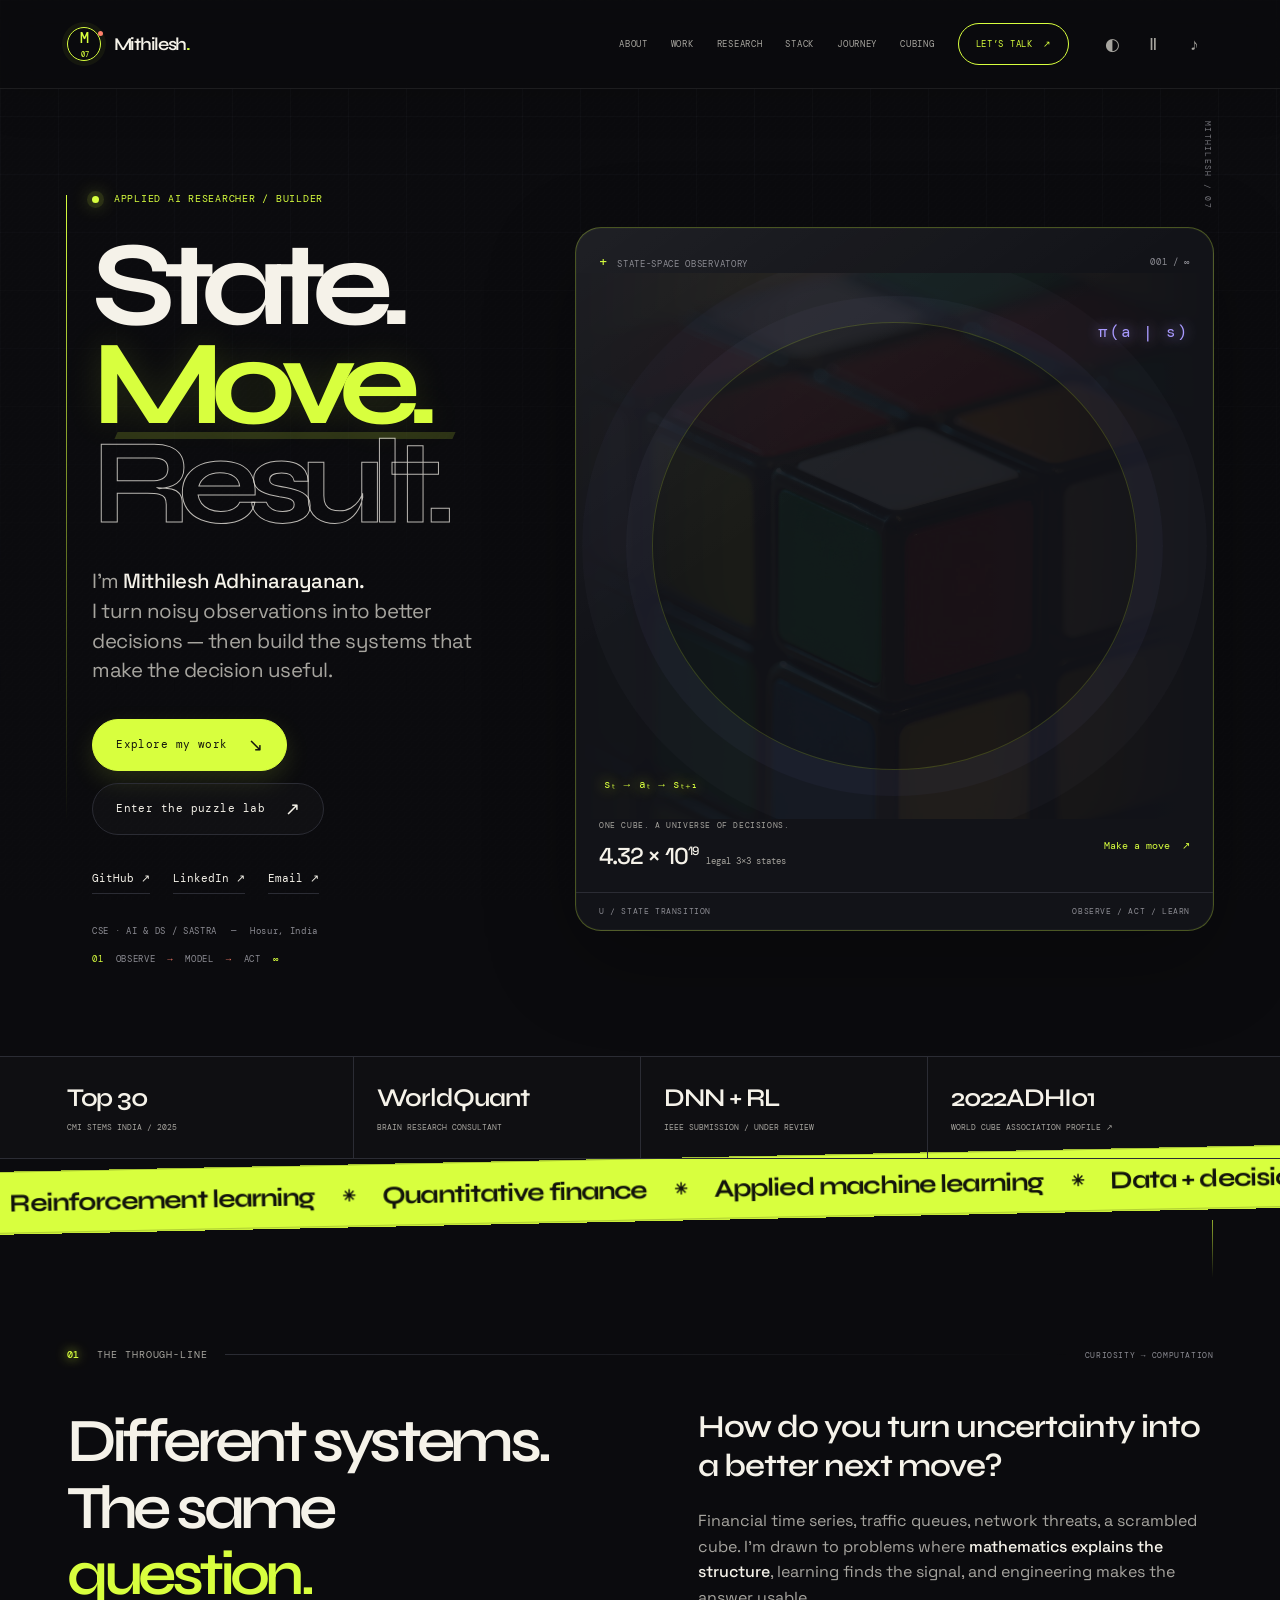
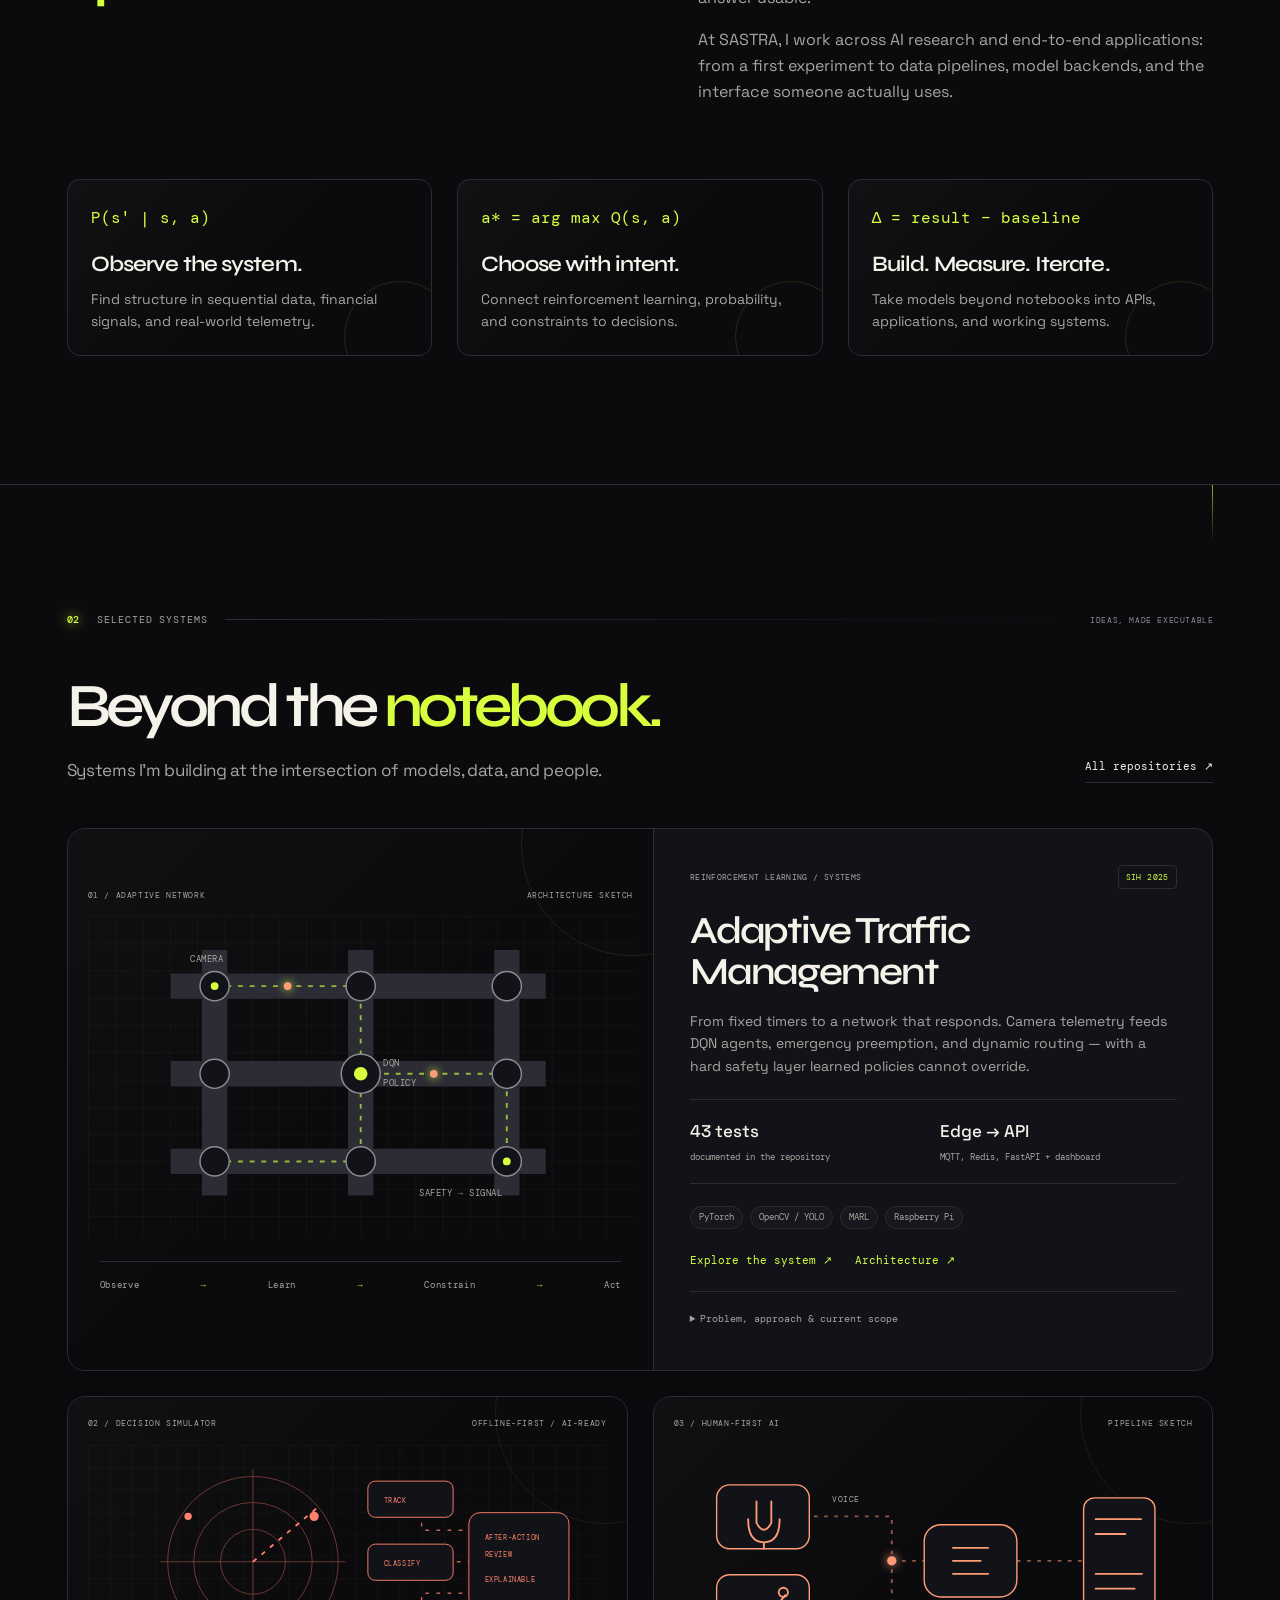
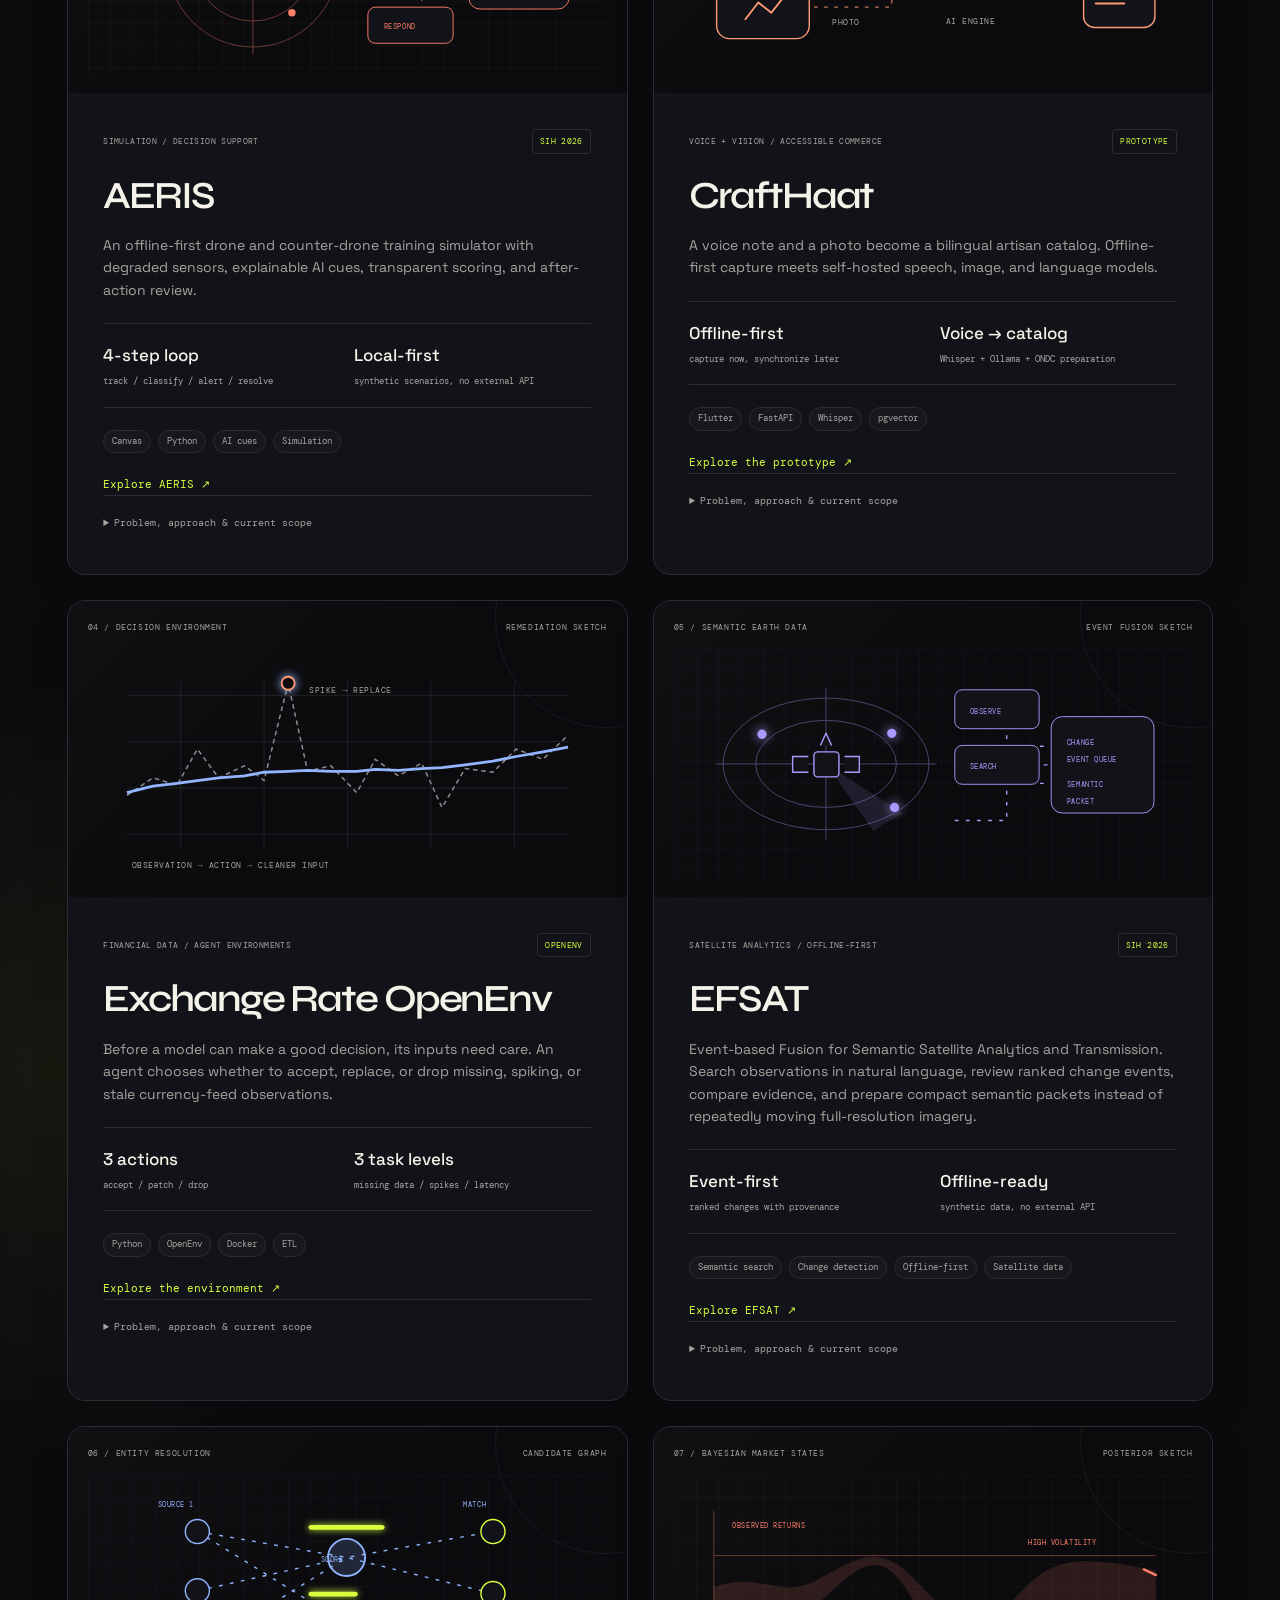
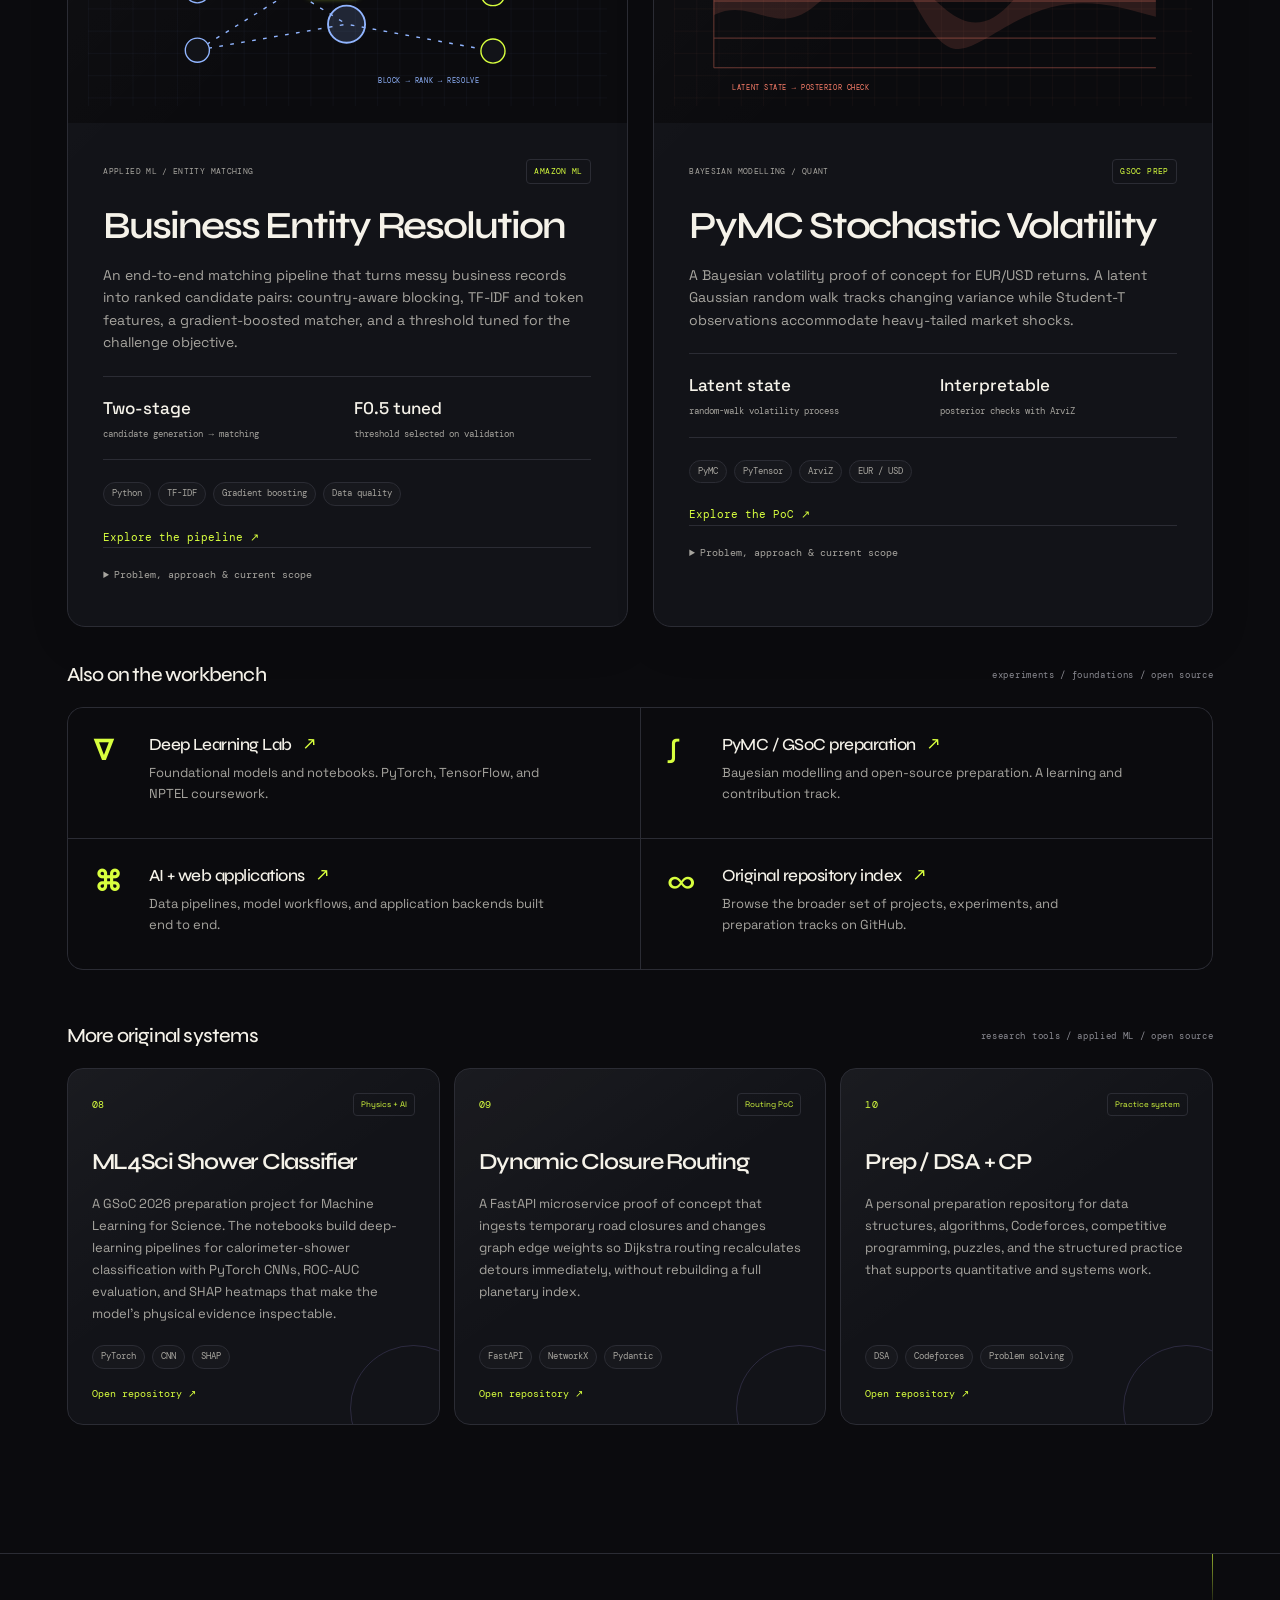
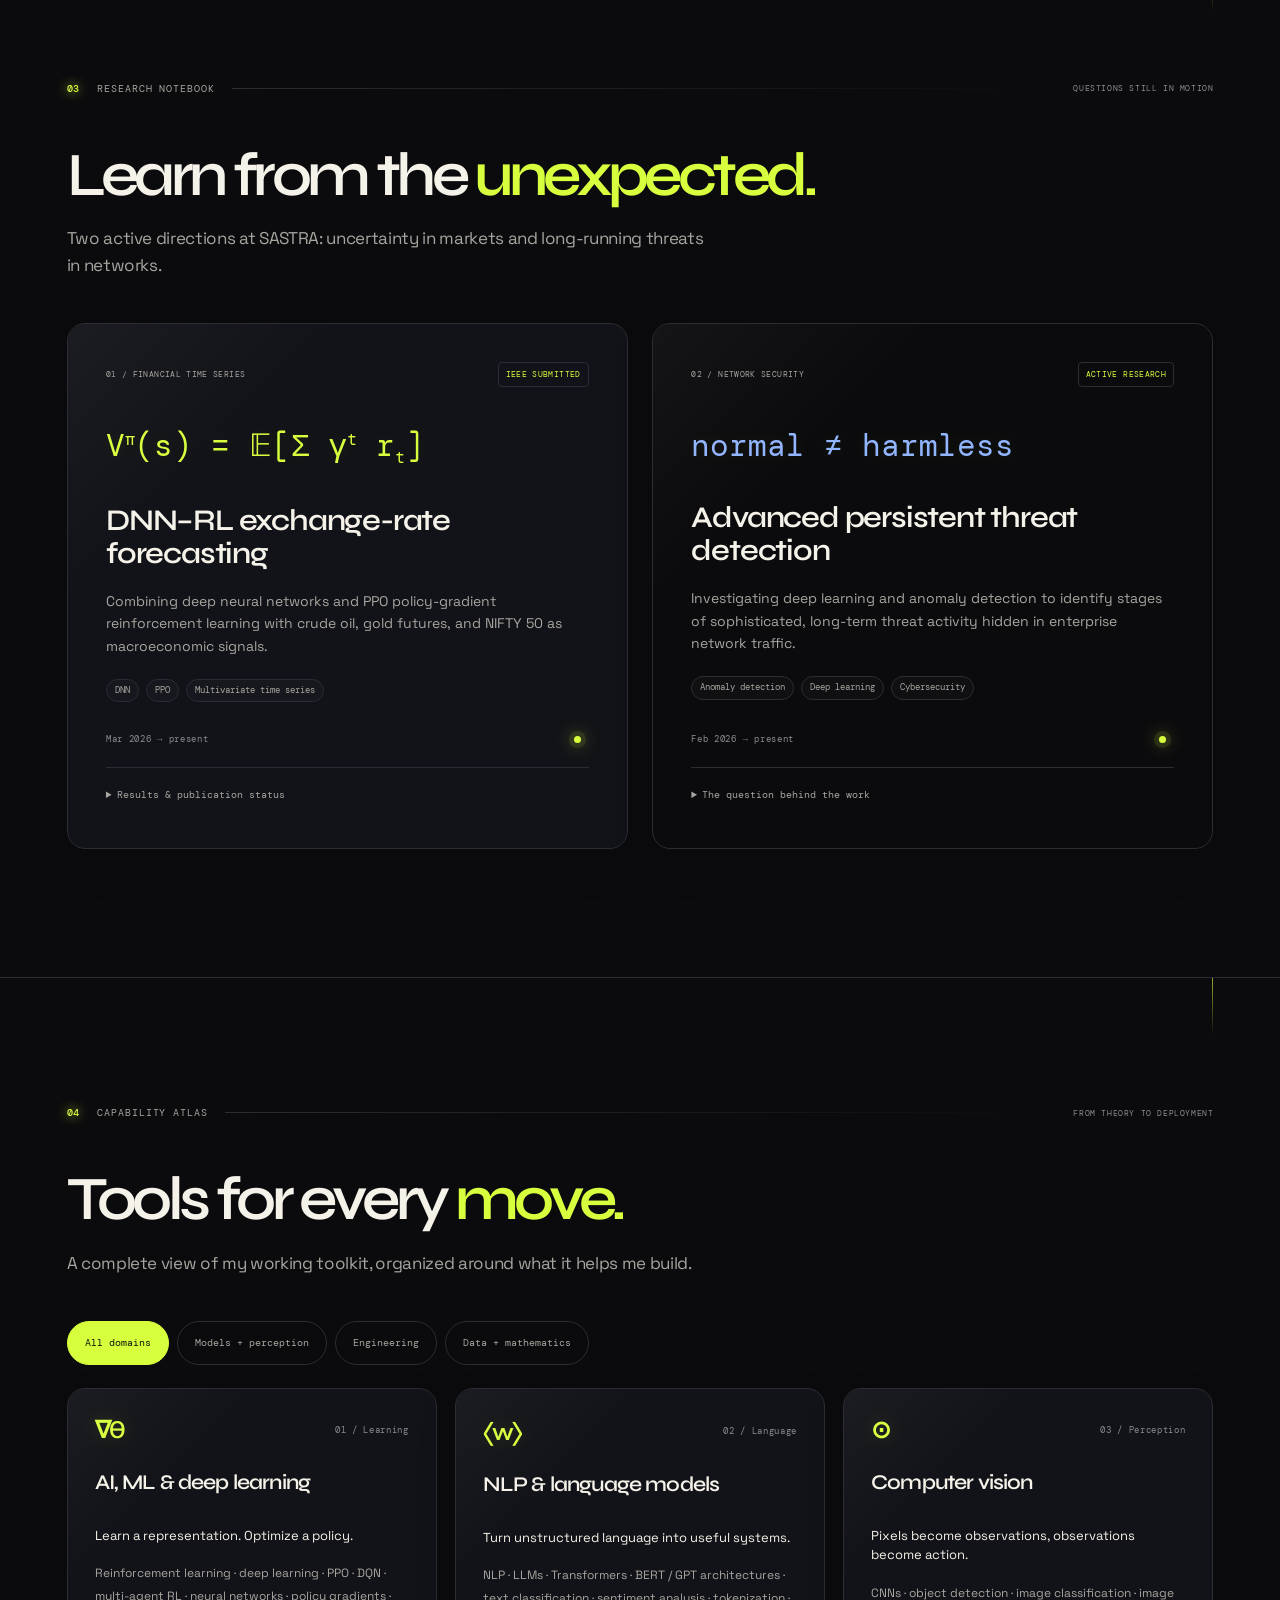
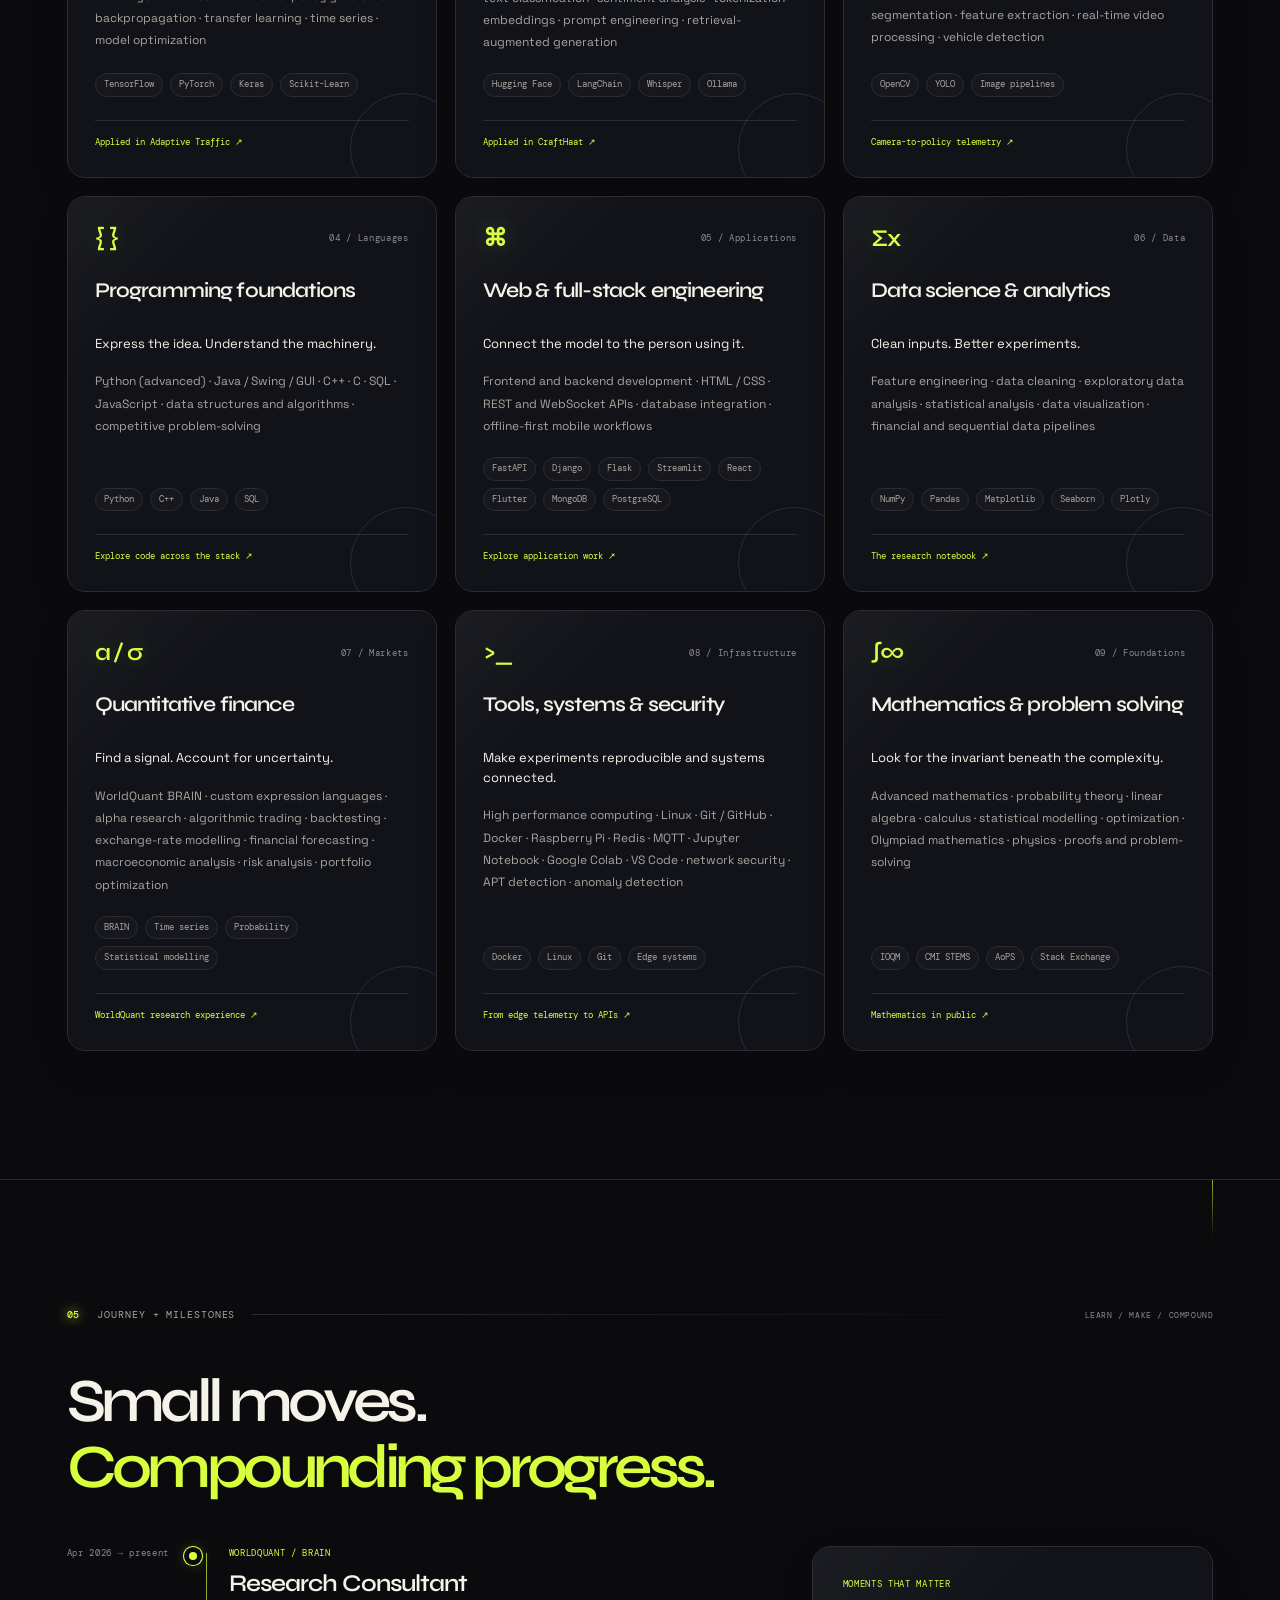
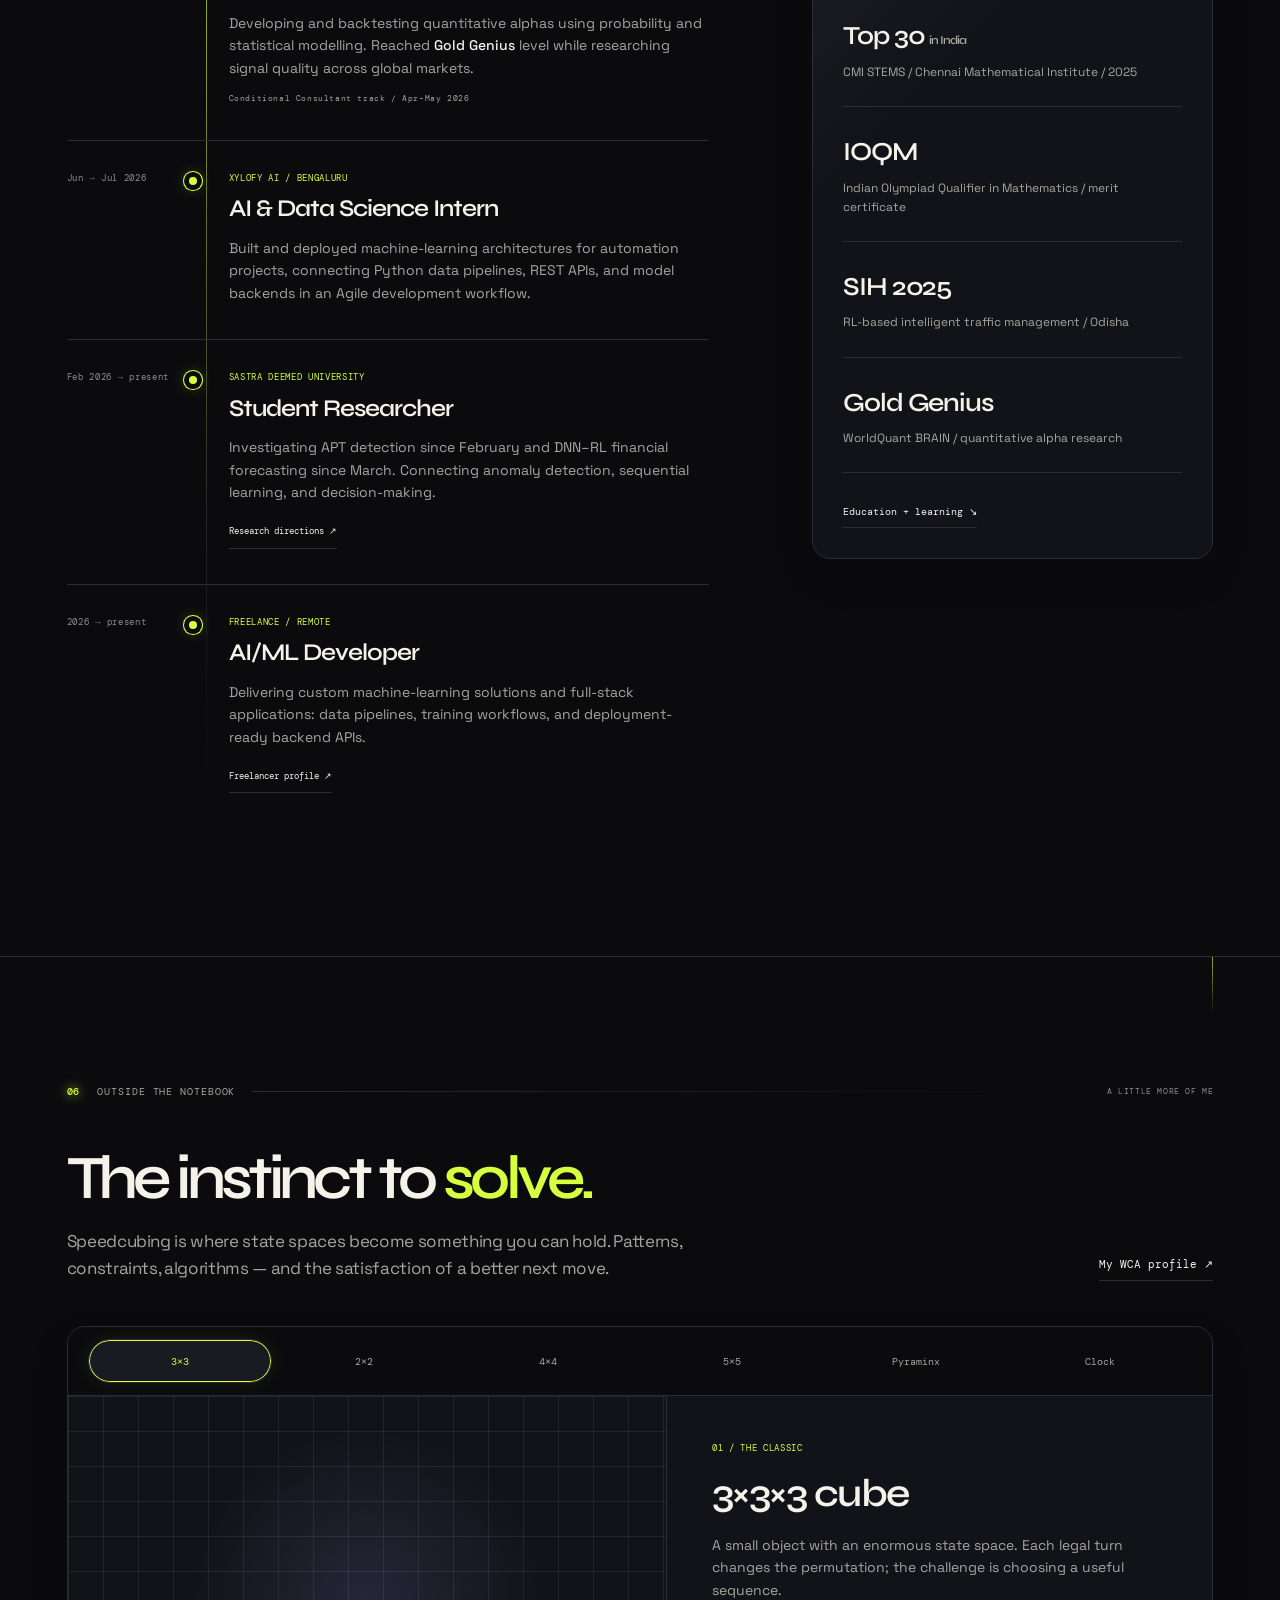
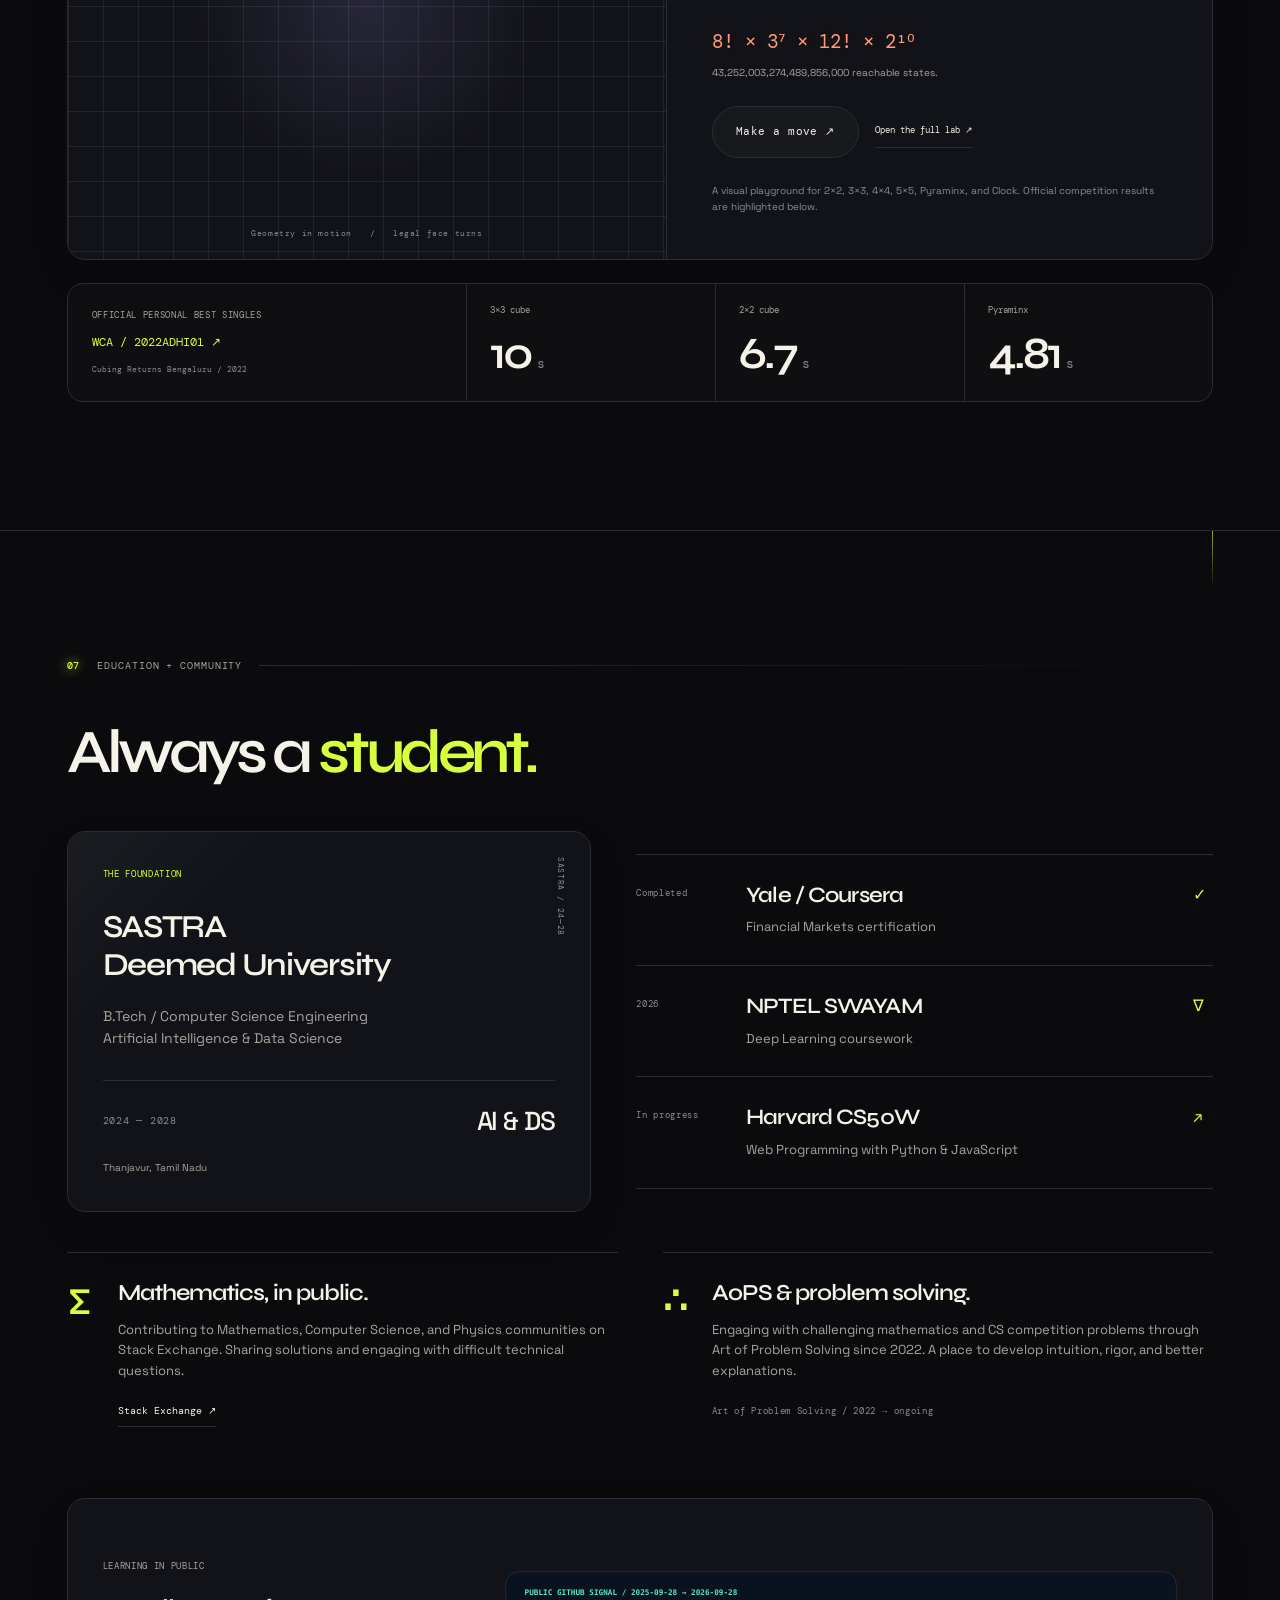
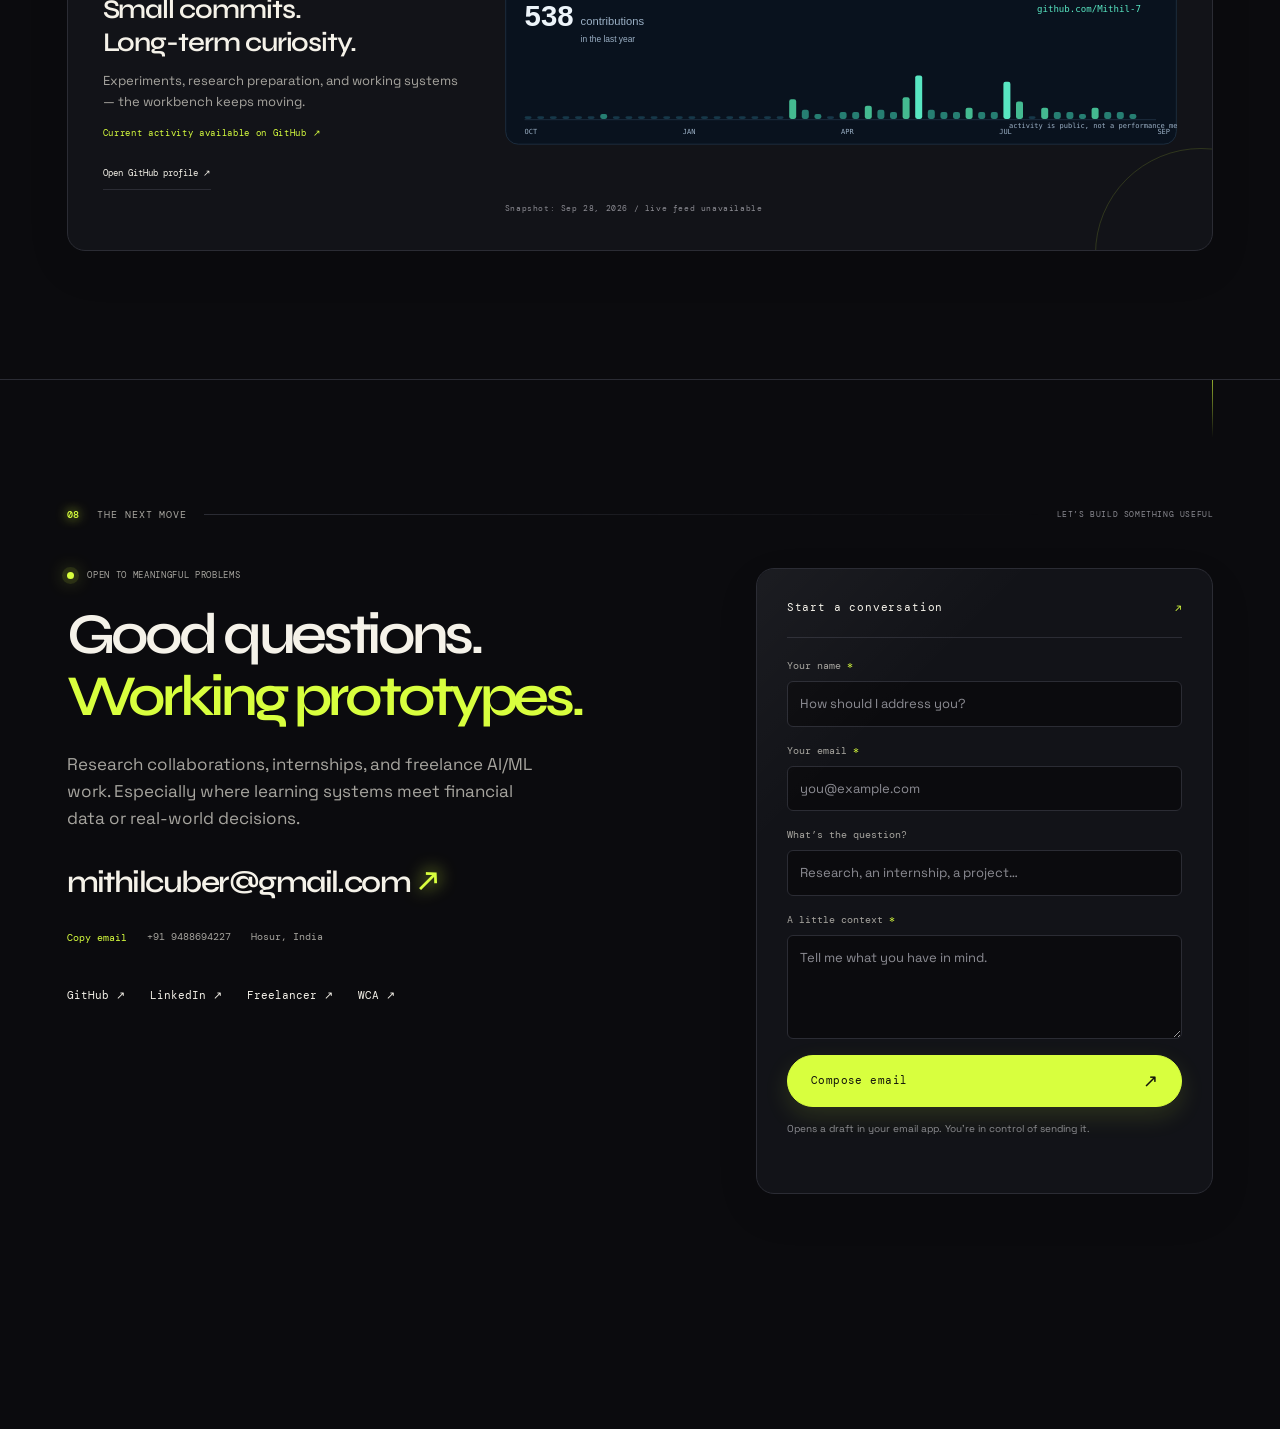
<file: index.html>
<!doctype html>
<html lang="en" data-theme="dark">
<head>
  <meta charset="utf-8">
  <meta name="viewport" content="width=device-width, initial-scale=1">
  <meta name="description" content="Mithilesh Adhinarayanan — AI researcher, quantitative finance enthusiast, engineer, and speedcuber. Explore reinforcement learning, research, and systems built beyond the notebook.">
  <meta name="theme-color" content="#0b0b0e">
  <meta name="author" content="Mithilesh Adhinarayanan">
  <meta property="og:type" content="website">
  <meta property="og:title" content="Mithilesh Adhinarayanan — Signal / Move / Result">
  <meta property="og:description" content="Applied AI research, quantitative finance, systems engineering, and the mathematics of making a better next move.">
  <meta property="og:url" content="https://mithil-7.github.io/">
  <meta property="og:image" content="https://mithil-7.github.io/assets/social-card.png">
  <meta property="og:image:width" content="1200">
  <meta property="og:image:height" content="630">
  <meta property="og:image:alt" content="Mithilesh Adhinarayanan — State. Move. Result. AI research, quantitative finance, and engineering.">
  <meta name="twitter:card" content="summary_large_image">
  <meta name="twitter:title" content="Mithilesh — Signal / Move / Result">
  <meta name="twitter:description" content="Applied AI research, quantitative finance, engineering, and the mathematics of making a better move.">
  <meta name="twitter:image" content="https://mithil-7.github.io/assets/social-card.png">
  <link rel="canonical" href="https://mithil-7.github.io/">
  <link rel="icon" href="assets/favicon.svg" type="image/svg+xml">
  <title>Mithilesh Adhinarayanan — Signal / Move / Result</title>
  <script>
    (() => {
      const root = document.documentElement;
      root.classList.add('js');
      try {
        const theme = localStorage.getItem('mithil-theme');
        root.dataset.theme = theme === 'light' ? 'light' : 'dark';
        if (localStorage.getItem('mithil-motion') === 'paused') root.dataset.motion = 'paused';
      } catch (_) { /* Use the accessible default when storage is unavailable. */ }
    })();
  </script>
  <link rel="preconnect" href="https://fonts.googleapis.com">
  <link rel="preconnect" href="https://fonts.gstatic.com" crossorigin>
  <link href="https://fonts.googleapis.com/css2?family=DM+Mono:wght@400;500&family=Space+Grotesk:wght@400;500;600;700&family=Syne:wght@500;600;700;800&display=swap" rel="stylesheet">
  <link rel="stylesheet" href="site.css">
  <script src="puzzles.js" defer></script>
  <script src="site.js" defer></script>
  <script src="ambient.js" defer></script>
  <script type="application/ld+json">
    {
      "@context": "https://schema.org",
      "@type": "Person",
      "name": "Mithilesh Adhinarayanan",
      "url": "https://mithil-7.github.io/",
      "email": "mailto:mithilcuber@gmail.com",
      "description": "Computer Science undergraduate, AI researcher, quantitative finance enthusiast, and engineer.",
      "affiliation": { "@type": "CollegeOrUniversity", "name": "SASTRA Deemed University" },
      "knowsAbout": ["Reinforcement learning", "Deep learning", "Quantitative finance", "Computer vision", "Full-stack development", "Mathematics", "Speedcubing"],
      "sameAs": ["https://github.com/Mithil-7", "https://www.linkedin.com/in/mithilesh-a-07486935b/", "https://stackexchange.com/users/36784600/mithil-a", "https://www.worldcubeassociation.org/persons/2022ADHI01"]
    }
  </script>
</head>
<body>
  <div class="site-noise" aria-hidden="true"></div>
  <div class="pointer-glow" aria-hidden="true"></div>
  <a class="skip-link" href="#top">Skip to main content</a>
  <header class="site-header">
    <div class="header-inner">
       <a class="brand" href="#top"><span class="brand-mark" aria-hidden="true">M<span>07</span></span><span>Mithilesh<span class="brand-dot">.</span></span></a>
       <nav class="nav" id="main-nav" aria-label="Main navigation">
         <a href="#about">About</a><a href="#work">Work</a><a href="#research">Research</a><a href="#skills">Stack</a><a href="#experience">Journey</a><a href="#cubing">Cubing</a><a class="nav-cta" href="#contact">Let’s talk <span aria-hidden="true">↗</span></a>
      </nav>
      <div class="header-tools">
        <button class="icon-button" id="theme-toggle" type="button" aria-pressed="false" aria-label="Switch to light theme" title="Change theme"><span aria-hidden="true">◐</span></button>
        <button class="icon-button" id="motion-toggle" type="button" aria-pressed="false" aria-label="Pause visual animations" title="Pause visual animations"><span id="motion-icon" aria-hidden="true">Ⅱ</span></button>
        <details class="sound-settings">
          <summary id="audio-settings-toggle" aria-label="Ambient sound off. Open sound controls" title="Ambient sound — click to turn on">♪</summary>
          <div class="sound-panel">
            <p class="eyebrow">A little atmosphere</p>
            <button class="utility-button" id="audio-toggle" type="button" aria-pressed="false" aria-label="Turn ambient sound on"><span aria-hidden="true">♪</span><span id="audio-label">Ambient off</span></button>
            <label for="audio-volume">Volume</label><input id="audio-volume" type="range" min="0" max="100" value="40" aria-label="Ambient sound volume">
            <span id="audio-status" class="sr-only" role="status" aria-live="polite">Ambient sound is off.</span>
          </div>
        </details>
      </div>
      <button class="menu-toggle" type="button" aria-expanded="false" aria-controls="main-nav">Menu <span aria-hidden="true">+</span></button>
    </div>
    <div class="scroll-progress" aria-hidden="true"><span id="scroll-progress-bar"></span></div>
  </header>

  <main id="top" tabindex="-1">
    <section class="hero shell" aria-labelledby="hero-title">
      <div class="hero-copy">
         <p class="eyebrow"><span class="status-dot" aria-hidden="true"></span> Applied AI researcher / builder</p>
         <h1 id="hero-title"><span class="sr-only">Mithilesh Adhinarayanan. </span><span>State.</span><span class="accent-text">Move.</span><span class="outline-text">Result.</span></h1>
         <p class="hero-lede">I’m <strong>Mithilesh Adhinarayanan.</strong><br>I turn noisy observations into better decisions — then build the systems that make the decision useful.</p>
        <div class="hero-actions"><a class="button primary" href="#work">Explore my work <span aria-hidden="true">↘</span></a><a class="button secondary" href="interactive-lab.html">Enter the puzzle lab <span aria-hidden="true">↗</span></a></div>
        <div class="hero-links"><a href="https://github.com/Mithil-7" target="_blank" rel="noopener noreferrer">GitHub ↗</a><a href="https://www.linkedin.com/in/mithilesh-a-07486935b/" target="_blank" rel="noopener noreferrer">LinkedIn ↗</a><a href="mailto:mithilcuber@gmail.com">Email ↗</a></div>
         <p class="hero-location mono">CSE · AI &amp; DS / SASTRA <span aria-hidden="true">—</span> Hosur, India</p>
         <p class="hero-signal mono"><span>01</span> observe <i>→</i> model <i>→</i> act <span>∞</span></p>
      </div>
      <figure class="observatory" aria-labelledby="observatory-caption">
        <div class="observatory-top mono"><span><span class="tiny-cross" aria-hidden="true">+</span> State-space observatory</span><span>001 / ∞</span></div>
        <div class="hero-visual" id="hero-visual">
          <img class="scene-fallback" src="assets/state-space.svg" alt="A colorful three-dimensional cube inside mathematical orbits" width="640" height="580" fetchpriority="high">
          <canvas id="hero-canvas" width="640" height="580" aria-hidden="true"></canvas>
          <span class="scene-coordinate mono" aria-hidden="true">sₜ → aₜ → sₜ₊₁</span>
          <span class="scene-equation mono" aria-hidden="true">π(a | s)</span>
        </div>
        <figcaption id="observatory-caption"><div><span class="eyebrow">One cube. A universe of decisions.</span><strong>4.32 × 10<sup>19</sup><span>legal 3×3 states</span></strong></div><button class="text-button js-control" type="button" id="hero-move">Make a move <span aria-hidden="true">↗</span></button></figcaption>
        <div class="observatory-bottom mono" aria-hidden="true"><span id="hero-notation">R · U · R′ · U′</span><span>observe / act / learn</span></div>
      </figure>
    </section>

    <section class="proof-strip shell" aria-label="At a glance">
      <a href="#experience"><strong>Top 30</strong><span>CMI STEMS India / 2025</span></a>
      <a href="#experience"><strong>WorldQuant</strong><span>BRAIN research consultant</span></a>
      <a href="#research"><strong>DNN + RL</strong><span>IEEE submission / under review</span></a>
      <a href="#cubing"><strong>2022ADHI01</strong><span>World Cube Association profile ↗</span></a>
    </section>

    <div class="signal-marquee" aria-label="Mithilesh's focus areas">
      <div class="signal-marquee-track"><span>Reinforcement learning</span><i>✳</i><span>Quantitative finance</span><i>✳</i><span>Applied machine learning</span><i>✳</i><span>Data + decisions</span><i>✳</i><span>Reinforcement learning</span><i>✳</i><span>Quantitative finance</span><i>✳</i><span>Applied machine learning</span><i>✳</i><span>Data + decisions</span><i>✳</i></div>
    </div>

    <section class="section shell about-section" id="about" aria-labelledby="about-title">
      <div class="section-label"><span class="section-number">01</span><span>The through-line</span><span class="section-line" aria-hidden="true"></span><span class="mono section-aside">curiosity → computation</span></div>
      <div class="about-grid">
        <h2 id="about-title">Different systems.<br>The same <em>question.</em></h2>
        <div class="about-copy"><p class="large-copy">How do you turn uncertainty into a better next move?</p><p>Financial time series, traffic queues, network threats, a scrambled cube. I’m drawn to problems where <strong>mathematics explains the structure</strong>, learning finds the signal, and engineering makes the answer usable.</p><p>At SASTRA, I work across AI research and end-to-end applications: from a first experiment to data pipelines, model backends, and the interface someone actually uses.</p></div>
      </div>
      <div class="thinking-grid">
        <article><span class="formula" aria-hidden="true">P(s′ | s, a)</span><h3>Observe the system.</h3><p>Find structure in sequential data, financial signals, and real-world telemetry.</p></article>
        <article><span class="formula" aria-hidden="true">a* = arg max Q(s, a)</span><h3>Choose with intent.</h3><p>Connect reinforcement learning, probability, and constraints to decisions.</p></article>
        <article><span class="formula" aria-hidden="true">Δ = result − baseline</span><h3>Build. Measure. Iterate.</h3><p>Take models beyond notebooks into APIs, applications, and working systems.</p></article>
      </div>
    </section>

    <section class="section shell" id="work" aria-labelledby="work-title">
      <div class="section-label"><span class="section-number">02</span><span>Selected systems</span><span class="section-line" aria-hidden="true"></span><span class="mono section-aside">ideas, made executable</span></div>
       <div class="section-heading"><div><h2 id="work-title">Beyond the <em>notebook.</em></h2><p class="section-intro">Systems I’m building at the intersection of models, data, and people.</p></div><a class="text-link" href="https://github.com/Mithil-7?tab=repositories" target="_blank" rel="noopener noreferrer">All repositories ↗</a></div>
      <div class="featured-projects">
         <article class="project-card project-wide project-traffic" id="project-traffic">
          <div class="project-visual traffic-visual">
            <div class="visual-label mono"><span>01 / Adaptive network</span><span>Architecture sketch</span></div>
            <svg class="architecture-art" viewBox="0 0 560 330" role="img" aria-labelledby="traffic-art-title">
              <title id="traffic-art-title">Camera telemetry flows through MQTT to a multi-agent policy and a hard safety layer</title>
              <defs><pattern id="traffic-grid" width="28" height="28" patternUnits="userSpaceOnUse"><path d="M28 0H0V28" fill="none" stroke="currentColor" stroke-width=".5" opacity=".12"/></pattern></defs>
              <rect width="560" height="330" fill="url(#traffic-grid)"/>
              <g class="diagram-road"><path d="M85 72H470M85 162H470M85 252H470M130 35V287M280 35V287M430 35V287"/></g>
              <g class="diagram-path"><path d="M130 72H280V162H430V252"/><path d="M130 252H280V162"/></g>
              <g class="diagram-node"><circle cx="130" cy="72" r="15"/><circle cx="280" cy="72" r="15"/><circle cx="430" cy="72" r="15"/><circle cx="130" cy="162" r="15"/><circle cx="280" cy="162" r="20"/><circle cx="430" cy="162" r="15"/><circle cx="130" cy="252" r="15"/><circle cx="280" cy="252" r="15"/><circle cx="430" cy="252" r="15"/></g>
              <g class="signal-lights"><circle cx="130" cy="72" r="4"/><circle cx="280" cy="162" r="7"/><circle cx="430" cy="252" r="4"/></g>
              <g class="flow-particle"><circle cx="205" cy="72" r="4"/><circle cx="355" cy="162" r="4"/></g>
              <g class="diagram-text"><text x="105" y="47">CAMERA</text><text x="303" y="154">DQN</text><text x="303" y="175">POLICY</text><text x="340" y="287">SAFETY → SIGNAL</text></g>
            </svg>
            <div class="pipeline mono"><span>Observe</span><span aria-hidden="true">→</span><span>Learn</span><span aria-hidden="true">→</span><span>Constrain</span><span aria-hidden="true">→</span><span>Act</span></div>
          </div>
          <div class="project-copy"><div class="card-meta"><span>Reinforcement learning / systems</span><span class="badge">SIH 2025</span></div><h3>Adaptive Traffic<br>Management</h3><p>From fixed timers to a network that responds. Camera telemetry feeds DQN agents, emergency preemption, and dynamic routing — with a hard safety layer learned policies cannot override.</p><div class="project-facts"><div><strong>43 tests</strong><span>documented in the repository</span></div><div><strong>Edge → API</strong><span>MQTT, Redis, FastAPI + dashboard</span></div></div><ul class="tags" aria-label="Project technologies"><li>PyTorch</li><li>OpenCV / YOLO</li><li>MARL</li><li>Raspberry Pi</li></ul><div class="card-links"><a href="https://github.com/Mithil-7/RL-Based-Traffic-Management-System" target="_blank" rel="noopener noreferrer">Explore the system ↗</a><a href="https://github.com/Mithil-7/RL-Based-Traffic-Management-System/blob/HEAD/ARCHITECTURE.md" target="_blank" rel="noopener noreferrer">Architecture ↗</a></div><details class="project-details"><summary>Problem, approach &amp; current scope</summary><p><strong>Problem:</strong> traffic demand changes faster than fixed signal schedules. <strong>Approach:</strong> per-intersection policies, a coordinator, telemetry contracts, and mandatory clearance constraints. <strong>Scope:</strong> an end-to-end simulated platform with documented camera and controller integration points; real-road validation is a separate step.</p></details></div>
         </article>
         <article class="project-card project-aeris">
            <div class="project-visual aeris-visual"><div class="visual-label mono"><span>02 / Decision simulator</span><span>Offline-first / AI-ready</span></div>
             <svg class="architecture-art" viewBox="0 0 560 250" role="img" aria-labelledby="aeris-art-title"><title id="aeris-art-title">A radar-style training simulator moves from sensor signals to an explainable after-action review</title><defs><pattern id="aeris-grid" width="24" height="24" patternUnits="userSpaceOnUse"><path d="M24 0H0V24" fill="none" stroke="currentColor" stroke-width=".5" opacity=".15"/></pattern></defs><rect width="560" height="250" fill="url(#aeris-grid)"/><g class="radar-rings"><circle cx="178" cy="126" r="92"/><circle cx="178" cy="126" r="64"/><circle cx="178" cy="126" r="35"/><path d="M178 26V226M78 126H278"/></g><path class="radar-sweep" d="M178 126L247 68"/><g class="radar-track"><circle cx="244" cy="77" r="5"/><circle cx="108" cy="77" r="4"/><circle cx="220" cy="181" r="4"/></g><g class="aeris-flow"><path d="M302 58H360V92H411"/><path d="M302 126H411"/><path d="M302 194H360V160H411"/></g><g class="aeris-box"><rect x="302" y="39" width="92" height="39" rx="8"/><rect x="302" y="107" width="92" height="39" rx="8"/><rect x="302" y="175" width="92" height="39" rx="8"/><rect x="411" y="73" width="108" height="104" rx="12"/></g><g class="aeris-text"><text x="319" y="63">TRACK</text><text x="319" y="131">CLASSIFY</text><text x="319" y="199">RESPOND</text><text x="428" y="103">AFTER-ACTION</text><text x="428" y="121">REVIEW</text><text x="428" y="148">EXPLAINABLE</text></g></svg>
           </div><div class="project-copy"><div class="card-meta"><span>Simulation / decision support</span><span class="badge">SIH 2026</span></div><h3>AERIS</h3><p>An offline-first drone and counter-drone training simulator with degraded sensors, explainable AI cues, transparent scoring, and after-action review.</p><div class="project-facts"><div><strong>4-step loop</strong><span>track / classify / alert / resolve</span></div><div><strong>Local-first</strong><span>synthetic scenarios, no external API</span></div></div><ul class="tags" aria-label="Project technologies"><li>Canvas</li><li>Python</li><li>AI cues</li><li>Simulation</li></ul><div class="card-links"><a href="https://github.com/Mithil-7/SIH26247-AERIS" target="_blank" rel="noopener noreferrer">Explore AERIS ↗</a></div><details class="project-details"><summary>Problem, approach &amp; current scope</summary><p><strong>Problem:</strong> training decisions should remain measurable when sensors are noisy or degraded. <strong>Approach:</strong> deterministic scenario packs, a browser radar console, a local classifier cue, and an end-of-run review. <strong>Scope:</strong> a synthetic training prototype for the SIH 2026 brief.</p></details></div>
         </article>
          <article class="project-card project-craft">
            <div class="project-visual craft-visual"><div class="visual-label mono"><span>03 / Human-first AI</span><span>Pipeline sketch</span></div>
            <svg class="architecture-art" viewBox="0 0 560 250" role="img" aria-labelledby="craft-art-title"><title id="craft-art-title">Voice and photo become a product catalog through a self-hosted AI pipeline</title><g class="diagram-line"><path d="M118 77H235V125H337M118 175H235V125"/><path d="M370 125H442"/></g><g class="diagram-box"><rect x="46" y="43" width="100" height="69" rx="14"/><rect x="46" y="140" width="100" height="69" rx="14"/><rect x="270" y="86" width="100" height="78" rx="18"/><rect x="442" y="57" width="77" height="140" rx="12"/></g><g class="diagram-icon"><path d="M89 61V84Q97 99 105 84V61M80 80Q80 105 97 105Q114 105 114 80M97 105V112M77 188L91 170L105 181L120 162"/><circle cx="118" cy="159" r="5"/><path d="M301 111H339M301 125H331M301 139H339M455 80H504M455 96H487M455 139H505M455 155H497M455 171H486"/></g><g class="diagram-text"><text x="171" y="62">VOICE</text><text x="171" y="194">PHOTO</text><text x="293" y="193">AI ENGINE</text></g><circle class="flow-dot" cx="235" cy="125" r="5"/></svg>
          </div><div class="project-copy"><div class="card-meta"><span>Voice + vision / accessible commerce</span><span class="badge">Prototype</span></div><h3>CraftHaat</h3><p>A voice note and a photo become a bilingual artisan catalog. Offline-first capture meets self-hosted speech, image, and language models.</p><div class="project-facts"><div><strong>Offline-first</strong><span>capture now, synchronize later</span></div><div><strong>Voice → catalog</strong><span>Whisper + Ollama + ONDC preparation</span></div></div><ul class="tags" aria-label="Project technologies"><li>Flutter</li><li>FastAPI</li><li>Whisper</li><li>pgvector</li></ul><div class="card-links"><a href="https://github.com/Mithil-7/CraaftHaat" target="_blank" rel="noopener noreferrer">Explore the prototype ↗</a></div><details class="project-details"><summary>Problem, approach &amp; current scope</summary><p><strong>Problem:</strong> catalog entry should not require typing or a reliable connection. <strong>Approach:</strong> a local draft queue, self-hosted inference, and structured catalog generation. <strong>Scope:</strong> a prototype; production authentication and live ONDC gateway publishing are ongoing work.</p></details></div>
        </article>
         <article class="project-card project-feed">
            <div class="project-visual feed-visual"><div class="visual-label mono"><span>04 / Decision environment</span><span>Remediation sketch</span></div>
            <svg class="architecture-art" viewBox="0 0 560 250" role="img" aria-labelledby="feed-art-title"><title id="feed-art-title">An exchange-rate agent chooses to accept, replace, or drop noisy feed observations</title><g class="chart-grid"><path d="M42 50H518M42 100H518M42 150H518M42 200H518M100 35V216M190 35V216M280 35V216M370 35V216M460 35V216"/></g><path class="noisy-signal" d="M42 158L70 139L96 147L118 108L141 139L169 126L190 142L216 37L237 132L262 126L290 155L310 119L335 137L360 123L382 171L407 129L437 133L462 108L491 119L518 93"/><path class="clean-signal" d="M42 155L70 148L96 145L118 142L141 139L169 137L190 133L216 132L237 131L262 132L290 132L310 130L335 131L360 129L382 128L407 125L437 121L462 116L491 111L518 106"/><circle class="signal-marker" cx="216" cy="37" r="7"/><g class="diagram-text"><text x="239" y="48">SPIKE → REPLACE</text><text x="47" y="236">OBSERVATION → ACTION → CLEANER INPUT</text></g></svg>
          </div><div class="project-copy"><div class="card-meta"><span>Financial data / agent environments</span><span class="badge">OpenEnv</span></div><h3>Exchange Rate OpenEnv</h3><p>Before a model can make a good decision, its inputs need care. An agent chooses whether to accept, replace, or drop missing, spiking, or stale currency-feed observations.</p><div class="project-facts"><div><strong>3 actions</strong><span>accept / patch / drop</span></div><div><strong>3 task levels</strong><span>missing data / spikes / latency</span></div></div><ul class="tags" aria-label="Project technologies"><li>Python</li><li>OpenEnv</li><li>Docker</li><li>ETL</li></ul><div class="card-links"><a href="https://github.com/Mithil-7/Open_Env-Exchange_rate" target="_blank" rel="noopener noreferrer">Explore the environment ↗</a></div><details class="project-details"><summary>Problem, approach &amp; current scope</summary><p><strong>Problem:</strong> corrupted ticks contaminate downstream quantitative models. <strong>Approach:</strong> explicit observation/action spaces and increasingly difficult remediation tasks. <strong>Scope:</strong> a simulated feed-remediation environment, distinct from the exchange-rate forecasting research below.</p></details></div>
        </article>
         <article class="project-card project-satellite">
            <div class="project-visual satellite-visual"><div class="visual-label mono"><span>05 / Semantic earth data</span><span>Event fusion sketch</span></div>
             <svg class="architecture-art" viewBox="0 0 560 250" role="img" aria-labelledby="satellite-art-title"><title id="satellite-art-title">Satellite observations flow through semantic search and change-event review into a compact transmission packet</title><defs><pattern id="satellite-grid" width="24" height="24" patternUnits="userSpaceOnUse"><path d="M24 0H0V24" fill="none" stroke="currentColor" stroke-width=".5" opacity=".14"/></pattern></defs><rect width="560" height="250" fill="url(#satellite-grid)"/><g class="satellite-orbit"><ellipse cx="164" cy="124" rx="111" ry="71"/><ellipse cx="164" cy="124" rx="76" ry="47"/><path d="M45 124H283M164 42V206"/></g><g class="satellite-beam"><path d="M164 124L247 177L215 196Z"/></g><g class="satellite-body"><rect x="151" y="111" width="27" height="27" rx="4"/><path d="M145 116H128V133H145M184 116H200V133H184M158 104L164 91L170 104"/></g><g class="event-pulse"><circle cx="95" cy="92" r="5"/><circle cx="235" cy="91" r="5"/><circle cx="238" cy="171" r="5"/></g><g class="satellite-flow"><path d="M303 65H359V105H407"/><path d="M303 125H407"/><path d="M303 185H359V145H407"/></g><g class="satellite-box"><rect x="303" y="44" width="91" height="42" rx="8"/><rect x="303" y="104" width="91" height="42" rx="8"/><rect x="407" y="73" width="111" height="104" rx="12"/></g><g class="satellite-text"><text x="319" y="70">OBSERVE</text><text x="319" y="130">SEARCH</text><text x="424" y="104">CHANGE</text><text x="424" y="122">EVENT QUEUE</text><text x="424" y="149">SEMANTIC</text><text x="424" y="167">PACKET</text></g></svg>
           </div><div class="project-copy"><div class="card-meta"><span>Satellite analytics / offline-first</span><span class="badge">SIH 2026</span></div><h3>EFSAT</h3><p>Event-based Fusion for Semantic Satellite Analytics and Transmission. Search observations in natural language, review ranked change events, compare evidence, and prepare compact semantic packets instead of repeatedly moving full-resolution imagery.</p><div class="project-facts"><div><strong>Event-first</strong><span>ranked changes with provenance</span></div><div><strong>Offline-ready</strong><span>synthetic data, no external API</span></div></div><ul class="tags" aria-label="EFSAT technologies"><li>Semantic search</li><li>Change detection</li><li>Offline-first</li><li>Satellite data</li></ul><div class="card-links"><a href="https://github.com/Mithil-7/EFSAT" target="_blank" rel="noopener noreferrer">Explore EFSAT ↗</a></div><details class="project-details"><summary>Problem, approach &amp; current scope</summary><p><strong>Problem:</strong> analysts should be able to find meaningful changes without repeatedly transferring entire image collections. <strong>Approach:</strong> natural-language search, a ranked change-event queue, an AOI evidence panel, and semantic packet preview. <strong>Scope:</strong> an offline-first prototype using synthetic demonstration data.</p></details></div>
         </article>
          <article class="project-card project-match">
            <div class="project-visual match-visual"><div class="visual-label mono"><span>06 / Entity resolution</span><span>Candidate graph</span></div>
             <svg class="architecture-art" viewBox="0 0 560 250" role="img" aria-labelledby="match-art-title"><title id="match-art-title">Records are blocked, scored, and resolved through a candidate matching graph</title><defs><pattern id="match-grid" width="24" height="24" patternUnits="userSpaceOnUse"><path d="M24 0H0V24" fill="none" stroke="currentColor" stroke-width=".5" opacity=".14"/></pattern></defs><rect width="560" height="250" fill="url(#match-grid)"/><g class="match-edge"><path d="M118 61L279 89L437 61"/><path d="M118 125L279 89L437 128"/><path d="M118 189L279 161L437 190"/><path d="M118 61L279 161"/><path d="M118 189L279 89"/></g><g class="match-node source"><circle cx="118" cy="61" r="13"/><circle cx="118" cy="125" r="13"/><circle cx="118" cy="189" r="13"/></g><g class="match-node model"><circle cx="279" cy="89" r="20"/><circle cx="279" cy="161" r="20"/></g><g class="match-node target"><circle cx="437" cy="61" r="13"/><circle cx="437" cy="128" r="13"/><circle cx="437" cy="190" r="13"/></g><g class="match-label"><text x="75" y="35">SOURCE 1</text><text x="251" y="94">SCORE</text><text x="405" y="35">MATCH</text><text x="313" y="224">BLOCK → RANK → RESOLVE</text></g><g class="match-score"><rect x="238" y="54" width="82" height="5" rx="3"/><rect x="238" y="126" width="53" height="5" rx="3"/></g></svg>
           </div><div class="project-copy"><div class="card-meta"><span>Applied ML / entity matching</span><span class="badge">Amazon ML</span></div><h3>Business Entity Resolution</h3><p>An end-to-end matching pipeline that turns messy business records into ranked candidate pairs: country-aware blocking, TF-IDF and token features, a gradient-boosted matcher, and a threshold tuned for the challenge objective.</p><div class="project-facts"><div><strong>Two-stage</strong><span>candidate generation → matching</span></div><div><strong>F0.5 tuned</strong><span>threshold selected on validation</span></div></div><ul class="tags" aria-label="Business Entity Resolution technologies"><li>Python</li><li>TF-IDF</li><li>Gradient boosting</li><li>Data quality</li></ul><div class="card-links"><a href="https://github.com/Mithil-7/Amazon_ML-challenge" target="_blank" rel="noopener noreferrer">Explore the pipeline ↗</a></div><details class="project-details"><summary>Problem, approach &amp; current scope</summary><p><strong>Problem:</strong> the same entity can appear under different names, addresses, and source systems. <strong>Approach:</strong> reduce the search space with country and token-aware blocking, then score candidates with name, address, and country features. <strong>Scope:</strong> a challenge pipeline that writes the required candidate and matching outputs.</p></details></div>
         </article>
          <article class="project-card project-volatility">
            <div class="project-visual volatility-visual"><div class="visual-label mono"><span>07 / Bayesian market states</span><span>Posterior sketch</span></div>
             <svg class="architecture-art" viewBox="0 0 560 250" role="img" aria-labelledby="volatility-art-title"><title id="volatility-art-title">A noisy exchange-rate return series is interpreted through a latent volatility state</title><defs><pattern id="volatility-grid" width="24" height="24" patternUnits="userSpaceOnUse"><path d="M24 0H0V24" fill="none" stroke="currentColor" stroke-width=".5" opacity=".14"/></pattern></defs><rect width="560" height="250" fill="url(#volatility-grid)"/><g class="volatility-axis"><path d="M43 39V208H520"/><path d="M43 87H520M43 136H520M43 176H520"/></g><path class="volatility-band" d="M43 121C93 103 112 134 151 115S217 68 259 112S326 181 367 134S433 86 520 103L520 153C467 138 425 127 367 159S299 211 259 137S193 108 151 142S85 131 43 151Z"/><path class="volatility-signal" d="M43 138L67 129L88 143L109 115L130 154L151 129L174 118L195 92L216 132L238 71L259 128L281 186L303 105L325 144L346 168L367 132L389 89L411 118L433 153L455 111L477 125L499 98L520 108"/><g class="volatility-label"><text x="63" y="57">OBSERVED RETURNS</text><text x="63" y="232">LATENT STATE → POSTERIOR CHECK</text><text x="382" y="76">HIGH VOLATILITY</text></g></svg>
           </div><div class="project-copy"><div class="card-meta"><span>Bayesian modelling / quant</span><span class="badge">GSoC prep</span></div><h3>PyMC Stochastic Volatility</h3><p>A Bayesian volatility proof of concept for EUR/USD returns. A latent Gaussian random walk tracks changing variance while Student-T observations accommodate heavy-tailed market shocks.</p><div class="project-facts"><div><strong>Latent state</strong><span>random-walk volatility process</span></div><div><strong>Interpretable</strong><span>posterior checks with ArviZ</span></div></div><ul class="tags" aria-label="PyMC Stochastic Volatility technologies"><li>PyMC</li><li>PyTensor</li><li>ArviZ</li><li>EUR / USD</li></ul><div class="card-links"><a href="https://github.com/Mithil-7/BSTS" target="_blank" rel="noopener noreferrer">Explore the PoC ↗</a></div><details class="project-details"><summary>Problem, approach &amp; current scope</summary><p><strong>Problem:</strong> market returns do not have constant variance, especially during shocks. <strong>Approach:</strong> infer a latent volatility process with a Gaussian random walk and Student-T observation model, then inspect convergence and posterior behavior. <strong>Scope:</strong> a preparatory Bayesian time-series notebook for a PyMC-focused GSoC path.</p></details></div>
         </article>
       </div>
       <div class="more-work"><div class="subsection-heading"><h3>Also on the workbench</h3><span class="mono">experiments / foundations / open source</span></div><div class="workbench-grid">
        <a href="https://github.com/Mithil-7/DL--nptel-learning-projects" target="_blank" rel="noopener noreferrer"><span class="workbench-icon" aria-hidden="true">∇</span><div><h4>Deep Learning Lab <span aria-hidden="true">↗</span></h4><p>Foundational models and notebooks. PyTorch, TensorFlow, and NPTEL coursework.</p></div></a>
        <a href="https://github.com/Mithil-7/GSoC-2026-PyMC-Preparation" target="_blank" rel="noopener noreferrer"><span class="workbench-icon" aria-hidden="true">∫</span><div><h4>PyMC / GSoC preparation <span aria-hidden="true">↗</span></h4><p>Bayesian modelling and open-source preparation. A learning and contribution track.</p></div></a>
         <a href="https://github.com/Mithil-7/Data-Science-projects" target="_blank" rel="noopener noreferrer"><span class="workbench-icon" aria-hidden="true">⌘</span><div><h4>AI + web applications <span aria-hidden="true">↗</span></h4><p>Data pipelines, model workflows, and application backends built end to end.</p></div></a>
          <a href="https://github.com/Mithil-7?tab=repositories" target="_blank" rel="noopener noreferrer"><span class="workbench-icon" aria-hidden="true">∞</span><div><h4>Original repository index <span aria-hidden="true">↗</span></h4><p>Browse the broader set of projects, experiments, and preparation tracks on GitHub.</p></div></a>
       </div></div>
       <div class="project-notes" aria-labelledby="more-projects-title">
         <div class="subsection-heading"><h3 id="more-projects-title">More original systems</h3><span class="mono">research tools / applied ML / open source</span></div>
         <div class="project-notes-grid">
            <article class="project-note">
              <div class="project-note-top"><span class="project-note-index mono">08</span><span class="badge">Physics + AI</span></div>
             <h4>ML4Sci Shower Classifier</h4>
             <p>A GSoC 2026 preparation project for Machine Learning for Science. The notebooks build deep-learning pipelines for calorimeter-shower classification with PyTorch CNNs, ROC-AUC evaluation, and SHAP heatmaps that make the model’s physical evidence inspectable.</p>
             <ul class="tags" aria-label="ML4Sci technologies"><li>PyTorch</li><li>CNN</li><li>SHAP</li></ul>
             <a class="project-note-link" href="https://github.com/Mithil-7/ML4Sci-prep" target="_blank" rel="noopener noreferrer">Open repository ↗</a>
           </article>
           <article class="project-note">
             <div class="project-note-top"><span class="project-note-index mono">09</span><span class="badge">Routing PoC</span></div>
             <h4>Dynamic Closure Routing</h4>
             <p>A FastAPI microservice proof of concept that ingests temporary road closures and changes graph edge weights so Dijkstra routing recalculates detours immediately, without rebuilding a full planetary index.</p>
             <ul class="tags" aria-label="Dynamic Closure Routing technologies"><li>FastAPI</li><li>NetworkX</li><li>Pydantic</li></ul>
             <a class="project-note-link" href="https://github.com/Mithil-7/OSM-Closure-Routing-PoC" target="_blank" rel="noopener noreferrer">Open repository ↗</a>
           </article>
           <article class="project-note">
             <div class="project-note-top"><span class="project-note-index mono">10</span><span class="badge">Practice system</span></div>
             <h4>Prep / DSA + CP</h4>
             <p>A personal preparation repository for data structures, algorithms, Codeforces, competitive programming, puzzles, and the structured practice that supports quantitative and systems work.</p>
             <ul class="tags" aria-label="Prep repository focus"><li>DSA</li><li>Codeforces</li><li>Problem solving</li></ul>
             <a class="project-note-link" href="https://github.com/Mithil-7/Prep" target="_blank" rel="noopener noreferrer">Open repository ↗</a>
           </article>
         </div>
       </div>
     </section>

    <section class="section shell" id="research" aria-labelledby="research-title">
      <div class="section-label"><span class="section-number">03</span><span>Research notebook</span><span class="section-line" aria-hidden="true"></span><span class="mono section-aside">questions still in motion</span></div>
      <div class="section-heading"><div><h2 id="research-title">Learn from the <em>unexpected.</em></h2><p class="section-intro">Two active directions at SASTRA: uncertainty in markets and long-running threats in networks.</p></div></div>
      <div class="research-grid">
        <article class="research-card"><div class="card-meta"><span>01 / Financial time series</span><span class="badge">IEEE submitted</span></div><div class="research-formula" aria-hidden="true">V<sup>π</sup>(s) = 𝔼[Σ γ<sup>t</sup> r<sub>t</sub>]</div><h3>DNN–RL exchange-rate forecasting</h3><p>Combining deep neural networks and PPO policy-gradient reinforcement learning with crude oil, gold futures, and NIFTY 50 as macroeconomic signals.</p><ul class="tags"><li>DNN</li><li>PPO</li><li>Multivariate time series</li></ul><div class="research-bottom"><span class="mono">Mar 2026 → present</span><span class="status-dot" aria-hidden="true"></span></div><details class="research-detail"><summary>Results &amp; publication status</summary><p>The research reports predictive accuracy above 95%. The paper is submitted to IEEE and awaiting peer review. This reported result needs to be read with the study’s metric, data split, and baseline; a public evaluation artifact is not linked here yet.</p></details></article>
        <article class="research-card"><div class="card-meta"><span>02 / Network security</span><span class="badge">Active research</span></div><div class="research-formula" aria-hidden="true">normal ≠ harmless</div><h3>Advanced persistent threat detection</h3><p>Investigating deep learning and anomaly detection to identify stages of sophisticated, long-term threat activity hidden in enterprise network traffic.</p><ul class="tags"><li>Anomaly detection</li><li>Deep learning</li><li>Cybersecurity</li></ul><div class="research-bottom"><span class="mono">Feb 2026 → present</span><span class="status-dot" aria-hidden="true"></span></div><details class="research-detail"><summary>The question behind the work</summary><p>How can models connect subtle anomalies across network activity rather than treating every event in isolation? This is an ongoing research direction, with investigation focused on threat stages and persistent behavior.</p></details></article>
      </div>
    </section>

    <section class="section shell" id="skills" aria-labelledby="skills-title">
      <div class="section-label"><span class="section-number">04</span><span>Capability atlas</span><span class="section-line" aria-hidden="true"></span><span class="mono section-aside">from theory to deployment</span></div>
      <div class="section-heading"><div><h2 id="skills-title">Tools for every <em>move.</em></h2><p class="section-intro">A complete view of my working toolkit, organized around what it helps me build.</p></div></div>
      <div class="skill-filter js-control" role="group" aria-label="Filter skill domains"><button type="button" data-skill-filter="all" aria-pressed="true">All domains</button><button type="button" data-skill-filter="learning" aria-pressed="false">Models + perception</button><button type="button" data-skill-filter="systems" aria-pressed="false">Engineering</button><button type="button" data-skill-filter="quant" aria-pressed="false">Data + mathematics</button></div>
      <p id="skill-filter-status" class="sr-only" aria-live="polite"></p>
      <div class="skills-grid">
        <article class="skill-card" data-skill-domain="learning"><div class="skill-card-top"><span class="skill-symbol" aria-hidden="true">∇θ</span><span class="mono">01 / Learning</span></div><h3>AI, ML &amp; deep learning</h3><p class="skill-lede">Learn a representation. Optimize a policy.</p><p>Reinforcement learning · deep learning · PPO · DQN · multi-agent RL · neural networks · policy gradients · backpropagation · transfer learning · time series · model optimization</p><ul class="tags"><li>TensorFlow</li><li>PyTorch</li><li>Keras</li><li>Scikit-Learn</li></ul><a class="skill-proof" href="#project-traffic">Applied in Adaptive Traffic ↗</a></article>
        <article class="skill-card" data-skill-domain="learning"><div class="skill-card-top"><span class="skill-symbol" aria-hidden="true">⟨w⟩</span><span class="mono">02 / Language</span></div><h3>NLP &amp; language models</h3><p class="skill-lede">Turn unstructured language into useful systems.</p><p>NLP · LLMs · Transformers · BERT / GPT architectures · text classification · sentiment analysis · tokenization · embeddings · prompt engineering · retrieval-augmented generation</p><ul class="tags"><li>Hugging Face</li><li>LangChain</li><li>Whisper</li><li>Ollama</li></ul><a class="skill-proof" href="https://github.com/Mithil-7/CraaftHaat" target="_blank" rel="noopener noreferrer">Applied in CraftHaat ↗</a></article>
        <article class="skill-card" data-skill-domain="learning"><div class="skill-card-top"><span class="skill-symbol" aria-hidden="true">⊙</span><span class="mono">03 / Perception</span></div><h3>Computer vision</h3><p class="skill-lede">Pixels become observations, observations become action.</p><p>CNNs · object detection · image classification · image segmentation · feature extraction · real-time video processing · vehicle detection</p><ul class="tags"><li>OpenCV</li><li>YOLO</li><li>Image pipelines</li></ul><a class="skill-proof" href="#project-traffic">Camera-to-policy telemetry ↗</a></article>
        <article class="skill-card" data-skill-domain="systems"><div class="skill-card-top"><span class="skill-symbol" aria-hidden="true">{ }</span><span class="mono">04 / Languages</span></div><h3>Programming foundations</h3><p class="skill-lede">Express the idea. Understand the machinery.</p><p>Python (advanced) · Java / Swing / GUI · C++ · C · SQL · JavaScript · data structures and algorithms · competitive problem-solving</p><ul class="tags"><li>Python</li><li>C++</li><li>Java</li><li>SQL</li></ul><a class="skill-proof" href="https://github.com/Mithil-7?tab=repositories" target="_blank" rel="noopener noreferrer">Explore code across the stack ↗</a></article>
        <article class="skill-card" data-skill-domain="systems"><div class="skill-card-top"><span class="skill-symbol" aria-hidden="true">⌘</span><span class="mono">05 / Applications</span></div><h3>Web &amp; full-stack engineering</h3><p class="skill-lede">Connect the model to the person using it.</p><p>Frontend and backend development · HTML / CSS · REST and WebSocket APIs · database integration · offline-first mobile workflows</p><ul class="tags"><li>FastAPI</li><li>Django</li><li>Flask</li><li>Streamlit</li><li>React</li><li>Flutter</li><li>MongoDB</li><li>PostgreSQL</li></ul><a class="skill-proof" href="https://github.com/Mithil-7/Data-Science-projects" target="_blank" rel="noopener noreferrer">Explore application work ↗</a></article>
        <article class="skill-card" data-skill-domain="quant"><div class="skill-card-top"><span class="skill-symbol" aria-hidden="true">Σx</span><span class="mono">06 / Data</span></div><h3>Data science &amp; analytics</h3><p class="skill-lede">Clean inputs. Better experiments.</p><p>Feature engineering · data cleaning · exploratory data analysis · statistical analysis · data visualization · financial and sequential data pipelines</p><ul class="tags"><li>NumPy</li><li>Pandas</li><li>Matplotlib</li><li>Seaborn</li><li>Plotly</li></ul><a class="skill-proof" href="#research">The research notebook ↗</a></article>
        <article class="skill-card" data-skill-domain="quant"><div class="skill-card-top"><span class="skill-symbol" aria-hidden="true">α / σ</span><span class="mono">07 / Markets</span></div><h3>Quantitative finance</h3><p class="skill-lede">Find a signal. Account for uncertainty.</p><p>WorldQuant BRAIN · custom expression languages · alpha research · algorithmic trading · backtesting · exchange-rate modelling · financial forecasting · macroeconomic analysis · risk analysis · portfolio optimization</p><ul class="tags"><li>BRAIN</li><li>Time series</li><li>Probability</li><li>Statistical modelling</li></ul><a class="skill-proof" href="#experience">WorldQuant research experience ↗</a></article>
        <article class="skill-card" data-skill-domain="systems"><div class="skill-card-top"><span class="skill-symbol" aria-hidden="true">&gt;_</span><span class="mono">08 / Infrastructure</span></div><h3>Tools, systems &amp; security</h3><p class="skill-lede">Make experiments reproducible and systems connected.</p><p>High performance computing · Linux · Git / GitHub · Docker · Raspberry Pi · Redis · MQTT · Jupyter Notebook · Google Colab · VS Code · network security · APT detection · anomaly detection</p><ul class="tags"><li>Docker</li><li>Linux</li><li>Git</li><li>Edge systems</li></ul><a class="skill-proof" href="#work">From edge telemetry to APIs ↗</a></article>
        <article class="skill-card" data-skill-domain="quant"><div class="skill-card-top"><span class="skill-symbol" aria-hidden="true">∫∞</span><span class="mono">09 / Foundations</span></div><h3>Mathematics &amp; problem solving</h3><p class="skill-lede">Look for the invariant beneath the complexity.</p><p>Advanced mathematics · probability theory · linear algebra · calculus · statistical modelling · optimization · Olympiad mathematics · physics · proofs and problem-solving</p><ul class="tags"><li>IOQM</li><li>CMI STEMS</li><li>AoPS</li><li>Stack Exchange</li></ul><a class="skill-proof" href="#profile">Mathematics in public ↗</a></article>
      </div>
    </section>

    <section class="section shell" id="experience" aria-labelledby="experience-title">
      <div class="section-label"><span class="section-number">05</span><span>Journey + milestones</span><span class="section-line" aria-hidden="true"></span><span class="mono section-aside">learn / make / compound</span></div>
      <div class="section-heading"><div><h2 id="experience-title">Small moves.<br><em>Compounding progress.</em></h2></div></div>
      <div class="journey-layout"><div class="timeline">
        <article class="timeline-item"><div class="timeline-date mono">Apr 2026 → present<span class="timeline-dot" aria-hidden="true"></span></div><div><span class="eyebrow">WorldQuant / BRAIN</span><h3>Research Consultant</h3><p>Developing and backtesting quantitative alphas using probability and statistical modelling. Reached <strong>Gold Genius</strong> level while researching signal quality across global markets.</p><p class="timeline-note mono">Conditional Consultant track / Apr–May 2026</p></div></article>
        <article class="timeline-item"><div class="timeline-date mono">Jun → Jul 2026<span class="timeline-dot" aria-hidden="true"></span></div><div><span class="eyebrow">XYlofy AI / Bengaluru</span><h3>AI &amp; Data Science Intern</h3><p>Built and deployed machine-learning architectures for automation projects, connecting Python data pipelines, REST APIs, and model backends in an Agile development workflow.</p></div></article>
        <article class="timeline-item"><div class="timeline-date mono">Feb 2026 → present<span class="timeline-dot" aria-hidden="true"></span></div><div><span class="eyebrow">SASTRA Deemed University</span><h3>Student Researcher</h3><p>Investigating APT detection since February and DNN–RL financial forecasting since March. Connecting anomaly detection, sequential learning, and decision-making.</p><a class="text-link" href="#research">Research directions ↗</a></div></article>
        <article class="timeline-item"><div class="timeline-date mono">2026 → present<span class="timeline-dot" aria-hidden="true"></span></div><div><span class="eyebrow">Freelance / remote</span><h3>AI/ML Developer</h3><p>Delivering custom machine-learning solutions and full-stack applications: data pipelines, training workflows, and deployment-ready backend APIs.</p><a class="text-link" href="https://www.freelancer.in/u/Mithil7a" target="_blank" rel="noopener noreferrer">Freelancer profile ↗</a></div></article>
      </div><aside class="milestone-board" aria-label="Selected milestones"><span class="eyebrow">Moments that matter</span><article><strong>Top 30 <span>in India</span></strong><p>CMI STEMS / Chennai Mathematical Institute / 2025</p></article><article><strong>IOQM</strong><p>Indian Olympiad Qualifier in Mathematics / merit certificate</p></article><article><strong>SIH 2025</strong><p>RL-based intelligent traffic management / Odisha</p></article><article><strong>Gold Genius</strong><p>WorldQuant BRAIN / quantitative alpha research</p></article><a class="text-link" href="#profile">Education + learning ↘</a></aside></div>
    </section>

    <section class="section shell" id="cubing" aria-labelledby="cubing-title">
      <div class="section-label"><span class="section-number">06</span><span>Outside the notebook</span><span class="section-line" aria-hidden="true"></span><span class="mono section-aside">a little more of me</span></div>
      <div class="section-heading"><div><h2 id="cubing-title">The instinct to <em>solve.</em></h2><p class="section-intro">Speedcubing is where state spaces become something you can hold. Patterns, constraints, algorithms — and the satisfaction of a better next move.</p></div><a class="text-link" href="https://www.worldcubeassociation.org/persons/2022ADHI01" target="_blank" rel="noopener noreferrer">My WCA profile ↗</a></div>
      <div class="puzzle-explorer">
        <div class="puzzle-tabs js-control" role="tablist" aria-label="Explore puzzle visualizations"><button type="button" role="tab" id="puzzle-tab-3" data-puzzle="3" aria-selected="true" aria-controls="puzzle-panel">3×3</button><button type="button" role="tab" id="puzzle-tab-2" data-puzzle="2" aria-selected="false" aria-controls="puzzle-panel" tabindex="-1">2×2</button><button type="button" role="tab" id="puzzle-tab-4" data-puzzle="4" aria-selected="false" aria-controls="puzzle-panel" tabindex="-1">4×4</button><button type="button" role="tab" id="puzzle-tab-5" data-puzzle="5" aria-selected="false" aria-controls="puzzle-panel" tabindex="-1">5×5</button><button type="button" role="tab" id="puzzle-tab-pyram" data-puzzle="pyram" aria-selected="false" aria-controls="puzzle-panel" tabindex="-1">Pyraminx</button><button type="button" role="tab" id="puzzle-tab-clock" data-puzzle="clock" aria-selected="false" aria-controls="puzzle-panel" tabindex="-1">Clock</button></div>
        <div class="puzzle-panel" id="puzzle-panel" role="tabpanel" aria-labelledby="puzzle-tab-3"><figure class="puzzle-stage"><img class="scene-fallback" src="assets/state-space.svg" alt="A three-dimensional Rubik’s cube visualization" width="640" height="580" loading="lazy"><canvas id="puzzle-canvas" width="560" height="440" aria-hidden="true"></canvas><figcaption class="mono">Geometry in motion <span aria-hidden="true">/</span> <span id="puzzle-visual-mode">legal face turns</span></figcaption></figure><div class="puzzle-copy"><span class="eyebrow" id="puzzle-kicker">01 / The classic</span><h3 id="puzzle-name">3×3×3 cube</h3><p id="puzzle-description">A small object with an enormous state space. Each legal turn changes the permutation; the challenge is choosing a useful sequence.</p><div class="puzzle-math" id="puzzle-math">8! × 3⁷ × 12! × 2¹⁰</div><p class="puzzle-math-note" id="puzzle-math-note">43,252,003,274,489,856,000 reachable states.</p><div class="puzzle-actions"><button class="button secondary js-control" id="puzzle-move" type="button">Make a move ↗</button><a class="text-link" href="interactive-lab.html">Open the full lab ↗</a></div><p class="puzzle-note">A visual playground for 2×2, 3×3, 4×4, 5×5, Pyraminx, and Clock. Official competition results are highlighted below.</p></div></div>
      </div>
      <div class="wca-strip"><div class="wca-identity"><span class="eyebrow">Official personal best singles</span><a href="https://www.worldcubeassociation.org/persons/2022ADHI01" target="_blank" rel="noopener noreferrer">WCA / 2022ADHI01 ↗</a><p>Cubing Returns Bengaluru / 2022</p></div><div class="wca-record"><span>3×3 cube</span><strong>10<small>s</small></strong></div><div class="wca-record"><span>2×2 cube</span><strong>6.7<small>s</small></strong></div><div class="wca-record"><span>Pyraminx</span><strong>4.81<small>s</small></strong></div></div>
    </section>

    <section class="section shell" id="profile" aria-labelledby="profile-title">
      <div class="section-label"><span class="section-number">07</span><span>Education + community</span><span class="section-line" aria-hidden="true"></span></div>
      <div class="section-heading"><div><h2 id="profile-title">Always a <em>student.</em></h2></div></div>
       <div class="profile-grid"><article class="education-card"><span class="eyebrow">The foundation</span><h3>SASTRA<br>Deemed University</h3><p>B.Tech / Computer Science Engineering<br>Artificial Intelligence &amp; Data Science</p><div class="education-meta"><span class="mono">2024 — 2028</span><strong>AI &amp; DS</strong></div><p class="small-copy">Thanjavur, Tamil Nadu</p></article><div class="learning-list"><article><span class="mono">Completed</span><div><h3>Yale / Coursera</h3><p>Financial Markets certification</p></div><span aria-hidden="true">✓</span></article><article><span class="mono">2026</span><div><h3>NPTEL SWAYAM</h3><p>Deep Learning coursework</p></div><span aria-hidden="true">∇</span></article><article><span class="mono">In progress</span><div><h3>Harvard CS50W</h3><p>Web Programming with Python &amp; JavaScript</p></div><span aria-hidden="true">↗</span></article></div></div>
      <div class="community-grid"><article><span class="community-symbol" aria-hidden="true">∑</span><div><h3>Mathematics, in public.</h3><p>Contributing to Mathematics, Computer Science, and Physics communities on Stack Exchange. Sharing solutions and engaging with difficult technical questions.</p><a class="text-link" href="https://stackexchange.com/users/36784600/mithil-a" target="_blank" rel="noopener noreferrer">Stack Exchange ↗</a></div></article><article><span class="community-symbol" aria-hidden="true">∴</span><div><h3>AoPS &amp; problem solving.</h3><p>Engaging with challenging mathematics and CS competition problems through Art of Problem Solving since 2022. A place to develop intuition, rigor, and better explanations.</p><span class="mono small-copy">Art of Problem Solving / 2022 → ongoing</span></div></article></div>
      <div class="activity-panel" id="activity-panel"><div class="activity-copy"><span class="eyebrow">Learning in public</span><h3>Small commits.<br>Long-term curiosity.</h3><p>Experiments, research preparation, and working systems — the workbench keeps moving.</p><p id="ghContribCount" class="mono activity-count" aria-live="polite">Current activity on GitHub ↗</p><a class="text-link" href="https://github.com/Mithil-7?tab=overview" target="_blank" rel="noopener noreferrer">Open GitHub profile ↗</a></div><figure class="activity-visual"><a href="https://github.com/Mithil-7?tab=overview" target="_blank" rel="noopener noreferrer"><div id="ghCalendar" class="gh-calendar-wrap"><img src="assets/contributions.svg" width="960" height="248" alt="Dated GitHub activity snapshot from September 28, 2026; open GitHub for current activity" loading="lazy"></div></a><figcaption class="mono" id="gh-calendar-caption">Dated snapshot / live profile linked above</figcaption></figure></div>
    </section>

    <section class="section shell contact-section" id="contact" aria-labelledby="contact-title">
      <div class="section-label"><span class="section-number">08</span><span>The next move</span><span class="section-line" aria-hidden="true"></span><span class="mono section-aside">let’s build something useful</span></div>
      <div class="contact-layout"><div class="contact-copy"><span class="eyebrow"><span class="status-dot" aria-hidden="true"></span> Open to meaningful problems</span><h2 id="contact-title">Good questions.<br><em>Working prototypes.</em></h2><p>Research collaborations, internships, and freelance AI/ML work. Especially where learning systems meet financial data or real-world decisions.</p><a class="contact-email" href="mailto:mithilcuber@gmail.com">mithilcuber@<wbr>gmail.com <span aria-hidden="true">↗</span></a><div class="contact-direct"><button class="text-button js-control" id="copy-email" type="button">Copy email</button><a href="tel:+919488694227">+91 9488694227</a><span>Hosur, India</span></div><div class="contact-socials"><a href="https://github.com/Mithil-7" target="_blank" rel="noopener noreferrer">GitHub ↗</a><a href="https://www.linkedin.com/in/mithilesh-a-07486935b/" target="_blank" rel="noopener noreferrer">LinkedIn ↗</a><a href="https://www.freelancer.in/u/Mithil7a" target="_blank" rel="noopener noreferrer">Freelancer ↗</a><a href="https://www.worldcubeassociation.org/persons/2022ADHI01" target="_blank" rel="noopener noreferrer">WCA ↗</a></div><span id="copy-status" class="sr-only" role="status" aria-live="polite"></span></div>
        <form class="contact-form" id="contact-form" action="mailto:mithilcuber@gmail.com" method="get"><div class="form-header"><span class="mono">Start a conversation</span><span aria-hidden="true">↗</span></div><label for="contact-name">Your name <span>*</span><input id="contact-name" name="name" type="text" required autocomplete="name" placeholder="How should I address you?"></label><label for="contact-email">Your email <span>*</span><input id="contact-email" name="email" type="email" required autocomplete="email" placeholder="you@example.com"></label><label for="contact-subject">What’s the question?<input id="contact-subject" name="subject" type="text" placeholder="Research, an internship, a project…"></label><label for="contact-message">A little context <span>*</span><textarea id="contact-message" name="message" rows="4" required placeholder="Tell me what you have in mind."></textarea></label><button class="button primary" type="submit">Compose email <span aria-hidden="true">↗</span></button><p class="form-note">Opens a draft in your email app. You’re in control of sending it.</p><span id="contact-form-status" class="form-status" role="status" aria-live="polite"></span></form>
      </div>
    </section>
  </main>
  <footer class="footer shell"><a class="brand" href="#top"><span class="brand-mark" aria-hidden="true">M<span>07</span></span><span>Mithilesh<span class="brand-dot">.</span></span></a><p>Mathematics. Machine learning. A better next move.<br><span class="mono">Mithilesh Adhinarayanan / Hosur, India</span></p><a class="text-link" href="#top">Back to top ↑</a></footer>
</body>
</html>
</file>
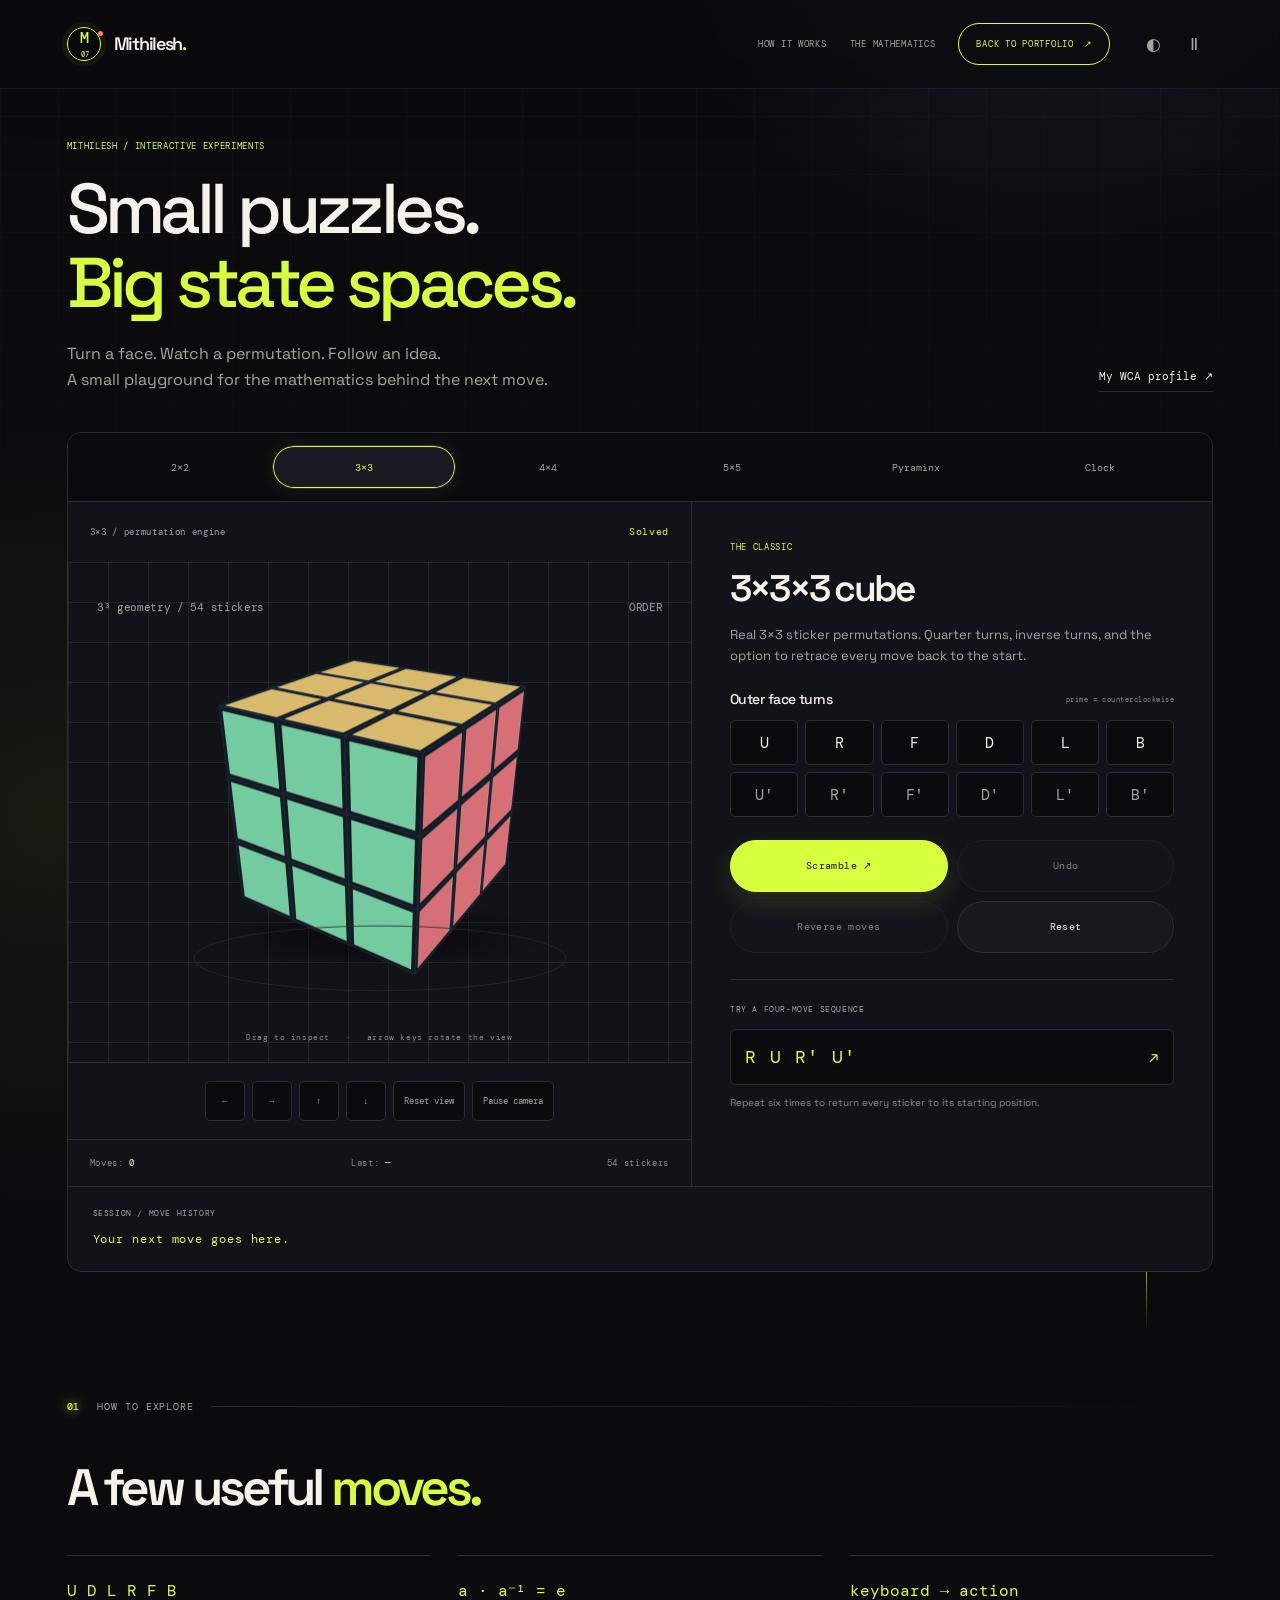
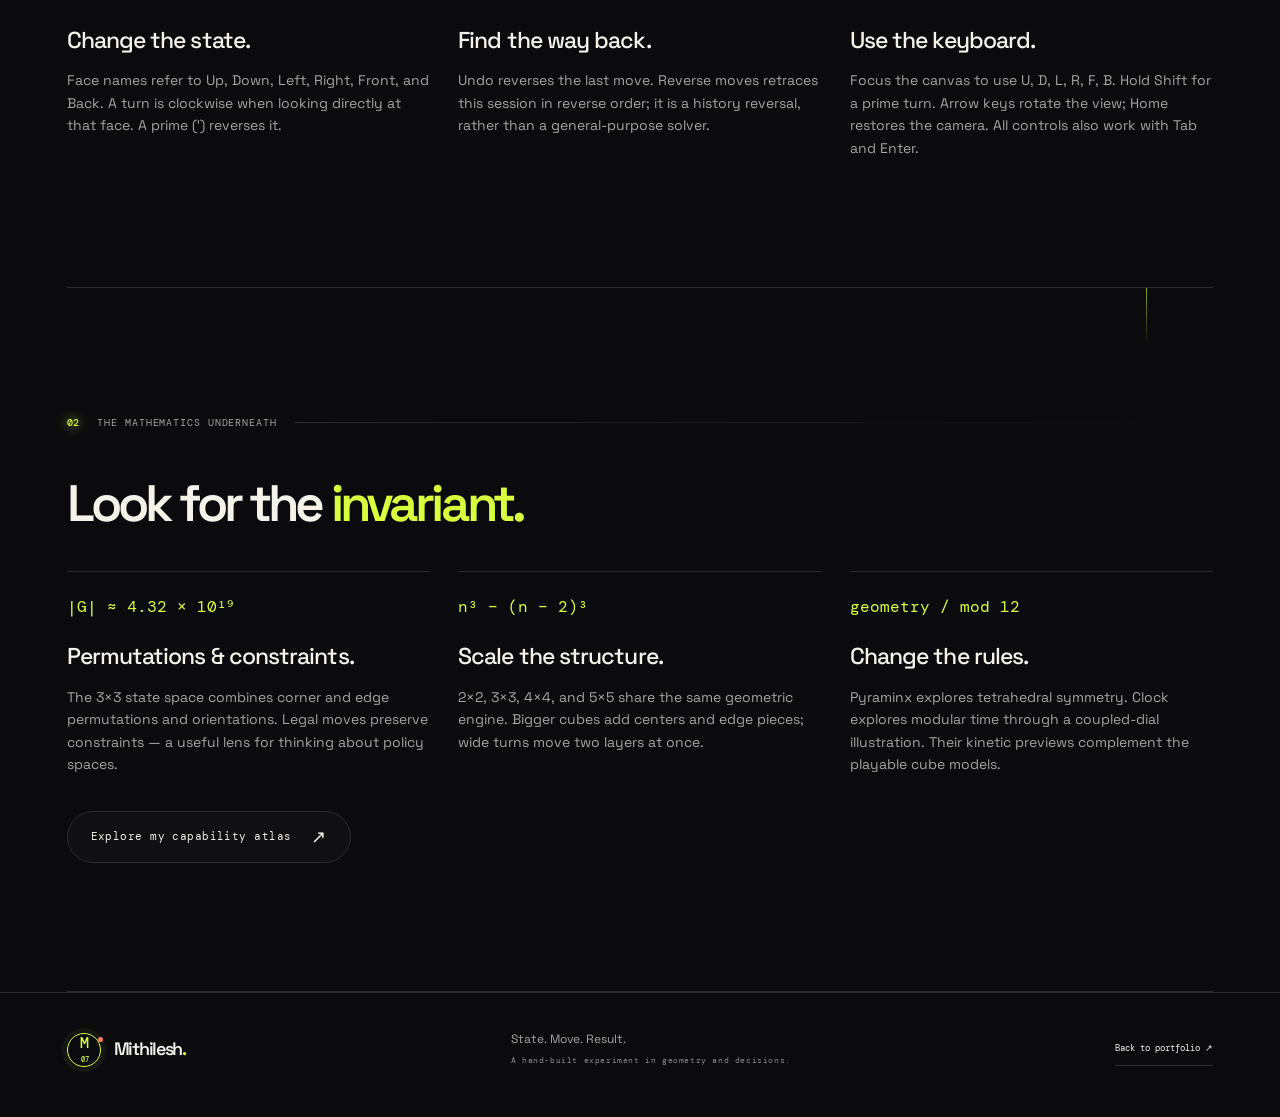
<file: interactive-lab.html>
<!doctype html>
<html lang="en" data-theme="dark">
<head>
  <meta charset="utf-8">
  <meta name="viewport" content="width=device-width, initial-scale=1">
  <meta name="description" content="Mithilesh’s Puzzle Lab. Play with real 2×2, 3×3, 4×4 and 5×5 cube permutations, and explore the geometry of Pyraminx and Clock.">
  <meta name="theme-color" content="#080d14">
  <link rel="canonical" href="https://mithil-7.github.io/interactive-lab.html">
  <link rel="icon" href="assets/favicon.svg" type="image/svg+xml">
  <title>Puzzle Lab — Mithilesh Adhinarayanan</title>
  <script>
    (() => {
      document.documentElement.classList.add('js');
      try {
        document.documentElement.dataset.theme = localStorage.getItem('mithil-theme') === 'light' ? 'light' : 'dark';
        if (localStorage.getItem('mithil-motion') === 'paused') document.documentElement.dataset.motion = 'paused';
      } catch (_) { /* Use defaults when storage is unavailable. */ }
    })();
  </script>
  <link rel="preconnect" href="https://fonts.googleapis.com">
  <link rel="preconnect" href="https://fonts.gstatic.com" crossorigin>
  <link href="https://fonts.googleapis.com/css2?family=DM+Mono:wght@400;500&family=Space+Grotesk:wght@400;500;600;700&display=swap" rel="stylesheet">
  <link rel="stylesheet" href="site.css">
  <link rel="stylesheet" href="lab.css">
  <script src="puzzles.js" defer></script>
  <script src="site.js" defer></script>
  <script src="lab.js" defer></script>
</head>
<body>
  <a class="skip-link" href="#top">Skip to puzzle lab</a>
  <header class="site-header"><div class="header-inner"><a class="brand" href="index.html"><span class="brand-mark" aria-hidden="true">M<span>07</span></span><span>Mithilesh<span class="brand-dot">.</span></span></a><nav class="nav" id="main-nav" aria-label="Lab navigation"><a href="#instructions">How it works</a><a href="#geometry">The mathematics</a><a class="nav-cta" href="index.html">Back to portfolio <span aria-hidden="true">↗</span></a></nav><div class="header-tools"><button class="icon-button" id="theme-toggle" type="button" aria-pressed="false" aria-label="Switch to light theme" title="Change theme"><span aria-hidden="true">◐</span></button><button class="icon-button" id="motion-toggle" type="button" aria-pressed="false" aria-label="Pause visual animations" title="Pause visual animations"><span id="motion-icon" aria-hidden="true">Ⅱ</span></button></div><button class="menu-toggle" type="button" aria-expanded="false" aria-controls="main-nav">Menu <span aria-hidden="true">+</span></button></div><div class="scroll-progress" aria-hidden="true"><span id="scroll-progress-bar"></span></div></header>
  <main class="shell lab-main" id="top" tabindex="-1">
    <div class="lab-intro"><div><p class="eyebrow">Mithilesh / interactive experiments</p><h1>Small puzzles.<br><em>Big state spaces.</em></h1><p>Turn a face. Watch a permutation. Follow an idea.<br>A small playground for the mathematics behind the next move.</p></div><a class="text-link" href="https://www.worldcubeassociation.org/persons/2022ADHI01" target="_blank" rel="noopener noreferrer">My WCA profile ↗</a></div>

    <section class="lab-workspace" aria-label="Interactive puzzle explorer">
      <div class="puzzle-tabs lab-tabs js-control" role="tablist" aria-label="Choose a puzzle"><button type="button" role="tab" id="lab-tab-2" data-lab-type="2" aria-selected="false" tabindex="-1" aria-controls="lab-panel">2×2</button><button type="button" role="tab" id="lab-tab-3" data-lab-type="3" aria-selected="true" aria-controls="lab-panel">3×3</button><button type="button" role="tab" id="lab-tab-4" data-lab-type="4" aria-selected="false" tabindex="-1" aria-controls="lab-panel">4×4</button><button type="button" role="tab" id="lab-tab-5" data-lab-type="5" aria-selected="false" tabindex="-1" aria-controls="lab-panel">5×5</button><button type="button" role="tab" id="lab-tab-pyram" data-lab-type="pyram" aria-selected="false" tabindex="-1" aria-controls="lab-panel">Pyraminx</button><button type="button" role="tab" id="lab-tab-clock" data-lab-type="clock" aria-selected="false" tabindex="-1" aria-controls="lab-panel">Clock</button></div>
      <div class="lab-grid" id="lab-panel" role="tabpanel" aria-labelledby="lab-tab-3">
        <div class="lab-view-panel"><div class="lab-hud mono"><span id="lab-model-label">3×3 / permutation engine</span><span id="lab-status" role="status" aria-live="polite">Solved</span></div><div class="lab-canvas-shell"><img class="scene-fallback" src="assets/state-space.svg" alt="A three-dimensional Rubik’s cube" width="640" height="580"><canvas id="lab-canvas" width="560" height="440" tabindex="0" role="img" aria-label="3 by 3 cube. Drag to inspect, or use arrow keys to rotate the view. Use the labeled face-turn buttons to change the puzzle."></canvas><div class="lab-view-hint mono">Drag to inspect <span aria-hidden="true">·</span> arrow keys rotate the view</div></div><div class="view-actions js-control" role="group" aria-label="Camera controls"><button type="button" data-view="left" aria-label="Rotate camera left">←</button><button type="button" data-view="right" aria-label="Rotate camera right">→</button><button type="button" data-view="up" aria-label="Tilt camera up">↑</button><button type="button" data-view="down" aria-label="Tilt camera down">↓</button><button type="button" id="reset-view">Reset view</button><button type="button" id="orbit-toggle" aria-pressed="false">Pause camera</button></div><div class="lab-readout mono"><span>Moves: <strong id="lab-move-count">0</strong></span><span>Last: <strong id="lab-last-move">—</strong></span><span id="lab-sticker-count">54 stickers</span></div></div>
        <div class="lab-control-panel"><span class="eyebrow" id="lab-kicker">The classic</span><h2 id="lab-title">3×3×3 cube</h2><p id="lab-description">Real sticker permutations. Quarter turns, inverse turns, and the option to retrace every move back to the start.</p>
          <div class="cube-controls js-control" id="cube-controls"><div class="control-heading"><h3>Outer face turns</h3><span class="mono">prime = counterclockwise</span></div><div class="move-buttons" role="group" aria-label="Outer face turns"><button type="button" data-move="U" aria-label="Up face clockwise">U</button><button type="button" data-move="R" aria-label="Right face clockwise">R</button><button type="button" data-move="F" aria-label="Front face clockwise">F</button><button type="button" data-move="D" aria-label="Down face clockwise">D</button><button type="button" data-move="L" aria-label="Left face clockwise">L</button><button type="button" data-move="B" aria-label="Back face clockwise">B</button><button type="button" data-move="U'" aria-label="Up face counterclockwise">U′</button><button type="button" data-move="R'" aria-label="Right face counterclockwise">R′</button><button type="button" data-move="F'" aria-label="Front face counterclockwise">F′</button><button type="button" data-move="D'" aria-label="Down face counterclockwise">D′</button><button type="button" data-move="L'" aria-label="Left face counterclockwise">L′</button><button type="button" data-move="B'" aria-label="Back face counterclockwise">B′</button></div><div id="wide-controls" hidden><div class="control-heading"><h3>Wide turns</h3><span class="mono">two layers together</span></div><div class="move-buttons" role="group" aria-label="Wide face turns"><button type="button" data-move="Uw" aria-label="Upper two layers clockwise">Uw</button><button type="button" data-move="Rw" aria-label="Right two layers clockwise">Rw</button><button type="button" data-move="Fw" aria-label="Front two layers clockwise">Fw</button><button type="button" data-move="Uw'" aria-label="Upper two layers counterclockwise">Uw′</button><button type="button" data-move="Rw'" aria-label="Right two layers counterclockwise">Rw′</button><button type="button" data-move="Fw'" aria-label="Front two layers counterclockwise">Fw′</button></div></div><div class="lab-actions"><button class="button primary" type="button" id="lab-scramble">Scramble ↗</button><button class="button secondary" type="button" id="lab-undo" disabled>Undo</button><button class="button secondary" type="button" id="lab-reverse" disabled>Reverse moves</button><button class="button secondary" type="button" id="lab-reset">Reset</button></div><button class="text-button" type="button" id="lab-cancel" hidden>Stop sequence ■</button><div class="algorithm-box"><span class="eyebrow">Try a four-move sequence</span><button type="button" id="lab-algorithm"><code>R U R′ U′</code><span aria-hidden="true">↗</span></button><p>Repeat six times to return every sticker to its starting position.</p></div></div>
          <div class="kinetic-controls js-control" id="kinetic-controls" hidden><div class="kinetic-formula" id="kinetic-formula">120° × 3 = 360°</div><button class="button primary" type="button" id="lab-illustrate">Rotate the geometry ↗</button><button class="text-button" type="button" id="lab-kinetic-reset">Reset illustration</button><p id="kinetic-note">A geometric illustration of tetrahedral symmetry.</p></div>
          <noscript><p class="lab-noscript">The portfolio and mathematics notes are readable without JavaScript. Enable it to interact with the puzzle models.</p></noscript>
        </div>
      </div>
      <div class="move-log"><span class="eyebrow">Session / move history</span><p class="mono" id="lab-history" aria-label="Move history">Your next move goes here.</p></div>
    </section>

    <section class="section lab-explainer" id="instructions" aria-labelledby="instructions-title"><div class="section-label"><span class="section-number">01</span><span>How to explore</span><span class="section-line" aria-hidden="true"></span></div><h2 id="instructions-title">A few useful <em>moves.</em></h2><div class="lab-notes-grid"><article><span class="formula">U D L R F B</span><h3>Change the state.</h3><p>Face names refer to Up, Down, Left, Right, Front, and Back. A turn is clockwise when looking directly at that face. A prime (′) reverses it.</p></article><article><span class="formula">a · a⁻¹ = e</span><h3>Find the way back.</h3><p>Undo reverses the last move. Reverse moves retraces this session in reverse order; it is a history reversal, rather than a general-purpose solver.</p></article><article><span class="formula">keyboard → action</span><h3>Use the keyboard.</h3><p>Focus the canvas to use U, D, L, R, F, B. Hold Shift for a prime turn. Arrow keys rotate the view; Home restores the camera. All controls also work with Tab and Enter.</p></article></div></section>

    <section class="section lab-explainer" id="geometry" aria-labelledby="geometry-title"><div class="section-label"><span class="section-number">02</span><span>The mathematics underneath</span><span class="section-line" aria-hidden="true"></span></div><h2 id="geometry-title">Look for the <em>invariant.</em></h2><div class="lab-notes-grid"><article><span class="formula">|G| ≈ 4.32 × 10¹⁹</span><h3>Permutations &amp; constraints.</h3><p>The 3×3 state space combines corner and edge permutations and orientations. Legal moves preserve constraints — a useful lens for thinking about policy spaces.</p></article><article><span class="formula">n³ − (n − 2)³</span><h3>Scale the structure.</h3><p>2×2, 3×3, 4×4, and 5×5 share the same geometric engine. Bigger cubes add centers and edge pieces; wide turns move two layers at once.</p></article><article><span class="formula">geometry / mod 12</span><h3>Change the rules.</h3><p>Pyraminx explores tetrahedral symmetry. Clock explores modular time through a coupled-dial illustration. Their kinetic previews complement the playable cube models.</p></article></div><a class="button secondary" href="index.html#skills">Explore my capability atlas <span aria-hidden="true">↗</span></a></section>
  </main>
  <footer class="footer shell"><a class="brand" href="index.html"><span class="brand-mark" aria-hidden="true">M<span>07</span></span><span>Mithilesh<span class="brand-dot">.</span></span></a><p>State. Move. Result.<br><span class="mono">A hand-built experiment in geometry and decisions.</span></p><a class="text-link" href="index.html">Back to portfolio ↗</a></footer>
</body>
</html>
</file>
<file: site.css>
:root {
  --bg: #080d14;
  --panel: #101822;
  --panel-raised: #151f2c;
  --text: #edf2ef;
  --muted: #a0aebd;
  --dim: #8796a7;
  --line: #293543;
  --accent: #81e5bd;
  --accent-ink: #071610;
  --blue: #9fbfff;
  --amber: #f3cf7d;
  --header-bg: rgba(8, 13, 20, .92);
  --grid: rgba(157, 182, 212, .075);
  --font: 'Space Grotesk', Arial, sans-serif;
  --mono: 'DM Mono', Consolas, monospace;
  --max: 1380px;
  --gutter: clamp(20px, 4.5vw, 76px);
  --ease: cubic-bezier(.22, 1, .36, 1);
  color-scheme: dark;
}
html[data-theme="light"] {
  --bg: #d7d9d1;
  --panel: #c9cec4;
  --panel-raised: #e3e5da;
  --text: #1d231f;
  --muted: #455047;
  --dim: #4f5d54;
  --line: #9eaa9e;
  --accent: #3c5700;
  --accent-ink: #ffffff;
  --blue: #2d5a8d;
  --amber: #92462f;
  --header-bg: rgba(215, 217, 209, .94);
  --grid: rgba(30, 45, 35, .12);
  color-scheme: light;
}
* { box-sizing: border-box; }
html { scroll-behavior: smooth; scroll-padding-top: 105px; }
body { margin: 0; background: var(--bg); color: var(--text); font: 16px/1.6 var(--font); -webkit-font-smoothing: antialiased; }
::selection { background: var(--accent); color: var(--accent-ink); }
a { color: inherit; text-decoration: none; }
button, input, textarea { font: inherit; }
button { color: inherit; cursor: pointer; }
button:disabled { opacity: .5; cursor: wait; }
button, summary, a, input, textarea { -webkit-tap-highlight-color: transparent; }
:focus-visible { outline: 2px solid var(--accent); outline-offset: 5px; }
h1, h2, h3, h4, p, figure { margin: 0; }
h2 { font-size: clamp(38px, 4.8vw, 68px); font-weight: 500; line-height: 1.08; letter-spacing: -.065em; }
h2 em { color: var(--accent); font-style: normal; }
h3 { font-weight: 500; letter-spacing: -.04em; line-height: 1.2; }
img, svg, canvas { display: block; max-width: 100%; }
.js .js-control[hidden], [hidden] { display: none !important; }
.shell { width: min(var(--max), 100%); padding-inline: var(--gutter); margin-inline: auto; }
.mono, .eyebrow { font-family: var(--mono); }
.eyebrow { display: block; font-size: 10px; text-transform: uppercase; letter-spacing: .1em; color: var(--muted); }
.sr-only { position: absolute; width: 1px; height: 1px; padding: 0; margin: -1px; overflow: hidden; clip: rect(0,0,0,0); white-space: nowrap; border: 0; }
.skip-link { position: fixed; top: 12px; left: 16px; z-index: 100; padding: 12px 20px; border-radius: 8px; background: var(--accent); color: var(--accent-ink); transform: translateY(-160%); }
.skip-link:focus { transform: none; }
.js-control { display: none !important; }
.js .js-control { display: flex !important; }
.accent-text, .brand-dot { color: var(--accent); }
.text-link, .text-button { font: 11px/1.5 var(--mono); }
.text-link { display: inline-flex; align-items: center; min-height: 32px; border-bottom: 1px solid var(--line); transition: color .2s, border-color .2s; }
.text-link:hover { color: var(--accent); border-color: var(--accent); }
.text-button { display: inline-flex; align-items: center; gap: 12px; min-height: 44px; padding: 0; background: none; border: 0; color: var(--accent); text-align: left; }
.button { display: inline-flex; justify-content: center; align-items: center; gap: 20px; min-height: 48px; border: 1px solid var(--line); border-radius: 7px; padding: 12px 20px; font: 11px/1.45 var(--mono); transition: background .25s, transform .25s var(--ease), border-color .25s; }
.button span { font-size: 18px; }
.button:hover { transform: translateY(-3px); border-color: var(--accent); }
.button.primary { background: var(--accent); border-color: var(--accent); color: var(--accent-ink); }
.button.secondary { background: var(--panel); color: var(--text); }
.button.secondary:hover { background: var(--panel-raised); }
.status-dot { display: inline-block; width: 6px; height: 6px; margin-right: 8px; vertical-align: middle; background: var(--accent); border-radius: 50%; box-shadow: 0 0 0 4px var(--grid); }
.site-header { position: sticky; z-index: 50; top: 0; background: var(--header-bg); backdrop-filter: blur(16px); border-bottom: 1px solid var(--line); }
.header-inner { display: flex; align-items: center; gap: 24px; min-height: 82px; max-width: var(--max); margin: auto; padding-inline: var(--gutter); }
.brand { display: inline-flex; align-items: center; gap: 11px; white-space: nowrap; font-size: 20px; font-weight: 600; letter-spacing: -.055em; }
.brand-mark { display: flex; align-items: baseline; font: 500 21px/1 var(--mono); letter-spacing: -.09em; color: var(--accent); }
.brand-mark > span { font-size: 9px; margin-left: 2px; letter-spacing: -.06em; }
.nav { display: flex; align-items: center; gap: clamp(16px, 2vw, 29px); margin-left: auto; }
.nav > a { min-height: 44px; display: flex; align-items: center; font: 10px var(--mono); color: var(--muted); transition: color .2s; }
.nav > a:hover, .nav > a[aria-current="location"] { color: var(--accent); }
.nav > .nav-cta { gap: 10px; padding: 0 15px; border: 1px solid var(--line); border-radius: 6px; color: var(--text); }
.header-tools { display: none; align-items: center; gap: 3px; }
.js .header-tools { display: flex; }
.icon-button, .sound-settings > summary { display: grid; place-items: center; border: 0; background: transparent; width: 38px; height: 44px; padding: 0; font: 17px var(--mono); color: var(--muted); border-radius: 6px; }
.icon-button:hover, .sound-settings > summary:hover { background: var(--panel); color: var(--accent); }
.icon-button:disabled { cursor: default; }
.sound-settings { position: relative; }
.sound-settings > summary { list-style: none; cursor: pointer; }
.sound-settings > summary::-webkit-details-marker { display: none; }
.sound-panel { position: absolute; top: 56px; right: 0; width: 230px; padding: 20px; background: var(--panel-raised); border: 1px solid var(--line); border-radius: 10px; box-shadow: 0 15px 40px #0003; }
.sound-panel .eyebrow { margin-bottom: 16px; }
.utility-button { display: flex; gap: 10px; min-height: 44px; align-items: center; padding: 10px; font: 11px var(--mono); background: var(--panel); border: 1px solid var(--line); border-radius: 6px; width: 100%; }
.sound-panel label { display: block; font: 10px var(--mono); margin-top: 18px; color: var(--muted); }
#audio-volume { display: block; width: 100%; height: 30px; accent-color: var(--accent); }
.menu-toggle { display: none; align-items: center; justify-content: center; gap: 9px; min-height: 44px; border: 0; padding: 0; background: none; font: 11px var(--mono); }
.scroll-progress { height: 2px; position: absolute; inset: auto 0 -1px; pointer-events: none; }
.scroll-progress > span { height: 100%; width: 100%; display: block; transform: scaleX(0); transform-origin: left; background: var(--accent); }
.hero { display: grid; grid-template-columns: 1fr 1fr; gap: clamp(24px, 3vw, 48px); align-items: center; padding-block: 70px 66px; min-height: 735px; }
.hero-copy { position: relative; z-index: 1; min-width: 0; }
.hero-copy > .eyebrow { margin-bottom: 27px; font-size: 10px; }
h1 { font-size: clamp(84px, 8.75vw, 132px); line-height: .88; font-weight: 600; letter-spacing: -.095em; }
h1 > span:not(.sr-only) { display: block; }
h1 .outline-text { color: transparent; -webkit-text-stroke: 1px var(--text); }
.hero-lede { margin-top: 27px; max-width: 510px; font-size: clamp(16px, 1.5vw, 20px); line-height: 1.5; letter-spacing: -.025em; color: var(--muted); }
.hero-lede strong { color: var(--text); font-weight: 500; }
.hero-actions { display: flex; flex-wrap: wrap; gap: 12px; margin-top: 28px; }
.hero-links { display: flex; gap: 23px; margin-top: 23px; font: 11px var(--mono); }
.hero-links a { min-height: 32px; display: flex; align-items: center; border-bottom: 1px solid var(--line); }
.hero-links a:hover { color: var(--accent); }
.hero-location { margin-top: 24px; font-size: 9px; letter-spacing: .025em; color: var(--dim); }
.hero-location > span { margin: 0 8px; }
.observatory { align-self: center; min-width: 0; border: 1px solid var(--line); border-radius: 18px; background: radial-gradient(ellipse at 45% 45%, var(--grid), transparent 68%), var(--panel); overflow: hidden; }
.observatory-top { display: flex; justify-content: space-between; align-items: center; gap: 10px; padding: 20px 23px 0; color: var(--muted); font-size: 9px; text-transform: uppercase; letter-spacing: .035em; }
.tiny-cross { color: var(--accent); margin-right: 4px; font-size: 14px; }
.hero-visual { position: relative; aspect-ratio: 640 / 548; }
.scene-fallback { width: 100%; height: 100%; object-fit: contain; }
.hero-visual canvas, .puzzle-stage canvas { position: absolute; width: 100%; height: 100%; inset: 0; opacity: 0; transition: opacity .3s; }
.canvas-ready canvas { opacity: 1; }
.canvas-ready .scene-fallback { visibility: hidden; }
.scene-coordinate { position: absolute; bottom: 25px; left: 28px; font-size: 11px; color: var(--accent); }
.scene-equation { position: absolute; top: 46px; right: 25px; color: var(--amber); font-size: 16px; }
.observatory figcaption { display: flex; align-items: center; justify-content: space-between; gap: 15px; margin-inline: 23px; padding: 0 0 20px; }
.observatory figcaption .eyebrow { font-size: 8px; margin-bottom: 8px; }
.observatory figcaption strong { display: block; font-size: 23px; letter-spacing: -.05em; line-height: 1.4; font-weight: 500; }
.observatory figcaption sup { font-size: 12px; }
.observatory figcaption strong span { display: inline-block; font: 9px var(--mono); color: var(--muted); margin-left: 9px; letter-spacing: 0; }
.observatory figcaption button { font-size: 10px; flex-shrink: 0; }
.observatory-bottom { border-top: 1px solid var(--line); display: flex; justify-content: space-between; gap: 10px; padding: 12px 23px; font-size: 8px; text-transform: uppercase; letter-spacing: .07em; color: var(--dim); }
.proof-strip { display: grid; grid-template-columns: repeat(4, 1fr); border-block: 1px solid var(--line); }
.proof-strip > a { padding: 24px 20px 24px 0; min-width: 0; }
.proof-strip > a + a { border-left: 1px solid var(--line); padding-left: 23px; }
.proof-strip strong { display: block; font-size: clamp(20px, 2vw, 27px); line-height: 1.3; letter-spacing: -.04em; font-weight: 500; }
.proof-strip span { display: block; font: 8px/1.8 var(--mono); text-transform: uppercase; color: var(--muted); margin-top: 6px; }
.proof-strip a:hover strong { color: var(--accent); }
.section { padding-block: clamp(76px, 8.8vw, 126px); border-bottom: 1px solid var(--line); }
.section-label { display: flex; align-items: center; gap: 17px; margin-bottom: 39px; font: 10px var(--mono); text-transform: uppercase; letter-spacing: .09em; color: var(--muted); }
.section-number { color: var(--accent); }
.section-line { height: 1px; background: var(--line); flex: 1; min-width: 10px; }
.section-aside { font-size: 8px; letter-spacing: .035em; color: var(--dim); }
.section-heading { display: flex; align-items: flex-end; gap: 24px; justify-content: space-between; margin-bottom: 38px; }
.section-heading > div { max-width: 850px; }
.section-heading > .text-link { flex-shrink: 0; }
.section-intro { color: var(--muted); max-width: 690px; margin-top: 17px; font-size: 17px; letter-spacing: -.02em; }
.about-grid { display: grid; grid-template-columns: 1fr 1fr; gap: 60px; align-items: start; }
.about-copy p { color: var(--muted); margin-bottom: 17px; }
.about-copy strong { color: var(--text); font-weight: 500; }
.about-copy .large-copy { color: var(--text); font-size: 25px; letter-spacing: -.03em; line-height: 1.35; margin-bottom: 23px; }
.thinking-grid { display: grid; grid-template-columns: repeat(3, 1fr); margin-top: 43px; gap: 18px; }
.thinking-grid article { border-top: 1px solid var(--line); padding-top: 24px; }
.formula { display: block; min-height: 44px; font: 16px var(--mono); color: var(--accent); }
.thinking-grid h3 { font-size: 22px; margin-bottom: 10px; }
.thinking-grid p { font-size: 14px; color: var(--muted); max-width: 330px; }
.featured-projects { display: grid; grid-template-columns: 1fr 1fr; gap: 24px; align-items: start; }
.project-card { overflow: hidden; border: 1px solid var(--line); border-radius: 13px; background: var(--panel); transition: border-color .3s; }
.project-card:hover { border-color: var(--dim); }
.project-wide { grid-column: 1 / -1; display: grid; grid-template-columns: 1.05fr 1fr; }
.project-visual { background-color: var(--bg); color: var(--accent); padding: 20px 20px 12px; overflow: hidden; display: flex; flex-direction: column; justify-content: center; }
.project-wide .project-visual { border-right: 1px solid var(--line); }
.visual-label { display: flex; justify-content: space-between; gap: 10px; font-size: 8px; letter-spacing: .04em; text-transform: uppercase; color: var(--muted); }
.architecture-art { width: 100%; height: auto; margin-block: 15px 5px; }
.diagram-road { stroke: var(--line); stroke-width: 26px; fill: none; }
.diagram-path { stroke: var(--accent); stroke-width: 2px; stroke-dasharray: 5 7; fill: none; opacity: .65; }
.diagram-node { fill: var(--panel); stroke: var(--dim); stroke-width: 1.5px; }
.signal-lights { fill: var(--accent); }
.diagram-text { font: 9px var(--mono); fill: var(--muted); letter-spacing: .06em; }
.flow-particle { fill: var(--amber); animation: traffic-flow 4s ease-in-out infinite alternate; }
@keyframes traffic-flow { to { transform: translateX(60px); } }
.pipeline { display: flex; align-items: center; justify-content: space-between; gap: 10px; margin: 18px 12px 10px; padding-block: 16px; border-top: 1px solid var(--line); font-size: 9px; color: var(--muted); }
.pipeline > span:nth-child(even) { color: var(--accent); }
.craft-visual { color: var(--amber); }
.feed-visual { color: var(--blue); }
.diagram-line { stroke: currentColor; stroke-width: 2px; stroke-dasharray: 4 7; fill: none; opacity: .55; }
.diagram-box { stroke: currentColor; stroke-width: 1.5px; fill: var(--panel); }
.diagram-icon { stroke: currentColor; stroke-width: 2px; fill: none; stroke-linecap: round; }
.flow-dot { fill: currentColor; animation: node-pulse 2.5s ease-in-out infinite alternate; }
@keyframes node-pulse { to { opacity: .25; } }
.chart-grid { stroke: var(--line); stroke-width: .7px; fill: none; }
.noisy-signal { fill: none; stroke: var(--dim); stroke-width: 1.6px; stroke-dasharray: 5 4; }
.clean-signal { fill: none; stroke: currentColor; stroke-width: 3px; }
.signal-marker { fill: var(--bg); stroke: var(--amber); stroke-width: 2px; animation: node-pulse 2.5s ease-in-out infinite alternate; }
.project-copy { padding: clamp(23px, 2.8vw, 38px); min-width: 0; }
.card-meta { display: flex; align-items: center; justify-content: space-between; gap: 12px; font: 8px/1.8 var(--mono); text-transform: uppercase; letter-spacing: .045em; color: var(--muted); margin-bottom: 22px; }
.badge { border: 1px solid var(--line); padding: 4px 7px; border-radius: 4px; font-size: 8px; white-space: nowrap; color: var(--accent); }
.project-copy h3 { font-size: clamp(27px, 3vw, 43px); line-height: 1.05; letter-spacing: -.055em; margin-bottom: 18px; }
.project-copy > p { color: var(--muted); font-size: 14px; }
.project-facts { display: grid; grid-template-columns: 1fr 1fr; gap: 14px; border-block: 1px solid var(--line); padding-block: 18px; margin-block: 22px; }
.project-facts strong { display: block; font-size: 17px; font-weight: 500; }
.project-facts span { display: block; font: 9px/1.6 var(--mono); color: var(--muted); margin-top: 5px; }
.tags { display: flex; flex-wrap: wrap; gap: 7px; padding: 0; margin: 0; list-style: none; }
.tags li { padding: 4px 8px; border: 1px solid var(--line); border-radius: 4px; color: var(--muted); font: 9px/1.5 var(--mono); }
.card-links { display: flex; flex-wrap: wrap; gap: 10px 23px; margin-top: 22px; font: 11px/1.8 var(--mono); color: var(--accent); }
.card-links a:hover { text-decoration: underline; text-underline-offset: 5px; }
.project-details, .research-detail { margin-top: 20px; border-top: 1px solid var(--line); padding-top: 12px; }
.project-details summary, .research-detail summary { color: var(--muted); font: 10px/1.6 var(--mono); cursor: pointer; padding-block: 7px; }
.project-details p, .research-detail p { margin-top: 13px; font-size: 13px; color: var(--muted); }
.project-details p strong { color: var(--text); font-weight: 500; }
.more-work { margin-top: 36px; }
.subsection-heading { display: flex; align-items: center; justify-content: space-between; gap: 20px; padding-bottom: 20px; }
.subsection-heading h3 { font-size: 20px; }
.subsection-heading > span { font-size: 9px; color: var(--dim); }
.workbench-grid { display: grid; grid-template-columns: 1fr 1fr; gap: 1px; border: 1px solid var(--line); background: var(--line); border-radius: 10px; overflow: hidden; }
.workbench-grid > a { display: flex; gap: 20px; background: var(--bg); padding: 23px; transition: background .2s; }
.workbench-grid > a:hover { background: var(--panel); }
.workbench-icon { font: 28px var(--mono); color: var(--accent); width: 35px; flex-shrink: 0; }
.workbench-grid h4 { font-weight: 500; font-size: 17px; letter-spacing: -.03em; line-height: 1.3; }
.workbench-grid h4 > span { color: var(--accent); margin-left: 8px; }
.workbench-grid p { color: var(--muted); font-size: 13px; margin-top: 7px; max-width: 400px; }
.research-grid { display: grid; grid-template-columns: 1fr 1fr; gap: 24px; }
.research-card { background: var(--panel); border: 1px solid var(--line); border-radius: 12px; padding: clamp(23px, 3vw, 40px); display: flex; flex-direction: column; }
.research-card:nth-child(2) { background: var(--bg); }
.research-card h3 { max-width: 400px; font-size: 30px; margin-bottom: 20px; line-height: 1.1; }
.research-card > p { color: var(--muted); font-size: 14px; margin-bottom: 22px; }
.research-formula { margin-block: 15px 34px; font: clamp(21px, 2.5vw, 31px) var(--mono); color: var(--accent); line-height: 1.4; }
.research-formula sup, .research-formula sub { font-size: .55em; }
.research-card:nth-child(2) .research-formula { color: var(--blue); }
.research-bottom { display: flex; justify-content: space-between; align-items: center; gap: 20px; margin-top: auto; padding-top: 30px; font-size: 9px; color: var(--dim); }
.skill-filter { flex-wrap: wrap; gap: 8px; margin-bottom: 23px; }
.skill-filter button, .puzzle-tabs button { border: 1px solid var(--line); background: var(--bg); color: var(--muted); border-radius: 6px; padding: 11px 17px; font: 10px/1.5 var(--mono); min-height: 44px; }
.skill-filter button:hover, .puzzle-tabs button:hover { border-color: var(--accent); color: var(--text); }
.skill-filter button[aria-pressed="true"] { background: var(--accent); color: var(--accent-ink); border-color: var(--accent); }
.skills-grid { display: grid; grid-template-columns: repeat(3, 1fr); gap: 16px; }
.skill-card { display: flex; flex-direction: column; min-width: 0; border: 1px solid var(--line); border-radius: 10px; padding: 25px; background: var(--panel); transition: border-color .3s; }
.skill-card:hover { border-color: var(--dim); }
.skill-card-top { display: flex; justify-content: space-between; align-items: center; margin-bottom: 25px; gap: 14px; }
.skill-symbol { font: 24px var(--mono); color: var(--accent); letter-spacing: -.07em; }
.skill-card-top .mono { color: var(--dim); font-size: 9px; }
.skill-card h3 { font-size: 21px; min-height: 50px; }
.skill-card > p { font-size: 12px; color: var(--muted); margin-bottom: 20px; line-height: 1.85; }
.skill-card > .skill-lede { font-size: 13px; color: var(--text); line-height: 1.5; margin-block: 6px 17px; }
.skill-card .tags { margin-top: auto; }
.skill-proof { display: block; margin-top: 23px; padding-top: 14px; border-top: 1px solid var(--line); color: var(--accent); font: 9px/1.7 var(--mono); }
.skill-proof:hover { text-decoration: underline; text-underline-offset: 4px; }
.journey-layout { display: grid; grid-template-columns: 1.6fr 1fr; gap: 65px; align-items: start; }
.timeline-item { display: grid; grid-template-columns: 130px 1fr; gap: 32px; position: relative; padding-bottom: 35px; }
.timeline-item + .timeline-item { padding-top: 30px; border-top: 1px solid var(--line); }
.timeline-date { position: relative; color: var(--dim); font-size: 9px; padding-right: 15px; line-height: 1.7; }
.timeline-dot { position: absolute; right: 0; top: 6px; background: var(--accent); width: 5px; height: 5px; border-radius: 50%; }
.timeline-item .eyebrow { color: var(--accent); font-size: 9px; margin-bottom: 10px; }
.timeline-item h3 { font-size: 24px; margin-bottom: 13px; }
.timeline-item p { font-size: 14px; color: var(--muted); }
.timeline-item p strong { color: var(--text); font-weight: 500; }
.timeline-item .timeline-note { font-size: 8px; margin-top: 13px; }
.timeline-item .text-link { margin-top: 13px; font-size: 9px; }
.milestone-board { padding: 30px; background: var(--panel); border: 1px solid var(--line); border-radius: 12px; }
.milestone-board > .eyebrow { color: var(--accent); }
.milestone-board article { padding-block: 24px; border-bottom: 1px solid var(--line); }
.milestone-board article strong { display: block; font-size: 26px; font-weight: 500; letter-spacing: -.04em; }
.milestone-board article strong span { font-size: 12px; color: var(--muted); }
.milestone-board article p { font-size: 12px; color: var(--muted); margin-top: 6px; }
.milestone-board > .text-link { margin-top: 23px; font-size: 10px; }
.puzzle-explorer { border: 1px solid var(--line); border-radius: 14px; overflow: hidden; background: var(--panel); }
.puzzle-tabs { gap: 0; border-bottom: 1px solid var(--line); padding: 12px 20px; background: var(--bg); }
.puzzle-tabs button { flex: 1; background: transparent; border-color: transparent; }
.puzzle-tabs button[aria-selected="true"] { background: var(--panel-raised); border-color: var(--line); color: var(--accent); }
.puzzle-panel { display: grid; grid-template-columns: 1.1fr 1fr; min-height: 420px; }
.puzzle-stage { position: relative; min-width: 0; min-height: 350px; border-right: 1px solid var(--line); overflow: hidden; background-image: linear-gradient(var(--grid) 1px, transparent 1px), linear-gradient(90deg, var(--grid) 1px, transparent 1px); background-size: 35px 35px; }
.puzzle-stage .scene-fallback { position: absolute; inset: 0; }
.puzzle-stage figcaption { position: absolute; bottom: 20px; left: 24px; right: 24px; text-align: center; color: var(--dim); font-size: 8px; }
.puzzle-stage figcaption > span:first-child { margin: 0 12px; }
.puzzle-copy { padding: clamp(28px, 3.5vw, 50px); align-self: center; }
.puzzle-copy .eyebrow { color: var(--accent); }
.puzzle-copy h3 { font-size: 39px; margin-block: 16px; }
.puzzle-copy > p { color: var(--muted); font-size: 14px; }
.puzzle-math { color: var(--amber); font: 19px/1.5 var(--mono); margin-top: 27px; }
.puzzle-copy > .puzzle-math-note { font-size: 10px; margin-top: 8px; }
.puzzle-actions { display: flex; align-items: center; flex-wrap: wrap; gap: 16px; margin-top: 25px; }
.puzzle-actions .text-link { font-size: 9px; }
.puzzle-copy > .puzzle-note { margin-top: 25px; font-size: 10px; color: var(--dim); }
.wca-strip { display: grid; grid-template-columns: 1.6fr repeat(3, 1fr); border: 1px solid var(--line); border-radius: 10px; margin-top: 23px; }
.wca-identity { padding: 24px; }
.wca-identity a { display: inline-block; color: var(--accent); font: 12px var(--mono); margin-top: 11px; }
.wca-identity p { font: 8px/1.6 var(--mono); color: var(--dim); margin-top: 10px; }
.wca-record { display: flex; flex-direction: column; justify-content: center; border-left: 1px solid var(--line); padding: 20px 23px; }
.wca-record > span { font: 9px var(--mono); color: var(--muted); }
.wca-record > strong { font-size: clamp(28px, 3.5vw, 45px); line-height: 1.2; letter-spacing: -.065em; font-weight: 500; margin-top: 11px; }
.wca-record small { margin-left: 6px; font: 13px var(--mono); color: var(--dim); }
.profile-grid { display: grid; grid-template-columns: 1fr 1.1fr; gap: 36px; }
.education-card { padding: 35px; border: 1px solid var(--line); border-radius: 10px; background: var(--panel); }
.education-card .eyebrow { color: var(--accent); }
.education-card h3 { font-size: 32px; margin-block: 27px 20px; }
.education-card > p { color: var(--muted); font-size: 14px; }
.education-meta { display: flex; align-items: center; justify-content: space-between; gap: 16px; margin-top: 30px; padding-top: 20px; border-top: 1px solid var(--line); }
.education-meta > .mono { font-size: 10px; color: var(--dim); }
.education-meta strong { font-size: 26px; font-weight: 500; letter-spacing: -.04em; }
.education-meta strong > span { font: 9px var(--mono); color: var(--muted); }
.education-card > .small-copy { font-size: 10px; margin-top: 18px; }
.learning-list { display: flex; flex-direction: column; justify-content: center; }
.learning-list article { display: grid; grid-template-columns: 90px 1fr 20px; align-items: start; gap: 20px; padding-block: 27px; border-bottom: 1px solid var(--line); }
.learning-list article:first-child { border-top: 1px solid var(--line); }
.learning-list article > .mono { color: var(--dim); font-size: 9px; padding-top: 4px; }
.learning-list h3 { font-size: 22px; }
.learning-list p { color: var(--muted); font-size: 13px; margin-top: 9px; }
.learning-list article > span:last-child { color: var(--accent); }
.community-grid { display: grid; grid-template-columns: 1fr 1fr; gap: 36px; margin-top: 40px; }
.community-grid article { display: flex; gap: 25px; padding-block: 26px; border-top: 1px solid var(--line); }
.community-symbol { font: 38px var(--mono); color: var(--accent); }
.community-grid h3 { font-size: 23px; }
.community-grid p { margin-top: 13px; font-size: 13px; color: var(--muted); }
.community-grid .text-link { margin-top: 13px; font-size: 10px; }
.community-grid .small-copy { display: block; margin-top: 22px; font-size: 9px; color: var(--dim); }
.activity-panel { display: grid; grid-template-columns: .7fr 1.3fr; gap: 40px; border: 1px solid var(--line); border-radius: 12px; padding: 35px; margin-top: 45px; background: var(--panel); align-items: center; }
.activity-copy h3 { margin-top: 20px; font-size: 27px; }
.activity-copy > p { font-size: 13px; color: var(--muted); margin-top: 13px; }
.activity-copy > .activity-count { font-size: 9px; color: var(--accent); }
.activity-copy .text-link { margin-top: 18px; font-size: 9px; }
.activity-visual { min-width: 0; }
.gh-calendar-wrap { width: 100%; overflow-x: auto; scrollbar-color: var(--accent) transparent; padding-bottom: 10px; }
.gh-calendar { display: flex; gap: 4px; width: max-content; padding: 18px 0; }
.gh-week { display: grid; grid-template-rows: repeat(7, 10px); gap: 4px; }
.gh-day { width: 10px; height: 10px; border-radius: 2px; }
.activity-visual figcaption { margin-top: 10px; font-size: 8px; color: var(--dim); }
.contact-section { border-bottom: 0; }
.contact-layout { display: grid; grid-template-columns: 1.15fr .85fr; gap: 70px; align-items: start; }
.contact-copy h2 { margin-block: 22px; font-size: clamp(40px, 4.5vw, 64px); }
.contact-copy > p { font-size: 17px; color: var(--muted); max-width: 470px; }
.contact-email { display: inline-block; font-size: clamp(23px, 2.4vw, 34px); line-height: 1.3; letter-spacing: -.05em; margin-top: 31px; overflow-wrap: anywhere; }
.contact-email > span { color: var(--accent); }
.contact-email:hover { color: var(--accent); }
.contact-direct { display: flex; flex-wrap: wrap; align-items: center; gap: 8px 20px; margin-top: 12px; font: 10px/1.6 var(--mono); color: var(--muted); }
.contact-direct button { font-size: 10px; }
.contact-socials { display: flex; flex-wrap: wrap; gap: 13px 25px; margin-top: 27px; font: 11px/1.8 var(--mono); }
.contact-socials a:hover { color: var(--accent); }
.contact-form { padding: 30px; border: 1px solid var(--line); border-radius: 12px; background: var(--panel); }
.form-header { display: flex; justify-content: space-between; gap: 16px; border-bottom: 1px solid var(--line); padding-bottom: 21px; margin-bottom: 20px; font-size: 11px; }
.form-header > span:last-child { color: var(--accent); }
.contact-form label { display: block; margin-bottom: 16px; font: 10px/1.5 var(--mono); color: var(--muted); }
.contact-form label > span { color: var(--accent); }
.contact-form input, .contact-form textarea { display: block; width: 100%; margin-top: 8px; border: 1px solid var(--line); border-radius: 6px; padding: 12px; background: var(--bg); color: var(--text); font: 13px/1.5 var(--font); resize: vertical; }
.contact-form input::placeholder, .contact-form textarea::placeholder { color: var(--dim); }
.contact-form input:focus, .contact-form textarea:focus { outline: 1px solid var(--accent); outline-offset: 2px; }
.contact-form .button { width: 100%; justify-content: space-between; }
.form-note { font-size: 10px; color: var(--dim); margin-top: 14px; }
.form-status { display: block; min-height: 16px; margin-top: 10px; color: var(--accent); font: 10px/1.5 var(--mono); }
.footer { display: flex; align-items: center; justify-content: space-between; gap: 30px; border-top: 1px solid var(--line); padding-block: 30px 40px; }
.footer > p { font-size: 12px; color: var(--muted); }
.footer > p .mono { font-size: 8px; color: var(--dim); }
.footer .text-link { font-size: 9px; }
html[data-motion="paused"] *, html[data-motion="paused"] *::before, html[data-motion="paused"] *::after { animation-play-state: paused !important; }
@media (max-width: 1100px) {
  .header-inner { gap: 16px; }
  .nav { gap: 15px; }
  .brand { font-size: 18px; }
  .header-tools { gap: 0; }
  .icon-button, .sound-settings > summary { width: 30px; }
  .hero { padding-top: 58px; min-height: 0; }
  .hero-actions .button { gap: 10px; padding-inline: 13px; }
  .hero-visual { aspect-ratio: 640 / 610; }
  .hero-location { font-size: 8px; }
  .observatory figcaption { flex-wrap: wrap; }
  .observatory figcaption strong span { display: block; margin-left: 0; margin-top: 5px; }
  .observatory figcaption button { align-self: flex-end; }
  .skills-grid { grid-template-columns: 1fr 1fr; }
  .journey-layout { gap: 35px; }
  .timeline-item { gap: 20px; grid-template-columns: 115px 1fr; }
  .contact-layout { gap: 35px; }
}
@media (max-width: 900px) {
  .header-inner { min-height: 72px; flex-wrap: wrap; }
  .header-tools { margin-left: auto; }
  .js .menu-toggle { display: flex; }
  .nav { width: 100%; flex-wrap: wrap; margin: 0; padding-block: 14px; }
  .js .nav { position: absolute; display: none; left: 0; right: 0; top: 100%; flex-direction: column; align-items: stretch; gap: 0; padding: 15px var(--gutter); background: var(--bg); border-bottom: 1px solid var(--line); max-height: calc(100svh - 80px); overflow-y: auto; }
  .js .nav.is-open { display: flex; }
  .nav > a { padding-block: 15px; font-size: 12px; }
  .nav > .nav-cta { margin-top: 10px; justify-content: space-between; }
  .hero { gap: 24px; }
  h1 { font-size: clamp(72px, 10vw, 105px); }
  .hero-copy > .eyebrow { font-size: 8px; }
  .hero-links { gap: 15px; font-size: 10px; }
  .observatory-top { padding-inline: 16px; font-size: 8px; }
  .observatory figcaption { margin-inline: 16px; }
  .observatory-bottom { padding-inline: 16px; font-size: 7px; }
  .hero-visual { aspect-ratio: 640 / 720; }
  .about-grid { gap: 30px; }
  .project-wide { grid-template-columns: 1fr; }
  .project-wide .project-visual { border-right: 0; border-bottom: 1px solid var(--line); }
  .project-wide .architecture-art { max-width: 620px; margin-inline: auto; }
  .project-wide .pipeline { max-width: 590px; width: 100%; margin-inline: auto; }
  .project-wide .project-copy h3 br { display: none; }
  .project-wide .project-copy h3 br::after { content: ' '; }
  .card-meta { font-size: 7px; }
  .journey-layout { grid-template-columns: 1fr; }
  .milestone-board { display: grid; grid-template-columns: 1fr 1fr; gap: 0 24px; }
  .milestone-board > .eyebrow, .milestone-board > .text-link { grid-column: 1 / -1; }
  .milestone-board > .text-link { justify-self: start; }
  .puzzle-panel { grid-template-columns: 1fr 1fr; }
  .puzzle-copy { padding: 27px; }
  .puzzle-copy h3 { font-size: 31px; }
  .puzzle-math { font-size: 15px; }
  .wca-strip { grid-template-columns: 1.2fr repeat(3, 1fr); }
  .wca-identity { padding: 20px; }
  .wca-record { padding: 18px; }
  .wca-identity .eyebrow { font-size: 8px; }
  .profile-grid, .community-grid { gap: 24px; }
  .learning-list article { grid-template-columns: 65px 1fr 15px; gap: 13px; }
  .activity-panel { grid-template-columns: 1fr; gap: 25px; }
  .contact-layout { grid-template-columns: 1fr 1fr; gap: 27px; }
  .contact-form { padding: 23px; }
  .footer { flex-wrap: wrap; }
}
@media (max-width: 700px) {
  html { scroll-padding-top: 88px; }
  .hero { grid-template-columns: 1fr; padding-block: 45px; gap: 38px; }
  h1 { font-size: clamp(88px, 18vw, 128px); }
  .hero-copy > .eyebrow { font-size: 9px; margin-bottom: 24px; }
  .hero-lede { font-size: 18px; max-width: 540px; }
  .hero-actions .button { padding-inline: 17px; gap: 12px; }
  .hero-links { font-size: 11px; gap: 25px; }
  .hero-location { font-size: 9px; }
  .observatory { width: 100%; max-width: 560px; margin: auto; }
  .hero-visual { aspect-ratio: 640 / 520; }
  .observatory-top { padding-inline: 20px; font-size: 9px; }
  .observatory figcaption { margin-inline: 20px; }
  .observatory figcaption strong span { display: inline-block; margin-left: 8px; }
  .observatory-bottom { font-size: 8px; padding-inline: 20px; }
  .proof-strip { grid-template-columns: 1fr 1fr; }
  .proof-strip > a { padding: 22px 15px 22px 0; }
  .proof-strip > a + a { padding-left: 0; border-left: 0; }
  .proof-strip > a:nth-child(even) { border-left: 1px solid var(--line); padding-left: 20px; }
  .proof-strip > a:nth-child(n+3) { border-top: 1px solid var(--line); }
  .proof-strip strong { font-size: 23px; }
  .proof-strip span { font-size: 7px; }
  .section-label { gap: 13px; margin-bottom: 28px; font-size: 9px; }
  .section-aside { display: none; }
  .section-heading { flex-direction: column; align-items: flex-start; gap: 18px; }
  .section-intro { font-size: 16px; }
  .about-grid { grid-template-columns: 1fr; gap: 25px; }
  .about-copy .large-copy { font-size: 23px; }
  .thinking-grid { grid-template-columns: 1fr; gap: 25px; margin-top: 25px; }
  .thinking-grid article { display: grid; grid-template-columns: 1fr 1fr; gap: 5px 20px; }
  .thinking-grid .formula { font-size: 14px; grid-row: span 2; align-self: center; }
  .thinking-grid h3 { font-size: 20px; margin-bottom: 6px; }
  .thinking-grid p { font-size: 12px; }
  .featured-projects, .research-grid, .workbench-grid { grid-template-columns: 1fr; }
  .project-wide { grid-column: auto; }
  .project-copy { padding: 25px; }
  .project-copy h3 { font-size: 33px; }
  .card-meta { font-size: 8px; }
  .subsection-heading { flex-wrap: wrap; gap: 8px; }
  .subsection-heading > span { font-size: 8px; }
  .skills-grid { gap: 12px; }
  .skill-card { padding: 21px; }
  .skill-card h3 { font-size: 20px; }
  .skill-card-top .mono { font-size: 7px; }
  .skill-symbol { font-size: 21px; }
  .skill-card > p { font-size: 11px; }
  .skill-card > .skill-lede { font-size: 12px; }
  .skill-proof { font-size: 8px; }
  .timeline-item { grid-template-columns: 1fr; gap: 13px; }
  .timeline-date { padding-left: 18px; }
  .timeline-dot { left: 0; right: auto; }
  .timeline-item h3 { font-size: 24px; }
  .puzzle-tabs { padding: 9px; overflow-x: auto; }
  .puzzle-tabs button { font-size: 9px; padding: 9px 12px; flex: 1 0 auto; }
  .puzzle-panel { grid-template-columns: 1fr; }
  .puzzle-stage { min-height: 340px; aspect-ratio: 560 / 420; border-right: 0; border-bottom: 1px solid var(--line); }
  .puzzle-copy { padding: 28px; }
  .puzzle-copy h3 { font-size: 34px; }
  .puzzle-math { font-size: 18px; }
  .wca-strip { grid-template-columns: repeat(3, 1fr); }
  .wca-identity { grid-column: 1 / -1; border-bottom: 1px solid var(--line); }
  .wca-record:nth-child(2) { border-left: 0; }
  .wca-record > strong { font-size: 34px; }
  .wca-record > span { font-size: 8px; }
  .wca-record { padding: 24px 18px; }
  .profile-grid, .community-grid { grid-template-columns: 1fr; }
  .education-card { padding: 28px; }
  .learning-list article { grid-template-columns: 80px 1fr 20px; }
  .community-grid { gap: 0; margin-top: 27px; }
  .activity-panel { padding: 25px; }
  .contact-layout { grid-template-columns: 1fr; gap: 35px; }
  .contact-copy h2 { font-size: clamp(42px, 8vw, 58px); }
  .contact-email { font-size: 30px; }
  .contact-form { padding: 25px; }
  .footer { gap: 22px; }
  .footer > p { order: 3; width: 100%; }
}
@media (max-width: 440px) {
  .header-inner { gap: 12px; }
  .brand { font-size: 17px; gap: 8px; }
  .icon-button, .sound-settings > summary { width: 29px; }
  .menu-toggle { font-size: 10px; gap: 4px; }
  .hero-actions { gap: 10px; }
  .hero-actions .button { font-size: 9px; padding-inline: 12px; }
  .hero-copy > .eyebrow { font-size: 8px; }
  .hero-location { font-size: 8px; }
  .observatory-top { font-size: 7px; }
  .observatory figcaption strong { font-size: 20px; }
  .observatory figcaption strong span { font-size: 7px; }
  .observatory figcaption button { font-size: 9px; }
  .observatory figcaption .eyebrow { font-size: 7px; }
  .scene-equation { font-size: 13px; }
  .scene-coordinate { font-size: 9px; }
  .observatory-bottom { font-size: 7px; }
  .proof-strip strong { font-size: 20px; }
  .skills-grid { grid-template-columns: 1fr; }
  .skill-card h3 { min-height: 0; font-size: 23px; }
  .skill-card > p { font-size: 13px; }
  .skill-card > .skill-lede { font-size: 14px; }
  .skill-card-top .mono { font-size: 9px; }
  .skill-proof { font-size: 10px; }
  .thinking-grid article { grid-template-columns: 1fr; }
  .thinking-grid .formula { grid-row: auto; min-height: 30px; }
  .thinking-grid p { font-size: 14px; max-width: none; }
  .milestone-board { padding: 24px; gap: 0 20px; }
  .milestone-board article strong { font-size: 22px; }
  .milestone-board article p { font-size: 11px; }
  .wca-record { padding: 22px 14px; }
  .wca-record > strong { font-size: 30px; }
  .wca-record small { font-size: 10px; }
  .puzzle-stage { min-height: 300px; }
  .project-facts { gap: 13px; }
  .project-facts span { font-size: 8px; }
  .contact-copy h2 { font-size: 42px; }
  .contact-email { font-size: 27px; }
}
@media (prefers-reduced-motion: reduce) {
  html { scroll-behavior: auto; }
  *, *::before, *::after { animation: none !important; transition-duration: .01ms !important; }
}

/* --------------------------------------------------------------------------
   Signal / Move / Result redesign
   A darker instrument panel, acid signal colour, and motion that follows the
   same state → action → result idea as the work on the page.
   -------------------------------------------------------------------------- */
:root {
  --bg: #0b0b0e;
  --panel: #121318;
  --panel-raised: #1a1b22;
  --text: #f5f2e9;
  --muted: #a7a59f;
  --dim: #8c8c93;
  --line: #2b2c34;
  --accent: #d8ff3e;
  --accent-ink: #12140b;
  --accent-2: #a99aff;
  --blue: #91b5ff;
  --amber: #ff9b75;
  --hot: #ff806b;
  --header-bg: rgba(11, 11, 14, .78);
  --grid: rgba(197, 205, 223, .09);
  --font: 'Space Grotesk', Arial, sans-serif;
  --display: 'Syne', 'Space Grotesk', Arial, sans-serif;
  --mono: 'DM Mono', Consolas, monospace;
  --max: 1440px;
  --gutter: clamp(20px, 5.2vw, 84px);
  --ease: cubic-bezier(.22, 1, .36, 1);
}

html[data-theme="light"] {
  --bg: #d7d9d1;
  --panel: #c9cec4;
  --panel-raised: #e3e5da;
  --text: #1d231f;
  --muted: #455047;
  --dim: #4f5d54;
  --line: #9eaa9e;
  --accent: #3c5700;
  --accent-ink: #ffffff;
  --accent-2: #50468f;
  --blue: #2d5a8d;
  --amber: #92462f;
  --hot: #913329;
  --header-bg: rgba(215, 217, 209, .94);
  --grid: rgba(30, 45, 35, .12);
}

html { scroll-padding-top: 112px; }
body {
  position: relative;
  overflow-x: hidden;
  background:
    radial-gradient(circle at 82% -8%, rgba(169, 154, 255, .16), transparent 29rem),
    radial-gradient(circle at 4% 30%, rgba(216, 255, 62, .06), transparent 25rem),
    var(--bg);
}
html[data-theme="light"] body {
  background:
    radial-gradient(circle at 82% -8%, rgba(80, 70, 143, .055), transparent 29rem),
    radial-gradient(circle at 4% 30%, rgba(60, 87, 0, .03), transparent 25rem),
    var(--bg);
}
body::before {
  content: '';
  position: fixed;
  inset: 0;
  z-index: 0;
  pointer-events: none;
  opacity: .38;
  background-image: linear-gradient(var(--grid) 1px, transparent 1px), linear-gradient(90deg, var(--grid) 1px, transparent 1px);
  background-size: 58px 58px;
  mask-image: linear-gradient(to bottom, black, transparent 86%);
}
html[data-theme="light"] body::before { opacity: .24; }
.site-noise {
  position: fixed;
  inset: 0;
  z-index: 1;
  pointer-events: none;
  opacity: .11;
  mix-blend-mode: soft-light;
  background-image: repeating-radial-gradient(circle at 0 0, transparent 0, rgba(255, 255, 255, .35) 1px, transparent 2px, transparent 5px);
  background-size: 7px 7px;
}
html[data-theme="light"] .site-noise {
  opacity: .045;
  mix-blend-mode: multiply;
  background-image: repeating-radial-gradient(circle at 0 0, transparent 0, rgba(30, 45, 35, .18) 1px, transparent 2px, transparent 5px);
}
.pointer-glow {
  position: fixed;
  z-index: 1;
  left: var(--pointer-x, 50%);
  top: var(--pointer-y, 35%);
  width: 420px;
  height: 420px;
  pointer-events: none;
  border-radius: 50%;
  opacity: 0;
  transform: translate(-50%, -50%);
  background: radial-gradient(circle, rgba(216, 255, 62, .11), rgba(169, 154, 255, .04) 30%, transparent 70%);
  filter: blur(12px);
  transition: opacity .5s ease;
}
html[data-theme="light"] .pointer-glow {
  background: radial-gradient(circle, rgba(60, 87, 0, .055), rgba(80, 70, 143, .02) 30%, transparent 70%);
}
body.has-pointer .pointer-glow { opacity: 1; }
.site-header, main, .footer { position: relative; z-index: 2; }
.skip-link { z-index: 80; }
.shell { width: min(var(--max), 100%); }
h1, h2, h3, h4 { font-family: var(--display); }
h2 { font-weight: 600; letter-spacing: -.075em; }
h2 em { color: var(--accent); }
.mono, .eyebrow { letter-spacing: .075em; }
.eyebrow { font-size: 9px; }

/* Header: a floating instrument rail. */
.site-header {
  background: var(--header-bg);
  border-bottom: 1px solid rgba(255, 255, 255, .08);
  box-shadow: 0 14px 40px rgba(0, 0, 0, .12);
}
html[data-theme="light"] .site-header {
  border-bottom-color: var(--line);
  box-shadow: 0 14px 40px rgba(27, 35, 29, .08);
}
.header-inner { min-height: 88px; }
.brand { gap: 13px; font-family: var(--display); font-size: 18px; letter-spacing: -.07em; }
.brand-mark {
  position: relative;
  display: grid;
  place-items: center;
  width: 34px;
  height: 34px;
  border: 1px solid var(--accent);
  border-radius: 50%;
  font-size: 15px;
  letter-spacing: -.12em;
  box-shadow: 0 0 0 5px rgba(216, 255, 62, .05);
}
.brand-mark::after { content: ''; position: absolute; width: 5px; height: 5px; right: -3px; top: 3px; border-radius: 50%; background: var(--hot); }
.brand-mark > span { font-size: 7px; margin-left: 2px; }
.nav { gap: clamp(13px, 1.8vw, 26px); }
.nav > a { position: relative; min-height: 40px; font-size: 9px; letter-spacing: .08em; text-transform: uppercase; }
.nav > a:not(.nav-cta)::after { content: ''; position: absolute; left: 0; right: 0; bottom: 7px; height: 1px; transform: scaleX(0); transform-origin: right; background: var(--accent); transition: transform .35s var(--ease); }
.nav > a:not(.nav-cta):hover::after, .nav > a[aria-current="location"]::after { transform: scaleX(1); transform-origin: left; }
.nav > .nav-cta {
  position: relative;
  isolation: isolate;
  overflow: hidden;
  gap: 10px;
  min-height: 42px;
  padding: 0 17px;
  border-color: var(--accent);
  border-radius: 999px;
  color: var(--accent);
  transition: color .25s, background .25s, transform .25s var(--ease);
}
.nav > .nav-cta::before { content: ''; position: absolute; inset: 0; z-index: -1; background: var(--accent); transform: translateY(102%); transition: transform .35s var(--ease); }
.nav > .nav-cta:hover { color: var(--accent-ink); transform: translateY(-2px); }
.nav > .nav-cta:hover::before { transform: none; }
.icon-button, .sound-settings > summary { border-radius: 50%; }
.scroll-progress { height: 3px; }
.scroll-progress > span { box-shadow: 0 0 13px var(--accent); }

/* Hero: bold type, orbital geometry, and the personal cube signal. */
.hero {
  position: relative;
  grid-template-columns: minmax(300px, .82fr) minmax(490px, 1.18fr);
  gap: clamp(28px, 5vw, 90px);
  min-height: min(820px, calc(100svh - 88px));
  padding-block: clamp(65px, 8vw, 118px) clamp(64px, 7vw, 100px);
}
.hero::before {
  content: 'MITHILESH / 07';
  position: absolute;
  top: 32px;
  right: var(--gutter);
  color: var(--dim);
  font: 8px var(--mono);
  letter-spacing: .16em;
  writing-mode: vertical-rl;
  opacity: .8;
}
.hero-copy { padding-left: clamp(0px, 2vw, 28px); }
.hero-copy::before {
  content: '';
  position: absolute;
  left: -1px;
  top: 4px;
  bottom: 4px;
  width: 1px;
  background: linear-gradient(var(--accent), transparent 82%);
}
.hero-copy > .eyebrow { margin-bottom: 29px; color: var(--accent); }
.status-dot { width: 7px; height: 7px; box-shadow: 0 0 0 5px rgba(216, 255, 62, .1), 0 0 18px var(--accent); }
h1 {
  font-family: var(--display);
  font-size: clamp(78px, 9.4vw, 148px);
  font-weight: 700;
  letter-spacing: -.11em;
  line-height: .82;
}
h1 > span:not(.sr-only) { position: relative; width: max-content; }
h1 .accent-text { text-shadow: 0 0 35px rgba(216, 255, 62, .13); }
h1 .accent-text::before { content: ''; position: absolute; left: 7%; right: -8%; bottom: -5px; height: 7px; background: var(--accent); opacity: .16; transform: skewX(-24deg); }
h1 .outline-text { -webkit-text-stroke: 1px rgba(245, 242, 233, .75); }
html[data-theme="light"] h1 .outline-text { -webkit-text-stroke-color: var(--text); }
.hero-lede { max-width: 550px; margin-top: 35px; font-size: clamp(17px, 1.6vw, 21px); line-height: 1.45; }
.hero-actions { margin-top: 33px; }
.hero-links { margin-top: 27px; }
.hero-links a { border-bottom-color: var(--line); transition: color .25s, border-color .25s, transform .25s var(--ease); }
.hero-links a:hover { transform: translateY(-2px); border-color: var(--accent); }
.hero-location { margin-top: 30px; }
.hero-signal { display: flex; align-items: center; gap: 12px; margin-top: 13px; color: var(--dim); font-size: 9px; text-transform: uppercase; }
.hero-signal span { color: var(--accent); }
.hero-signal i { color: var(--hot); font-style: normal; }

.button {
  position: relative;
  isolation: isolate;
  overflow: hidden;
  min-height: 52px;
  padding-inline: 23px;
  border-radius: 999px;
  letter-spacing: .04em;
  transition: transform .35s var(--ease), border-color .25s, color .25s, background .25s;
}
.button::before {
  content: '';
  position: absolute;
  z-index: -1;
  left: var(--burst-x, 50%);
  top: var(--burst-y, 50%);
  width: 120px;
  height: 120px;
  border-radius: 50%;
  background: radial-gradient(circle, rgba(255,255,255,.55), transparent 64%);
  transform: translate(-50%, -50%) scale(0);
  opacity: 0;
}
.button:hover { transform: translateY(-4px); }
.button.primary { box-shadow: 0 9px 25px rgba(216, 255, 62, .13); }
.button.primary:hover { box-shadow: 0 14px 30px rgba(216, 255, 62, .2); }
.button.secondary { background: rgba(255, 255, 255, .025); }
.button.secondary:hover { background: var(--panel-raised); }
.button.is-bursting::before { animation: button-burst .65s var(--ease); }
@keyframes button-burst { 0% { opacity: .65; transform: translate(-50%, -50%) scale(0); } 100% { opacity: 0; transform: translate(-50%, -50%) scale(4.4); } }

.observatory {
  position: relative;
  border-color: rgba(216, 255, 62, .28);
  border-radius: 26px;
  background: linear-gradient(145deg, rgba(255,255,255,.055), transparent 38%), var(--panel);
  box-shadow: 0 28px 90px rgba(0, 0, 0, .28), 0 0 0 1px rgba(255,255,255,.025) inset;
  transform: perspective(1200px) rotateX(var(--tilt-x, 0deg)) rotateY(var(--tilt-y, 0deg));
  transition: transform .45s var(--ease), box-shadow .45s var(--ease), border-color .3s;
}
.observatory:hover { border-color: rgba(216, 255, 62, .55); box-shadow: 0 34px 100px rgba(0, 0, 0, .34), 0 0 50px rgba(216, 255, 62, .06); }
.observatory::before { content: ''; position: absolute; inset: 0; pointer-events: none; background: linear-gradient(120deg, transparent 35%, rgba(216,255,62,.06) 50%, transparent 65%); transform: translateX(-100%); transition: transform .9s var(--ease); z-index: 3; }
.observatory:hover::before { transform: translateX(100%); }
.observatory-top { position: relative; z-index: 4; padding-top: 23px; color: var(--dim); }
.hero-visual { isolation: isolate; overflow: hidden; }
.hero-visual::before {
  content: '';
  position: absolute;
  inset: 9% 12%;
  z-index: -1;
  border: 1px solid rgba(216, 255, 62, .18);
  border-radius: 50%;
  box-shadow: 0 0 0 26px rgba(169, 154, 255, .035), 0 0 0 70px rgba(169, 154, 255, .025);
  animation: orbit-breathe 7s ease-in-out infinite;
}
.hero-visual::after {
  content: '';
  position: absolute;
  inset: 0;
  z-index: -2;
  background: linear-gradient(90deg, var(--panel) 0%, transparent 35%, transparent 65%, var(--panel) 100%), url('assets/rubiks-cube-close.jpg') center / cover;
  opacity: .07;
  mix-blend-mode: screen;
}
@keyframes orbit-breathe { 50% { transform: rotate(7deg) scale(1.04); opacity: .65; } }
.hero-visual canvas, .hero-visual .scene-fallback { z-index: 1; }
.scene-coordinate, .scene-equation { z-index: 4; text-shadow: 0 0 14px currentColor; }
.scene-equation { color: var(--accent-2); }
.observatory figcaption { position: relative; z-index: 4; }
.observatory-bottom { color: var(--dim); }

/* The horizontal signal strip breaks up the long page and gives the eye a cue. */
.signal-marquee {
  position: relative;
  z-index: 2;
  overflow: hidden;
  border-block: 1px solid rgba(11, 11, 14, .25);
  background: var(--accent);
  color: var(--accent-ink);
  transform: rotate(-1.2deg) scale(1.02);
}
.signal-marquee-track { display: flex; align-items: center; width: max-content; min-height: 59px; gap: 27px; padding-inline: 22px; animation: marquee-slide 32s linear infinite; font-family: var(--display); font-size: clamp(17px, 2vw, 25px); font-weight: 700; letter-spacing: -.045em; white-space: nowrap; }
.signal-marquee i { font-family: var(--mono); font-size: 16px; font-style: normal; }
@keyframes marquee-slide { to { transform: translateX(-50%); } }

.proof-strip { position: relative; z-index: 3; background: rgba(255,255,255,.018); border-color: var(--line); }
.proof-strip > a { transition: background .25s, padding-left .35s var(--ease); }
.proof-strip > a:hover { background: rgba(216,255,62,.045); padding-left: 10px; }
.proof-strip strong { font-family: var(--display); font-weight: 600; }

/* Sections and reveal choreography. */
.section { position: relative; padding-block: clamp(92px, 10vw, 155px); }
.section::after { content: ''; position: absolute; right: var(--gutter); top: 0; width: 1px; height: 58px; background: linear-gradient(var(--accent), transparent); opacity: .65; }
.section-label { margin-bottom: 47px; }
.section-number { font-weight: 500; text-shadow: 0 0 12px var(--accent); }
.section-line { background: linear-gradient(90deg, var(--line), transparent); }
.section-heading { margin-bottom: 45px; }
.section-intro { max-width: 650px; font-size: 17px; line-height: 1.55; }
.about-grid { gap: clamp(45px, 9vw, 150px); }
.about-copy .large-copy { font-family: var(--display); font-size: clamp(25px, 2.5vw, 36px); font-weight: 600; line-height: 1.2; }
.thinking-grid { gap: 25px; margin-top: 58px; }
.thinking-grid article { position: relative; min-height: 176px; padding: 27px 23px 23px; border: 1px solid var(--line); border-radius: 13px; background: linear-gradient(135deg, rgba(255,255,255,.03), transparent 60%); overflow: hidden; }
.thinking-grid article::after { content: ''; position: absolute; right: -25px; bottom: -38px; width: 110px; height: 110px; border: 1px solid var(--accent); border-radius: 50%; opacity: .12; }
.formula { color: var(--accent); }
.thinking-grid h3 { font-family: var(--display); font-weight: 600; }

.featured-projects { gap: 25px; }
.project-card, .research-card, .skill-card, .education-card, .milestone-board, .contact-form, .activity-panel, .puzzle-explorer {
  position: relative;
  border-color: var(--line);
  border-radius: 18px;
  box-shadow: 0 16px 45px rgba(0,0,0,.08);
  transform: perspective(1200px) rotateX(var(--tilt-x, 0deg)) rotateY(var(--tilt-y, 0deg));
  transition: transform .45s var(--ease), border-color .3s, box-shadow .45s var(--ease);
}
.project-card::before, .research-card::before, .skill-card::before, .education-card::before, .milestone-board::before, .contact-form::before {
  content: '';
  position: absolute;
  inset: 0;
  pointer-events: none;
  border-radius: inherit;
  background: linear-gradient(135deg, rgba(255,255,255,.06), transparent 26%);
  opacity: .7;
}
.project-card:hover, .research-card:hover, .skill-card:hover, .education-card:hover, .milestone-board:hover, .contact-form:hover { border-color: rgba(216,255,62,.42); box-shadow: 0 24px 60px rgba(0,0,0,.18), 0 0 0 1px rgba(216,255,62,.035); }
.project-visual { position: relative; min-height: 270px; background: linear-gradient(135deg, rgba(255,255,255,.025), transparent 50%), var(--bg); }
.project-visual::after { content: ''; position: absolute; width: 220px; height: 220px; right: -90px; top: -95px; border: 1px solid currentColor; border-radius: 50%; opacity: .09; }
.visual-label { position: relative; z-index: 2; }
.architecture-art { position: relative; z-index: 1; }
.project-copy { position: relative; z-index: 2; }
.project-copy h3 { font-family: var(--display); font-weight: 600; }
.project-facts { border-color: var(--line); }
.tags li { border-radius: 999px; background: rgba(255,255,255,.02); transition: color .2s, border-color .2s, transform .25s var(--ease); }
.project-card:hover .tags li { border-color: rgba(216,255,62,.22); }
.card-links a { position: relative; }
.card-links a::after { content: ''; position: absolute; left: 0; right: 0; bottom: 2px; height: 1px; background: var(--accent); transform: scaleX(0); transform-origin: right; transition: transform .3s var(--ease); }
.card-links a:hover::after { transform: scaleX(1); transform-origin: left; }
.project-aeris { --card-signal: var(--hot); }
.aeris-visual { color: var(--hot); }
.radar-rings { fill: none; stroke: currentColor; stroke-width: 1; opacity: .42; }
.radar-sweep { fill: none; stroke: currentColor; stroke-width: 2; stroke-dasharray: 5 7; transform-origin: 178px 126px; animation: radar-scan 4s linear infinite; }
.radar-track { fill: currentColor; animation: track-blink 2s ease-in-out infinite alternate; }
.aeris-flow { fill: none; stroke: currentColor; stroke-width: 1.5; stroke-dasharray: 4 8; opacity: .75; }
.aeris-box { fill: var(--panel); stroke: currentColor; stroke-width: 1; }
.aeris-text { fill: currentColor; font: 8px var(--mono); letter-spacing: .08em; }
@keyframes radar-scan { to { transform: rotate(360deg); } }
@keyframes track-blink { to { opacity: .18; } }
.traffic-visual { color: var(--accent); }
.craft-visual { color: var(--amber); }
.feed-visual { color: var(--blue); }
.flow-particle, .flow-dot, .signal-marker { filter: drop-shadow(0 0 5px currentColor); }
.satellite-visual { color: var(--accent-2); }
.satellite-orbit, .volatility-axis { fill: none; stroke: currentColor; stroke-width: 1; opacity: .42; }
.satellite-beam { fill: currentColor; opacity: .12; transform-origin: 164px 124px; animation: beam-pulse 3.2s ease-in-out infinite; }
.satellite-body { fill: var(--panel); stroke: currentColor; stroke-width: 1.5; stroke-linejoin: round; }
.satellite-flow, .match-edge { fill: none; stroke: currentColor; stroke-width: 1.5; stroke-dasharray: 4 8; animation: diagram-flow 4s linear infinite; }
.satellite-box { fill: var(--panel); stroke: currentColor; stroke-width: 1; }
.satellite-text, .match-label, .volatility-label { fill: currentColor; font: 8px var(--mono); letter-spacing: .075em; }
.event-pulse { fill: currentColor; filter: drop-shadow(0 0 6px currentColor); animation: event-pulse 2.3s ease-in-out infinite alternate; }
.match-visual { color: var(--blue); }
.match-node { fill: var(--panel); stroke: currentColor; stroke-width: 1.5; }
.match-node.model { fill: rgba(145,181,255,.16); stroke-width: 2; }
.match-node.target { stroke: var(--accent); }
.match-score { fill: var(--accent); filter: drop-shadow(0 0 4px var(--accent)); animation: score-pulse 2.5s ease-in-out infinite alternate; }
.volatility-visual { color: var(--hot); }
.volatility-band { fill: currentColor; opacity: .14; }
.volatility-signal { fill: none; stroke: currentColor; stroke-width: 2.5; stroke-linejoin: round; stroke-linecap: round; stroke-dasharray: 900; stroke-dashoffset: 900; animation: signal-draw 5.5s ease-in-out infinite alternate; }
@keyframes beam-pulse { 50% { opacity: .25; transform: scale(1.06); } }
@keyframes diagram-flow { to { stroke-dashoffset: -48; } }
@keyframes event-pulse { to { opacity: .22; transform: scale(.72); } }
@keyframes score-pulse { to { opacity: .46; transform: scaleX(.82); transform-origin: center; } }
@keyframes signal-draw { to { stroke-dashoffset: 0; } }

.workbench-grid { border-radius: 16px; background: var(--line); }
.workbench-grid > a { position: relative; min-height: 130px; padding: 26px; overflow: hidden; }
.workbench-grid > a::after { content: '↗'; position: absolute; right: 24px; top: 22px; color: var(--accent); opacity: 0; transform: translate(-8px, 8px); transition: opacity .25s, transform .35s var(--ease); }
.workbench-grid > a:hover::after { opacity: 1; transform: none; }
.workbench-icon { font-family: var(--display); font-weight: 600; }

.research-card { min-height: 440px; padding: clamp(27px, 3vw, 44px); }
.research-card h3 { font-family: var(--display); font-weight: 600; }
.research-formula { text-shadow: 0 0 18px rgba(216,255,62,.11); }
.skill-filter button, .puzzle-tabs button { border-radius: 999px; transition: background .25s, color .25s, border-color .25s, transform .3s var(--ease); }
.skill-filter button:hover, .puzzle-tabs button:hover { transform: translateY(-2px); }
.skills-grid { gap: 18px; }
.skill-card { min-height: 315px; padding: 27px; overflow: hidden; }
.skill-card::after { content: ''; position: absolute; right: -26px; bottom: -28px; width: 110px; height: 110px; border: 1px solid var(--accent-2); border-radius: 50%; opacity: .16; }
.skill-symbol { font-family: var(--display); font-weight: 600; text-shadow: 0 0 20px rgba(216,255,62,.18); }
.skill-card h3 { font-family: var(--display); font-weight: 600; }

.journey-layout { gap: clamp(45px, 8vw, 120px); }
.timeline { position: relative; }
.timeline::before { content: ''; position: absolute; left: 139px; top: 7px; bottom: 38px; width: 1px; background: linear-gradient(var(--accent), var(--line) 70%, transparent); opacity: .7; }
.timeline-item { position: relative; }
.timeline-dot { z-index: 2; width: 8px; height: 8px; box-shadow: 0 0 0 5px var(--bg), 0 0 0 6px var(--accent), 0 0 15px var(--accent); }
.timeline-item h3 { font-family: var(--display); font-weight: 600; }
.milestone-board { overflow: hidden; }
.milestone-board article strong { font-family: var(--display); font-weight: 600; }

.puzzle-explorer { overflow: hidden; }
.puzzle-tabs { display: flex; position: relative; z-index: 2; }
.puzzle-tabs button[aria-selected="true"] { box-shadow: 0 0 0 1px var(--accent) inset, 0 0 18px rgba(216,255,62,.08); }
.puzzle-stage { background-image: linear-gradient(var(--grid) 1px, transparent 1px), linear-gradient(90deg, var(--grid) 1px, transparent 1px), radial-gradient(circle at 50% 45%, rgba(169,154,255,.14), transparent 45%); background-size: 35px 35px, 35px 35px, auto; }
.puzzle-copy h3 { font-family: var(--display); font-weight: 600; }
.puzzle-math { text-shadow: 0 0 18px rgba(255,155,117,.15); }
.wca-strip { border-radius: 16px; background: rgba(255,255,255,.018); }
.wca-record > strong { font-family: var(--display); font-weight: 600; }

.profile-grid, .community-grid { gap: 45px; }
.education-card h3, .learning-list h3, .community-grid h3, .activity-copy h3 { font-family: var(--display); font-weight: 600; }
.education-card { overflow: hidden; }
.education-card::after { content: 'SASTRA / 24—28'; position: absolute; right: 24px; top: 25px; color: var(--dim); font: 8px var(--mono); letter-spacing: .08em; transform: rotate(90deg) translateX(100%); transform-origin: right top; }
.activity-panel { overflow: hidden; }
.activity-panel::after { content: ''; position: absolute; width: 210px; height: 210px; right: -95px; bottom: -110px; border: 1px solid var(--accent); border-radius: 50%; opacity: .15; }
.community-symbol { font-family: var(--display); font-weight: 600; }

.contact-section { padding-bottom: 110px; }
.contact-copy h2 { font-family: var(--display); font-weight: 600; }
.contact-email { font-family: var(--display); font-weight: 600; }
.contact-email > span { text-shadow: 0 0 18px var(--accent); }
.contact-form { overflow: hidden; }
.contact-form .button { border-radius: 999px; }
.footer { min-height: 125px; }

/* Scroll reveals are progressive: the HTML remains fully available without JS. */
.js .reveal { opacity: 0; transform: translateY(28px); transition: opacity .8s var(--ease), transform .8s var(--ease); }
.js .reveal.is-visible { opacity: 1; transform: translateY(0); }
.js .reveal[data-reveal-delay="1"] { transition-delay: .08s; }
.js .reveal[data-reveal-delay="2"] { transition-delay: .16s; }
.js .reveal[data-reveal-delay="3"] { transition-delay: .24s; }
html[data-motion="paused"] .js .reveal { opacity: 1; transform: none; transition: none; }

@media (min-width: 901px) {
  .project-card:not(.project-wide) { min-height: 100%; }
  .project-card:not(.project-wide) .project-copy { display: flex; flex-direction: column; height: calc(100% - 270px); }
  .project-card:not(.project-wide) .project-details { margin-top: auto; }
}
@media (max-width: 1100px) {
  .hero { grid-template-columns: minmax(290px, .9fr) minmax(390px, 1.1fr); gap: 35px; }
  h1 { font-size: clamp(72px, 10vw, 115px); }
  .timeline::before { left: 124px; }
}
@media (max-width: 900px) {
  .hero { grid-template-columns: minmax(0, .9fr) minmax(0, 1.1fr); min-height: 0; padding-top: 75px; }
  .hero::before { right: var(--gutter); }
  .nav > a:not(.nav-cta)::after { display: none; }
  .section::after { display: none; }
}
@media (max-width: 700px) {
  html { scroll-padding-top: 90px; }
  .hero { padding-block: 58px 65px; }
  .hero-copy { padding-left: 14px; }
  .hero-copy::before { left: 0; }
  .hero::before { top: 25px; font-size: 7px; }
  h1 { font-size: clamp(78px, 18vw, 127px); }
  .hero-lede { font-size: 18px; }
  .hero-signal { gap: 8px; font-size: 8px; }
  .signal-marquee-track { min-height: 50px; gap: 18px; font-size: 16px; }
  .section { padding-block: 78px; }
  .section-label { margin-bottom: 32px; }
  .timeline::before { left: 0; top: 8px; }
  .timeline-item { padding-left: 23px; }
  .timeline-date { padding-left: 0; }
  .timeline-dot { left: -3px; right: auto; }
  .thinking-grid article { min-height: 0; }
  .project-card:not(.project-wide) .project-copy { height: auto; }
  .project-card:not(.project-wide) .project-details { margin-top: 20px; }
  .timeline::before { bottom: 32px; }
  .education-card::after { display: none; }
}
@media (max-width: 440px) {
  .brand-mark { width: 31px; height: 31px; font-size: 14px; }
  h1 { font-size: clamp(70px, 19vw, 96px); }
  .hero-actions { flex-direction: column; align-items: stretch; }
  .hero-actions .button { width: 100%; }
  .hero-links { gap: 17px; }
  .hero-location { font-size: 8px; }
  .signal-marquee-track { gap: 14px; font-size: 14px; }
  .project-copy { padding: 24px; }
  .project-facts { gap: 9px; }
  .wca-record > strong { font-size: 27px; }
}
@media (pointer: coarse), (prefers-reduced-motion: reduce) {
  .pointer-glow { display: none; }
  .observatory, .project-card, .research-card, .skill-card, .education-card, .milestone-board, .contact-form { transform: none; }
}
html[data-motion="paused"] .pointer-glow { display: none; }

/* The sound control is a header popover, not part of the hero stacking layer. */
.site-header {
  --header-height: 88px;
  isolation: isolate;
  overflow: visible;
  z-index: 1000;
}
.sound-settings { z-index: 1001; }
.sound-settings > summary {
  position: relative;
  z-index: 2;
  transition: background .25s, color .25s, box-shadow .25s;
}
.sound-settings > summary.is-active {
  color: var(--accent);
  background: rgba(216, 255, 62, .09);
  box-shadow: 0 0 0 1px rgba(216, 255, 62, .22) inset, 0 0 18px rgba(216, 255, 62, .1);
}
.sound-panel {
  position: fixed;
  top: calc(var(--header-height) + 14px);
  right: max(var(--gutter), env(safe-area-inset-right));
  z-index: 1002;
  width: min(260px, calc(100vw - var(--gutter) - var(--gutter)));
  background: var(--panel-raised);
  opacity: 1;
  box-shadow: 0 22px 70px rgba(0, 0, 0, .42), 0 0 0 1px rgba(255,255,255,.04) inset;
  backdrop-filter: blur(22px);
}
.sound-panel::before {
  content: '';
  position: absolute;
  top: -6px;
  right: 14px;
  width: 10px;
  height: 10px;
  background: var(--panel-raised);
  border-left: 1px solid var(--line);
  border-top: 1px solid var(--line);
  transform: rotate(45deg);
}
.sound-panel .eyebrow { color: var(--accent); }

/* A project index makes the workbench useful for scanning, not just linking. */
.project-notes { margin-top: 54px; }
.project-notes-grid {
  display: grid;
  grid-template-columns: repeat(3, 1fr);
  gap: 14px;
}
.project-note {
  position: relative;
  display: flex;
  flex-direction: column;
  min-height: 315px;
  padding: 24px;
  overflow: hidden;
  border: 1px solid var(--line);
  border-radius: 16px;
  background: linear-gradient(145deg, rgba(255,255,255,.035), transparent 48%), var(--panel);
  transform: perspective(1100px) rotateX(var(--tilt-x, 0deg)) rotateY(var(--tilt-y, 0deg));
  transition: transform .45s var(--ease), border-color .3s, background .3s, box-shadow .45s var(--ease);
}
.project-note::after {
  content: '';
  position: absolute;
  right: -38px;
  bottom: -48px;
  width: 125px;
  height: 125px;
  border: 1px solid var(--accent-2);
  border-radius: 50%;
  opacity: .17;
}
.project-note:hover {
  border-color: rgba(216,255,62,.42);
  background: linear-gradient(145deg, rgba(216,255,62,.06), transparent 52%), var(--panel);
  box-shadow: 0 20px 50px rgba(0,0,0,.2);
}
.project-note-top { display: flex; align-items: center; justify-content: space-between; gap: 10px; }
.project-note-index { color: var(--accent); font-size: 10px; }
.project-note h4 { margin-top: 28px; font-size: 23px; font-weight: 600; letter-spacing: -.055em; }
.project-note p { margin-top: 12px; color: var(--muted); font-size: 13px; line-height: 1.7; }
.project-note .tags { margin-top: auto; padding-top: 20px; }
.project-note-link { position: relative; z-index: 2; display: inline-flex; align-items: center; width: max-content; margin-top: 18px; color: var(--accent); font: 10px var(--mono); }
.project-note-link::after { content: ''; position: absolute; left: 0; right: 0; bottom: -4px; height: 1px; background: currentColor; transform: scaleX(0); transform-origin: right; transition: transform .3s var(--ease); }
.project-note-link:hover::after { transform: scaleX(1); transform-origin: left; }

/* The page now uses a small choreography vocabulary instead of one reveal. */
.js .reveal.reveal-left { transform: translateX(-34px); }
.js .reveal.reveal-right { transform: translateX(34px); }
.js .reveal.reveal-zoom { transform: scale(.94) translateY(18px); filter: blur(3px); }
.js .reveal.reveal-soft { transform: translateY(18px); filter: blur(5px); }
.js .reveal.reveal-left.is-visible,
.js .reveal.reveal-right.is-visible,
.js .reveal.reveal-zoom.is-visible,
.js .reveal.reveal-soft.is-visible { transform: none; filter: none; }
.js .reveal { transition: opacity .8s var(--ease), transform .8s var(--ease), filter .8s var(--ease); }
html[data-motion="paused"] .js .reveal.reveal-left,
html[data-motion="paused"] .js .reveal.reveal-right,
html[data-motion="paused"] .js .reveal.reveal-zoom,
html[data-motion="paused"] .js .reveal.reveal-soft { transform: none; filter: none; }

@media (max-width: 900px) {
  .site-header { --header-height: 72px; }
}
@media (max-width: 900px) {
  .project-notes-grid { grid-template-columns: repeat(2, 1fr); }
}
@media (max-width: 700px) {
  .sound-panel { right: var(--gutter); width: min(290px, calc(100vw - var(--gutter) - var(--gutter))); }
  .project-notes { margin-top: 43px; }
  .project-notes-grid { grid-template-columns: 1fr; }
  .project-note { min-height: 0; }
}

/* Light theme surfaces: separate the layers with quiet project-specific color. */
html[data-theme="light"] .button.secondary { background: var(--panel); }
html[data-theme="light"] .observatory {
  background: linear-gradient(145deg, rgba(255,255,255,.05), transparent 38%), var(--panel);
  box-shadow: 0 24px 65px rgba(36, 48, 39, .16), 0 0 0 1px rgba(255,255,255,.18) inset;
}
html[data-theme="light"] .observatory::before {
  background: linear-gradient(120deg, transparent 35%, rgba(60,87,0,.08) 50%, transparent 65%);
}
html[data-theme="light"] .observatory::after { opacity: .035; mix-blend-mode: multiply; }
html[data-theme="light"] .proof-strip { background: rgba(201, 206, 196, .5); }
html[data-theme="light"] .proof-strip > a:hover { background: rgba(60, 87, 0, .07); }
html[data-theme="light"] .thinking-grid article { background: #cbd3ca; }
html[data-theme="light"] .research-card:nth-child(1) { background: #cbd6ca; }
html[data-theme="light"] .research-card:nth-child(2) { background: #c9d4df; }
html[data-theme="light"] .skill-card:nth-child(3n + 1) { background: #cbd5cb; }
html[data-theme="light"] .skill-card:nth-child(3n + 2) { background: #d1cddd; }
html[data-theme="light"] .skill-card:nth-child(3n) { background: #ccd5dc; }
html[data-theme="light"] .education-card { background: #c8d5cb; }
html[data-theme="light"] .milestone-board { background: #d0d4c9; }
html[data-theme="light"] .activity-panel { background: #cbd5cf; }
html[data-theme="light"] .contact-form { background: #ced4df; }
html[data-theme="light"] .puzzle-explorer { background: #cbd5df; }
html[data-theme="light"] .wca-strip { background: #cdd5ca; }
html[data-theme="light"] .workbench-grid > a:nth-child(1) { background: #c9d5ca; }
html[data-theme="light"] .workbench-grid > a:nth-child(2) { background: #d1cddd; }
html[data-theme="light"] .workbench-grid > a:nth-child(3) { background: #cbd5df; }
html[data-theme="light"] .workbench-grid > a:nth-child(4) { background: #d8cec5; }
html[data-theme="light"] .tags li { background: rgba(55, 75, 60, .07); }

html[data-theme="light"] .project-card {
  --light-card-bg: var(--panel);
  --light-visual-bg: var(--panel-raised);
  --project-accent: var(--accent);
  background: var(--light-card-bg);
  border-color: #9eaa9e;
  box-shadow: 0 18px 45px rgba(36, 48, 39, .14), 0 0 0 1px rgba(255,255,255,.1) inset;
}
html[data-theme="light"] .project-card::before {
  background: linear-gradient(135deg, rgba(255,255,255,.12), transparent 30%);
  opacity: .65;
}
html[data-theme="light"] .project-card .project-visual {
  background: linear-gradient(145deg, rgba(255,255,255,.12), transparent 52%), var(--light-visual-bg);
  border-color: rgba(65, 83, 69, .24);
}
html[data-theme="light"] .project-traffic { --light-card-bg: #b8cbb9; --light-visual-bg: #9fb9a7; }
html[data-theme="light"] .project-aeris { --light-card-bg: #c0b7d0; --light-visual-bg: #a99bc0; --project-accent: #3c3270; }
html[data-theme="light"] .project-craft { --light-card-bg: #d0bfa9; --light-visual-bg: #bda283; --project-accent: #7b3d29; }
html[data-theme="light"] .project-feed { --light-card-bg: #b2c7da; --light-visual-bg: #98b4cd; --project-accent: #1e466d; }
html[data-theme="light"] .project-satellite { --light-card-bg: #c2bdd3; --light-visual-bg: #a8a1c2; --project-accent: #4c428a; }
html[data-theme="light"] .project-match { --light-card-bg: #b4c9da; --light-visual-bg: #9bb7ce; --project-accent: #1e466d; }
html[data-theme="light"] .project-volatility { --light-card-bg: #d1b9b1; --light-visual-bg: #bd978d; --project-accent: #8b3027; }
html[data-theme="light"] .project-card .card-links a,
html[data-theme="light"] .project-card .badge { color: var(--project-accent); }
html[data-theme="light"] .project-card .card-links a::after { background: var(--project-accent); }
html[data-theme="light"] .project-card:hover {
  box-shadow: 0 24px 58px rgba(36, 48, 39, .2), 0 0 0 1px rgba(60,87,0,.12);
}

html[data-theme="light"] .project-note {
  background: #cbd7cc;
  border-color: #9eaa9e;
  box-shadow: 0 14px 35px rgba(36, 48, 39, .1);
}
html[data-theme="light"] .project-note:nth-child(2) { background: #c8d4df; }
html[data-theme="light"] .project-note:nth-child(3) { background: #d8cec6; }
html[data-theme="light"] .project-note::after { opacity: .1; }
html[data-theme="light"] .project-note:hover { background: #c3d1c5; }

/* Skill cards follow the color of their domain when the pointer enters. */
html[data-theme="light"] .skill-card[data-skill-domain="learning"] {
  --skill-hover-bg: #aec1b0;
  --skill-hover-border: #3e6b4e;
  --skill-hover-accent: #214c36;
}
html[data-theme="light"] .skill-card[data-skill-domain="systems"] {
  --skill-hover-bg: #aec5d4;
  --skill-hover-border: #2d5a8d;
  --skill-hover-accent: #1e466d;
}
html[data-theme="light"] .skill-card[data-skill-domain="quant"] {
  --skill-hover-bg: #bdb3cf;
  --skill-hover-border: #50468f;
  --skill-hover-accent: #3c3270;
}
html[data-theme="light"] .skill-card:hover {
  background: var(--skill-hover-bg);
  border-color: var(--skill-hover-border);
  box-shadow: 0 20px 48px rgba(37, 50, 42, .2), 0 0 0 1px var(--skill-hover-border);
}
html[data-theme="light"] .skill-card:hover::before {
  background: linear-gradient(135deg, rgba(255,255,255,.08), transparent 32%);
}
html[data-theme="light"] .skill-card::after { border-color: var(--skill-hover-border); }
html[data-theme="light"] .skill-card:hover .skill-symbol,
html[data-theme="light"] .skill-card:hover .skill-proof,
html[data-theme="light"] .skill-card:hover .skill-card-top .mono {
  color: var(--skill-hover-accent);
}
</file>
<file: lab.css>
.lab-main { padding-top: 50px; }
.lab-intro { display: flex; align-items: flex-end; gap: 30px; justify-content: space-between; margin-bottom: 40px; }
.lab-intro .eyebrow { color: var(--accent); margin-bottom: 20px; }
.lab-intro h1 { font-size: clamp(45px, 5.5vw, 77px); line-height: 1.05; font-weight: 500; letter-spacing: -.065em; }
.lab-intro h1 em { color: var(--accent); font-style: normal; }
.lab-intro p:not(.eyebrow) { color: var(--muted); margin-top: 20px; font-size: 16px; }
.lab-intro > .text-link { flex-shrink: 0; }
.lab-workspace { background: var(--panel); border: 1px solid var(--line); border-radius: 14px; overflow: hidden; }
.lab-grid { display: grid; grid-template-columns: 1.2fr 1fr; }
.lab-view-panel { border-right: 1px solid var(--line); min-width: 0; }
.lab-hud { display: flex; justify-content: space-between; align-items: center; gap: 20px; padding: 22px; font-size: 9px; color: var(--muted); }
#lab-status { color: var(--accent); font-size: 10px; text-align: right; }
.lab-canvas-shell { position: relative; height: clamp(360px, 39vw, 510px); background-image: linear-gradient(var(--grid) 1px, transparent 1px), linear-gradient(90deg, var(--grid) 1px, transparent 1px); background-size: 40px 40px; }
.lab-canvas-shell .scene-fallback { position: absolute; inset: 0; }
.lab-canvas-shell canvas { position: absolute; inset: 0; height: 100%; width: 100%; opacity: 0; touch-action: none; cursor: grab; }
.lab-canvas-shell canvas:active { cursor: grabbing; }
.lab-canvas-shell.canvas-ready canvas { opacity: 1; }
.lab-canvas-shell canvas:focus-visible { outline-offset: -5px; border-radius: 8px; }
.lab-view-hint { position: absolute; left: 0; right: 0; bottom: 18px; text-align: center; font-size: 8px; color: var(--dim); pointer-events: none; }
.lab-view-hint > span { padding-inline: 10px; }
.view-actions { flex-wrap: wrap; justify-content: center; gap: 7px; padding: 18px 15px; border-top: 1px solid var(--line); }
.view-actions button { min-height: 40px; min-width: 40px; padding: 8px 10px; border: 1px solid var(--line); border-radius: 5px; background: var(--bg); color: var(--muted); font: 9px var(--mono); }
.view-actions button:hover { border-color: var(--accent); color: var(--accent); }
.view-actions button[aria-pressed="true"] { color: var(--accent); }
.lab-readout { display: flex; flex-wrap: wrap; justify-content: space-between; gap: 12px; padding: 16px 22px; border-top: 1px solid var(--line); font-size: 9px; color: var(--dim); }
.lab-readout strong { color: var(--text); font-weight: 400; }
.lab-control-panel { padding: clamp(23px, 3vw, 38px); align-self: start; min-width: 0; }
.lab-control-panel > .eyebrow { color: var(--accent); }
.lab-control-panel > h2 { margin-top: 14px; font-size: 37px; }
.lab-control-panel > p { font-size: 13px; color: var(--muted); margin-top: 16px; }
.cube-controls { flex-direction: column; }
.control-heading { display: flex; align-items: center; justify-content: space-between; gap: 10px; margin-top: 25px; margin-bottom: 12px; }
.control-heading > h3 { font-size: 14px; }
.control-heading > .mono { font-size: 7px; color: var(--dim); }
.move-buttons { display: grid; grid-template-columns: repeat(6, 1fr); gap: 7px; }
.move-buttons button { display: grid; place-items: center; min-height: 45px; min-width: 0; padding: 8px 3px; background: var(--bg); border: 1px solid var(--line); border-radius: 5px; font: 15px var(--mono); }
.move-buttons button:hover { color: var(--accent); border-color: var(--accent); }
.move-buttons button:nth-child(n+7) { color: var(--muted); }
.lab-actions { display: grid; grid-template-columns: 1fr 1fr; gap: 9px; margin-top: 23px; }
.lab-actions .button { padding-inline: 12px; font-size: 10px; }
.lab-actions button:disabled { cursor: default; }
#lab-cancel { margin-top: 14px; color: var(--amber); }
.algorithm-box { margin-top: 26px; border-top: 1px solid var(--line); padding-top: 23px; }
.algorithm-box .eyebrow { font-size: 8px; }
.algorithm-box button { display: flex; justify-content: space-between; align-items: center; gap: 15px; width: 100%; margin-top: 13px; padding: 14px; border: 1px solid var(--line); background: var(--bg); border-radius: 6px; color: var(--accent); }
.algorithm-box code { font: 18px var(--mono); letter-spacing: .08em; }
.algorithm-box p { margin-top: 10px; color: var(--dim); font-size: 10px; }
.kinetic-controls { flex-direction: column; margin-top: 30px; gap: 15px; }
.kinetic-formula { font: 22px var(--mono); color: var(--amber); margin-bottom: 10px; }
.kinetic-controls .text-button { font-size: 10px; }
.kinetic-controls > p { color: var(--muted); font-size: 12px; padding-top: 20px; border-top: 1px solid var(--line); }
.lab-noscript { color: var(--muted); margin-top: 25px; font-size: 14px; }
.move-log { border-top: 1px solid var(--line); padding: 20px 25px; }
.move-log .eyebrow { font-size: 8px; }
.move-log > p { overflow-wrap: anywhere; color: var(--accent); font-size: 12px; line-height: 1.9; margin-top: 8px; }
.lab-explainer { padding-inline: 0; }
.lab-explainer h2 { font-size: clamp(33px, 4vw, 52px); }
.lab-notes-grid { display: grid; grid-template-columns: repeat(3, 1fr); gap: 28px; margin-top: 40px; }
.lab-notes-grid article { border-top: 1px solid var(--line); padding-top: 24px; }
.lab-notes-grid .formula { font-size: 16px; min-height: 47px; }
.lab-notes-grid h3 { font-size: 23px; margin-bottom: 15px; }
.lab-notes-grid p { font-size: 14px; color: var(--muted); }
.lab-explainer > .button { margin-top: 35px; }
@media (max-width: 1000px) {
  .lab-grid { grid-template-columns: 1fr 1fr; }
  .lab-hud { font-size: 8px; padding-inline: 18px; }
  .lab-control-panel { padding: 26px; }
  .control-heading { flex-wrap: wrap; gap: 5px; }
  .lab-view-hint { font-size: 7px; }
}
@media (max-width: 800px) {
  .lab-grid { grid-template-columns: 1fr; }
  .lab-view-panel { border-right: 0; border-bottom: 1px solid var(--line); }
  .lab-canvas-shell { height: 470px; }
  .lab-control-panel { padding: 30px; }
  .move-buttons { gap: 10px; }
  .move-buttons button { min-height: 50px; }
  .lab-actions { grid-template-columns: repeat(4, 1fr); }
  .lab-notes-grid { grid-template-columns: 1fr; gap: 25px; }
  .lab-notes-grid article { display: grid; grid-template-columns: 1fr 1fr; gap: 0 25px; }
  .lab-notes-grid .formula { grid-row: span 2; }
  .lab-notes-grid h3 { font-size: 23px; }
}
@media (max-width: 560px) {
  .lab-main { padding-top: 36px; }
  .lab-intro { flex-direction: column; align-items: flex-start; gap: 18px; }
  .lab-intro h1 { font-size: 45px; }
  .lab-intro p:not(.eyebrow) { font-size: 14px; }
  .lab-canvas-shell { height: 345px; }
  .lab-hud { padding: 17px; font-size: 7px; }
  #lab-status { font-size: 8px; }
  .lab-view-hint { font-size: 7px; }
  .lab-control-panel { padding: 24px; }
  .lab-control-panel h2 { font-size: 34px; }
  .lab-actions { grid-template-columns: 1fr 1fr; }
  .move-buttons { gap: 6px; }
  .move-buttons button { min-height: 44px; font-size: 13px; }
  .lab-notes-grid article { grid-template-columns: 1fr; }
  .lab-notes-grid .formula { grid-row: auto; min-height: 35px; }
  .view-actions { gap: 5px; }
  .view-actions button { font-size: 8px; padding-inline: 7px; min-width: 34px; }
  .lab-readout { font-size: 8px; }
  .move-log { padding: 20px; }
}
</file>
